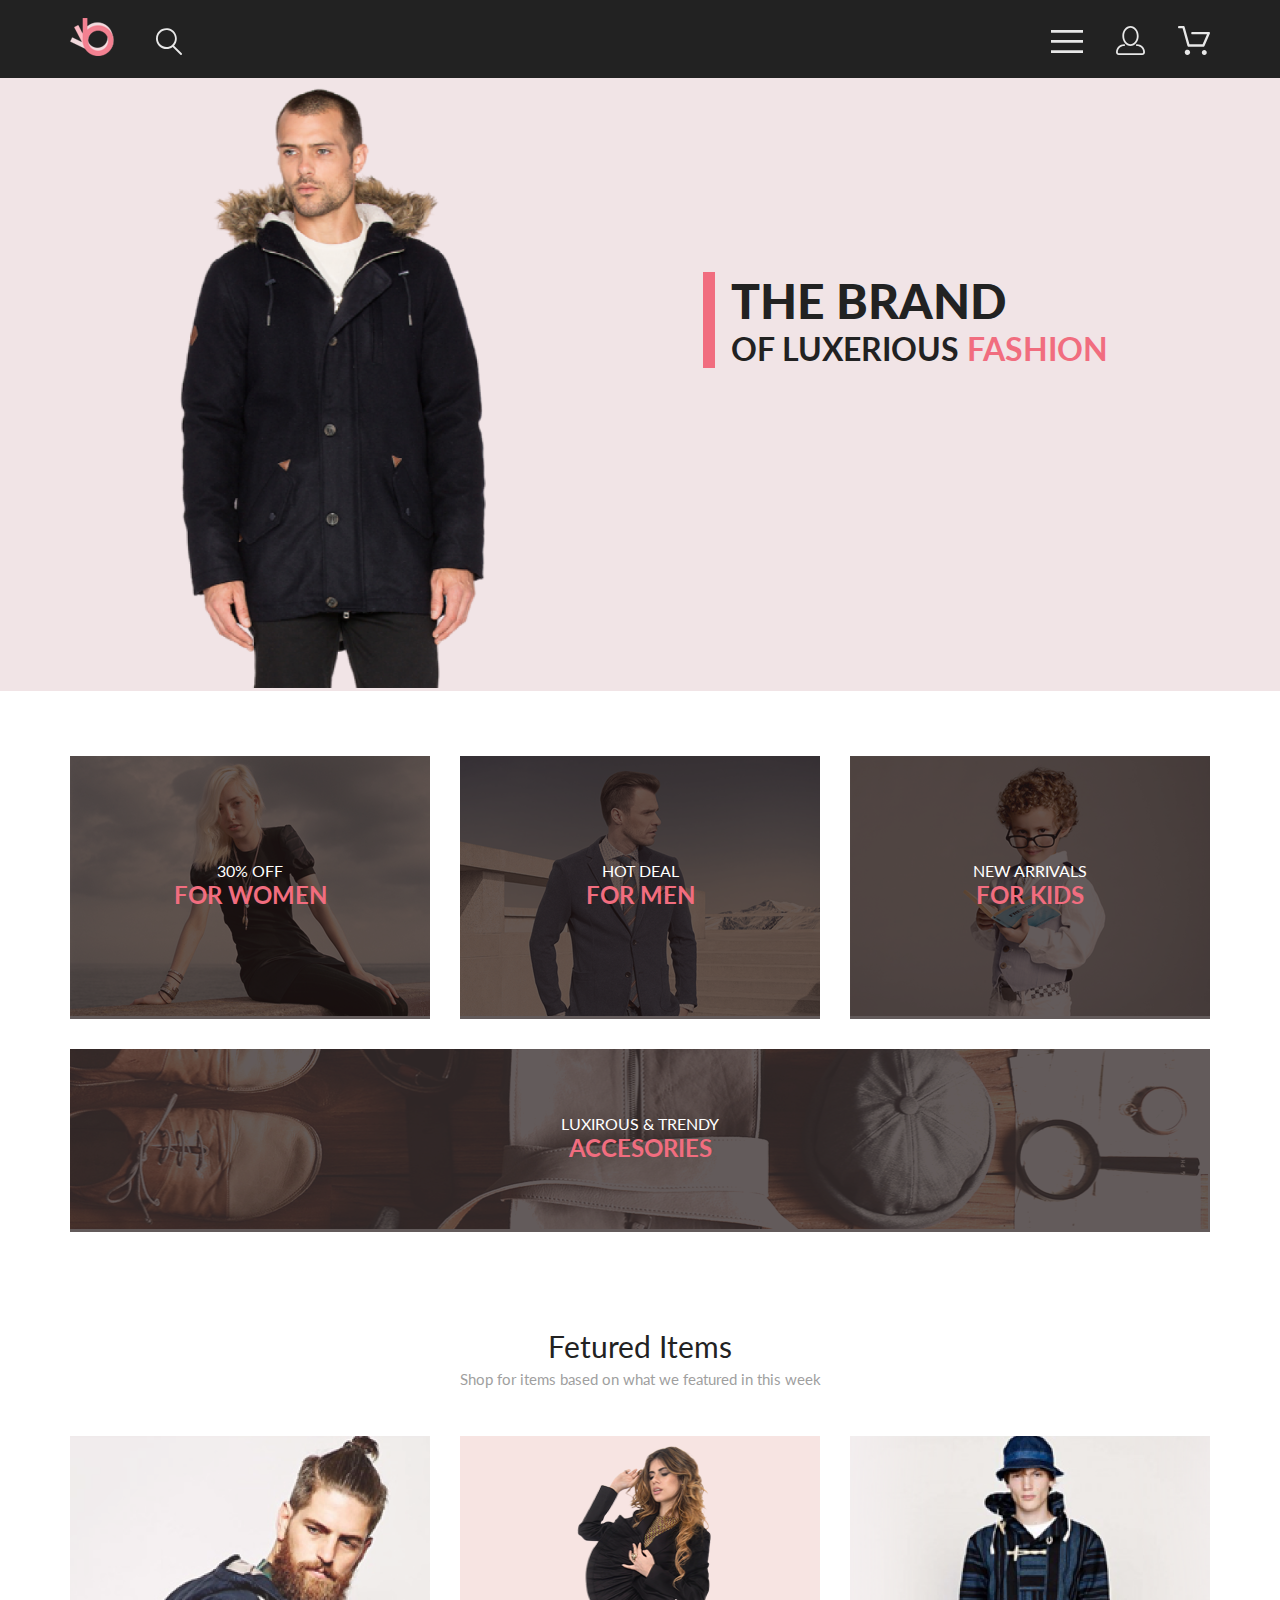
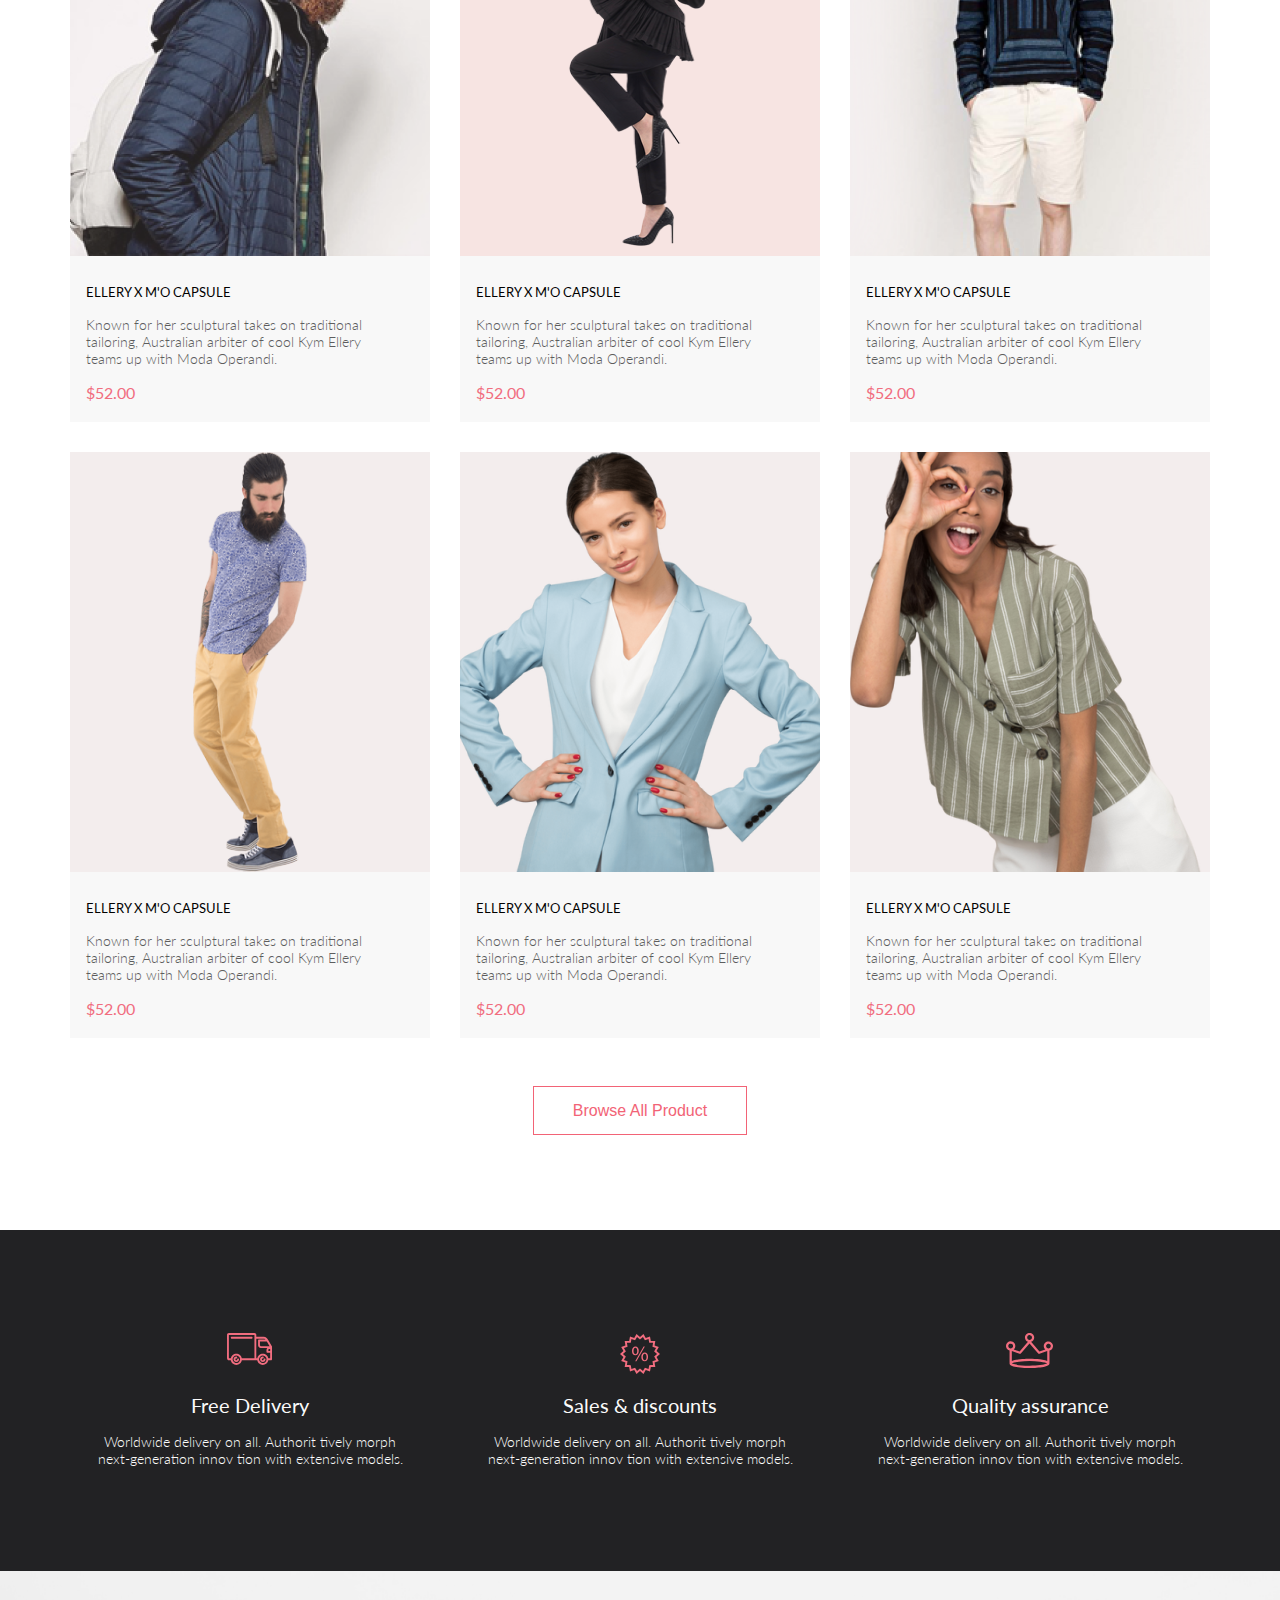
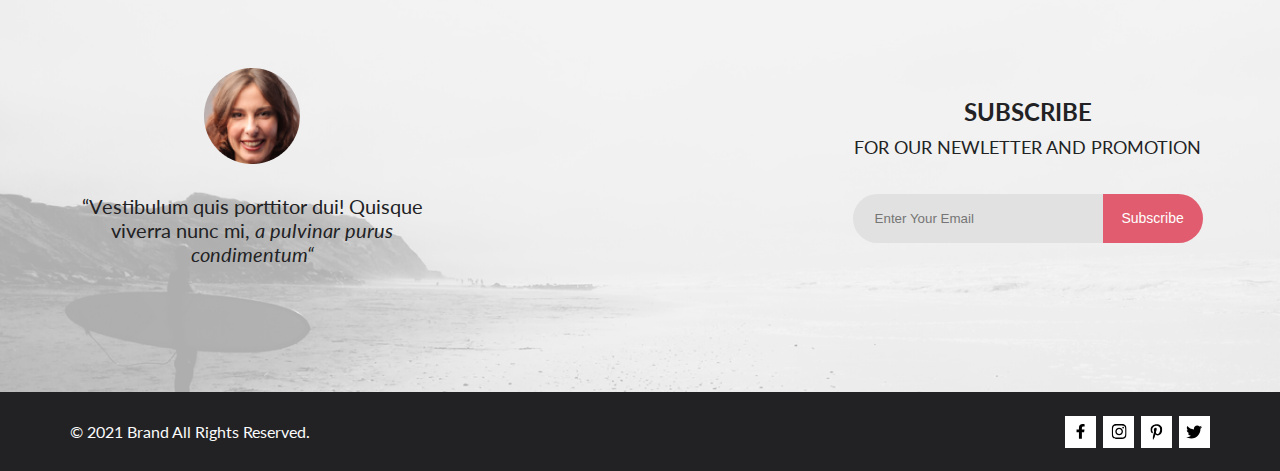
<file: index.html>
<!DOCTYPE html>
<html lang="en">
  <head>
    <meta charset="UTF-8" />
    <meta name="viewport" content="width=device-width, initial-scale=1.0" />
    <title>Luxerious fashion</title>
    <link rel="preconnect" href="https://fonts.googleapis.com" />
    <link rel="preconnect" href="https://fonts.gstatic.com" crossorigin />
    <link
      href="https://fonts.googleapis.com/css2?family=Lato:wght@300;400;700;900&display=swap"
      rel="stylesheet"
    />
    <link rel="stylesheet" href="./scss/style.css" />
  </head>

  <body>
    <div class="header center__header">
      <div class="flex__header">
        <div class="left__header">
          <a class="header__logo" href="#"
            ><img src="img/logo.png" alt="logo"
          /></a>
          <svg
            class="header__search"
            xmlns="http://www.w3.org/2000/svg"
            width="27"
            height="28"
            viewBox="0 0 27 28"
            fill="none"
          >
            <path
              d="M19.0589 17.6251C20.6705 15.865 21.6275 13.6039 21.769 11.2216C21.9106 8.83932 21.2281 6.48088 19.8362 4.54232C18.4443 2.60377 16.4278 1.20318 14.1252 0.575765C11.8227 -0.0516554 9.37437 0.132305 7.19143 1.09675C5.0085 2.0612 3.22389 3.74739 2.1373 5.87217C1.05071 7.99695 0.728322 10.4309 1.22426 12.7653C1.72021 15.0997 3.00428 17.1923 4.86085 18.6919C6.71741 20.1914 9.0334 21.0064 11.4199 21.0001C13.6723 21.0031 15.8638 20.2691 17.6599 18.9101L25.4079 26.7171C25.4934 26.8061 25.5958 26.8772 25.7091 26.9261C25.8225 26.9751 25.9444 27.0009 26.0679 27.0021C26.1916 27.0024 26.314 26.9773 26.4276 26.9283C26.5411 26.8793 26.6434 26.8074 26.7279 26.7171C26.9018 26.5362 26.999 26.295 26.999 26.0441C26.999 25.7931 26.9018 25.5519 26.7279 25.371L19.0589 17.6251ZM2.88589 10.5001C2.89873 8.81477 3.41021 7.17101 4.35586 5.776C5.30151 4.38098 6.63899 3.29715 8.1997 2.66114C9.76042 2.02513 11.4745 1.86542 13.1258 2.20213C14.7772 2.53884 16.2919 3.3569 17.479 4.55319C18.6661 5.74948 19.4725 7.27044 19.7965 8.92433C20.1204 10.5782 19.9475 12.291 19.2995 13.8468C18.6515 15.4026 17.5574 16.7316 16.1551 17.6665C14.7529 18.6014 13.1052 19.1002 11.4199 19.1C9.14843 19.0892 6.97409 18.1775 5.3741 16.5652C3.77412 14.9528 2.87924 12.7715 2.88589 10.5001Z"
              fill="#E8E8E8"
            />
          </svg>
        </div>
        <div class="right__header">
          <svg
            xmlns="http://www.w3.org/2000/svg"
            width="159"
            height="29"
            viewBox="0 0 159 29"
            fill="none"
          >
            <path
              d="M0 27V24.31H32V27H0ZM0 16.76V14.07H32V16.76H0ZM0 6.69V4H32V6.69H0Z"
              fill="#E8E8E8"
            />
            <path
              d="M79.5 19.937C84 19.937 87.656 15.464 87.656 9.968C87.656 4.472 84 0 79.5 0C78.3631 0.0217413 77.2463 0.303398 76.2351 0.823397C75.2239 1.34339 74.3451 2.08794 73.666 3C72.1266 4.99573 71.3082 7.45381 71.344 9.974C71.344 15.465 75 19.937 79.5 19.937ZM79.5 1.813C83 1.813 85.844 5.472 85.844 9.969C85.844 14.466 82.998 18.125 79.5 18.125C76.002 18.125 73.156 14.465 73.155 9.969C73.154 5.473 76 1.813 79.5 1.813ZM85.844 18.125C85.6036 18.125 85.373 18.2205 85.203 18.3905C85.033 18.5605 84.9375 18.7911 84.9375 19.0315C84.9375 19.2719 85.033 19.5025 85.203 19.6725C85.373 19.8425 85.6036 19.938 85.844 19.938C87.526 19.9399 89.1386 20.6088 90.3279 21.7982C91.5172 22.9875 92.1861 24.6 92.188 26.282C92.1875 26.5221 92.0918 26.7523 91.922 26.9221C91.7522 27.0918 91.5221 27.1875 91.282 27.188H67.72C67.4798 27.1875 67.2497 27.0918 67.08 26.9221C66.9102 26.7523 66.8145 26.5221 66.814 26.282C66.8161 24.6001 67.4852 22.9877 68.6744 21.7985C69.8637 20.6092 71.4761 19.9401 73.158 19.938C73.3982 19.938 73.6287 19.8425 73.7986 19.6726C73.9685 19.5027 74.064 19.2723 74.064 19.032C74.064 18.7917 73.9685 18.5613 73.7986 18.3914C73.6287 18.2215 73.3982 18.126 73.158 18.126C70.9954 18.1279 68.922 18.9875 67.3926 20.5164C65.8631 22.0453 65.0026 24.1185 65 26.281C65.0008 27.0019 65.2875 27.693 65.7972 28.2027C66.307 28.7125 66.9981 28.9992 67.719 29H91.282C92.0027 28.9989 92.6936 28.7121 93.2031 28.2024C93.7126 27.6927 93.9992 27.0017 94 26.281C93.9974 24.1187 93.1372 22.0457 91.6083 20.5168C90.0793 18.9878 88.0063 18.1276 85.844 18.125Z"
              fill="#E8E8E8"
            />
            <path
              d="M153.201 29C152.553 28.9738 151.942 28.6948 151.497 28.2227C151.053 27.7506 150.811 27.1232 150.824 26.475C150.838 25.8269 151.104 25.2097 151.567 24.7559C152.03 24.3022 152.653 24.048 153.301 24.048C153.949 24.048 154.572 24.3022 155.035 24.7559C155.498 25.2097 155.764 25.8269 155.777 26.475C155.791 27.1232 155.549 27.7506 155.105 28.2227C154.66 28.6948 154.049 28.9738 153.401 29H153.201ZM133.753 26.32C133.753 25.79 133.91 25.2718 134.205 24.8311C134.499 24.3904 134.918 24.0469 135.407 23.844C135.897 23.6412 136.436 23.5881 136.956 23.6915C137.476 23.7949 137.953 24.0502 138.328 24.425C138.703 24.7998 138.958 25.2773 139.062 25.7972C139.165 26.317 139.112 26.8559 138.909 27.3456C138.706 27.8353 138.363 28.2539 137.922 28.5483C137.481 28.8428 136.963 29 136.433 29C136.081 29.0003 135.732 28.9311 135.407 28.7966C135.081 28.662 134.786 28.4646 134.537 28.2158C134.288 27.9669 134.09 27.6713 133.955 27.3461C133.82 27.0208 133.751 26.6721 133.751 26.32H133.753ZM137.553 20.686C137.294 20.6868 137.041 20.6024 136.834 20.4457C136.627 20.2891 136.478 20.0689 136.408 19.819L131.575 2.36401H128.182C127.869 2.36401 127.568 2.23947 127.346 2.01781C127.125 1.79614 127 1.49549 127 1.18201C127 0.868519 127.125 0.567873 127.346 0.346205C127.568 0.124537 127.869 5.81268e-06 128.182 5.81268e-06H132.463C132.723 -0.00080736 132.975 0.0837201 133.182 0.240568C133.388 0.397416 133.538 0.617884 133.607 0.868006L138.44 18.323H151.618L156.001 8.27501H141.401C141.243 8.27961 141.085 8.25242 140.938 8.19507C140.79 8.13771 140.656 8.05134 140.542 7.94108C140.429 7.83082 140.339 7.69891 140.277 7.55315C140.215 7.40739 140.184 7.25075 140.184 7.0925C140.184 6.93426 140.215 6.77762 140.277 6.63186C140.339 6.4861 140.429 6.35419 140.542 6.24393C140.656 6.13367 140.79 6.0473 140.938 5.98994C141.085 5.93259 141.243 5.90541 141.401 5.91001H157.814C158.01 5.90996 158.202 5.95866 158.374 6.05172C158.547 6.14478 158.693 6.27926 158.8 6.44301C158.908 6.60729 158.973 6.79569 158.991 6.99145C159.008 7.18721 158.977 7.38424 158.9 7.565L153.495 19.977C153.403 20.1876 153.251 20.3668 153.058 20.4927C152.866 20.6186 152.641 20.6858 152.411 20.686H137.553Z"
              fill="#E8E8E8"
            />
          </svg>
        </div>
        <div class="right__headerMobile">
          <svg
            xmlns="http://www.w3.org/2000/svg"
            width="32"
            height="23"
            viewBox="0 0 32 23"
            fill="none"
          >
            <path
              d="M0 23V20.31H32V23H0ZM0 12.76V10.07H32V12.76H0ZM0 2.69V0H32V2.69H0Z"
              fill="#E8E8E8"
            />
          </svg>
        </div>
      </div>
    </div>
    <div class="cover center">
      <div class="image__cover">
        <img class="foto__model" src="img/promo.png" alt="foto model" />
      </div>
      <header class="heading__cover">
        <div class="title__block">
          <h1 class="title__cover">THE BRAND</h1>
          <h2 class="subtitle__cover">
            OF LUXERIOUS <span class="subtitle__pink">FASHION</span>
          </h2>
        </div>
      </header>
    </div>
    <div class="first__content center">
      <div class="item__content content1">
        <img
          class="image__content1"
          src="img/foto_content1.png"
          alt="foto content"
        />
        <div class="text__content">
          <div class="text__block">
            30% OFF <br />
            <span class="text__pink">FOR WOMEN</span>
          </div>
        </div>
      </div>
      <div class="item__content content2">
        <img
          class="image__content2"
          src="img/foto_content2.png"
          alt="foto content"
        />
        <div class="text__content">
          <div class="text__block">
            HOT DEAL <br />
            <span class="text__pink">FOR MEN</span>
          </div>
        </div>
      </div>
      <div class="item__content content3">
        <img
          class="image__content3"
          src="img/foto_content3.png"
          alt="foto content"
        />
        <div class="text__content">
          <div class="text__block">
            NEW ARRIVALS <br />
            <span class="text__pink">FOR KIDS</span>
          </div>
        </div>
      </div>
      <div class="item__content horisontal">
        <img
          class="image__content4"
          src="img/foto_content4.png"
          alt="foto content"
        />
        <div class="text__content">
          <div class="text__block long__block">
            LUXIROUS & TRENDY <br />
            <span class="text__pink">ACCESORIES</span>
          </div>
        </div>
      </div>
    </div>

    <section class="second__content center">
      <header class="second__heading flex__second">
        <h2 class="second__title">Fetured Items</h2>
        <p class="title__text">
          Shop for items based on what we featured in this week
        </p>
      </header>
      <div class="product__board">
        <div class="product__block">
          <div class="product__foto">
            <img src="img/second_content1.png" alt="foto content" />
            <div class="product__background"></div>
            <div class="add__cart">
              <svg
                xmlns="http://www.w3.org/2000/svg"
                width="27"
                height="25"
                viewBox="0 0 27 25"
                fill="none"
              >
                <path
                  d="M21.9521 23.2662H21.8397C21.2306 23.2662 20.7188 22.7666 20.6746 22.1289C20.6302 21.4602 21.1187 20.8781 21.7637 20.8341C21.7891 20.8324 21.8156 20.8315 21.8417 20.8315C22.4587 20.8315 22.9755 21.3214 23.0213 21.9482C23.0331 22.1967 22.9926 22.5509 22.7371 22.8434L22.7312 22.8502L22.7254 22.8571C22.5287 23.0907 22.2619 23.2316 21.9521 23.2662ZM8.22003 23.2599C7.56946 23.2599 7.04022 22.7169 7.04022 22.0496C7.04022 21.3827 7.56946 20.8401 8.22003 20.8401C8.87061 20.8401 9.39984 21.3827 9.39984 22.0496C9.39984 22.7169 8.87061 23.2599 8.22003 23.2599Z"
                  fill="white"
                />
                <path
                  d="M21.8765 22.2662C21.9215 22.2549 21.9428 22.2339 21.9605 22.2129C21.9683 22.2037 21.9761 22.1946 21.9839 22.1855C22.0204 22.1438 22.0237 22.0553 22.0229 22.0105C22.0097 21.9044 21.9189 21.8315 21.8417 21.8315C21.838 21.8315 21.8341 21.8317 21.8317 21.8318C21.7536 21.8372 21.6658 21.9409 21.6724 22.0625C21.6818 22.1793 21.7679 22.2662 21.8397 22.2662H21.8765ZM8.22003 22.2599C8.31921 22.2599 8.39984 22.1655 8.39984 22.0496C8.39984 21.9341 8.31921 21.8401 8.22003 21.8401C8.12091 21.8401 8.04022 21.9341 8.04022 22.0496C8.04022 22.1655 8.12091 22.2599 8.22003 22.2599ZM21.9999 24.2662C21.9522 24.2662 21.8883 24.2662 21.8397 24.2662C20.7021 24.2662 19.7571 23.3545 19.677 22.198C19.5969 20.9929 20.4942 19.9183 21.6957 19.8364C21.7446 19.8331 21.7933 19.8315 21.8417 19.8315C22.9804 19.8315 23.9418 20.7324 24.0195 21.8884C24.051 22.4915 23.8746 23.0612 23.4903 23.5012C23.106 23.9575 22.5768 24.2177 21.9999 24.2662ZM8.22003 24.2599C7.01581 24.2599 6.04022 23.2709 6.04022 22.0496C6.04022 20.8291 7.01581 19.8401 8.22003 19.8401C9.42419 19.8401 10.3998 20.8291 10.3998 22.0496C10.3998 23.2709 9.42419 24.2599 8.22003 24.2599ZM21.1989 17.3938H9.13354C8.70062 17.3938 8.31635 17.1005 8.2038 16.6775L4.27802 2.24768H1.52222C0.993896 2.24768 0.561035 1.80859 0.561035 1.27039C0.561035 0.733032 0.993896 0.292969 1.52222 0.292969H4.99982C5.43182 0.292969 5.8161 0.586304 5.92859 1.01025L9.85443 15.4391H20.5581L24.1149 7.13379H12.2583C11.7291 7.13379 11.2962 6.69373 11.2962 6.15649C11.2962 5.61914 11.7291 5.17908 12.2583 5.17908H25.5891C25.9095 5.17908 26.2146 5.34192 26.3901 5.61914C26.5665 5.89539 26.5989 6.23743 26.4702 6.547L22.08 16.807C21.9198 17.1653 21.5832 17.3938 21.1989 17.3938Z"
                  fill="white"
                />
                <path
                  d="M21.8765 22.2662C21.9215 22.2549 21.9428 22.2339 21.9605 22.2129C21.9683 22.2037 21.9761 22.1946 21.9839 22.1855C22.0204 22.1438 22.0237 22.0553 22.0229 22.0105C22.0097 21.9044 21.9189 21.8315 21.8417 21.8315C21.838 21.8315 21.8341 21.8317 21.8317 21.8318C21.7536 21.8372 21.6658 21.9409 21.6724 22.0625C21.6818 22.1793 21.7679 22.2662 21.8397 22.2662H21.8765ZM8.22003 22.2599C8.31921 22.2599 8.39984 22.1655 8.39984 22.0496C8.39984 21.9341 8.31921 21.8401 8.22003 21.8401C8.12091 21.8401 8.04022 21.9341 8.04022 22.0496C8.04022 22.1655 8.12091 22.2599 8.22003 22.2599ZM21.9999 24.2662C21.9522 24.2662 21.8883 24.2662 21.8397 24.2662C20.7021 24.2662 19.7571 23.3545 19.677 22.198C19.5969 20.9929 20.4942 19.9183 21.6957 19.8364C21.7446 19.8331 21.7933 19.8315 21.8417 19.8315C22.9804 19.8315 23.9418 20.7324 24.0195 21.8884C24.051 22.4915 23.8746 23.0612 23.4903 23.5012C23.106 23.9575 22.5768 24.2177 21.9999 24.2662ZM8.22003 24.2599C7.01581 24.2599 6.04022 23.2709 6.04022 22.0496C6.04022 20.8291 7.01581 19.8401 8.22003 19.8401C9.42419 19.8401 10.3998 20.8291 10.3998 22.0496C10.3998 23.2709 9.42419 24.2599 8.22003 24.2599ZM21.1989 17.3938H9.13354C8.70062 17.3938 8.31635 17.1005 8.2038 16.6775L4.27802 2.24768H1.52222C0.993896 2.24768 0.561035 1.80859 0.561035 1.27039C0.561035 0.733032 0.993896 0.292969 1.52222 0.292969H4.99982C5.43182 0.292969 5.8161 0.586304 5.92859 1.01025L9.85443 15.4391H20.5581L24.1149 7.13379H12.2583C11.7291 7.13379 11.2962 6.69373 11.2962 6.15649C11.2962 5.61914 11.7291 5.17908 12.2583 5.17908H25.5891C25.9095 5.17908 26.2146 5.34192 26.3901 5.61914C26.5665 5.89539 26.5989 6.23743 26.4702 6.547L22.08 16.807C21.9198 17.1653 21.5832 17.3938 21.1989 17.3938Z"
                  fill="white"
                />
              </svg>
              <p class="text__cart">Add to Cart</p>
            </div>
          </div>
          <article class="product__description">
            <h4 class="title__description">ELLERY X M'O CAPSULE</h4>
            <p class="text__description">
              Known for her sculptural takes on&nbsp;traditional tailoring,
              Australian arbiter of&nbsp;cool Kym Ellery teams up&nbsp;with Moda
              Operandi.
            </p>
            <p class="price">$52.00</p>
          </article>
        </div>
        <div class="product__block">
          <div class="product__foto">
            <img src="img/second_content2.png" alt="foto content" />
            <div class="product__background"></div>
            <div class="add__cart">
              <svg
                xmlns="http://www.w3.org/2000/svg"
                width="27"
                height="25"
                viewBox="0 0 27 25"
                fill="none"
              >
                <path
                  d="M21.9521 23.2662H21.8397C21.2306 23.2662 20.7188 22.7666 20.6746 22.1289C20.6302 21.4602 21.1187 20.8781 21.7637 20.8341C21.7891 20.8324 21.8156 20.8315 21.8417 20.8315C22.4587 20.8315 22.9755 21.3214 23.0213 21.9482C23.0331 22.1967 22.9926 22.5509 22.7371 22.8434L22.7312 22.8502L22.7254 22.8571C22.5287 23.0907 22.2619 23.2316 21.9521 23.2662ZM8.22003 23.2599C7.56946 23.2599 7.04022 22.7169 7.04022 22.0496C7.04022 21.3827 7.56946 20.8401 8.22003 20.8401C8.87061 20.8401 9.39984 21.3827 9.39984 22.0496C9.39984 22.7169 8.87061 23.2599 8.22003 23.2599Z"
                  fill="white"
                />
                <path
                  d="M21.8765 22.2662C21.9215 22.2549 21.9428 22.2339 21.9605 22.2129C21.9683 22.2037 21.9761 22.1946 21.9839 22.1855C22.0204 22.1438 22.0237 22.0553 22.0229 22.0105C22.0097 21.9044 21.9189 21.8315 21.8417 21.8315C21.838 21.8315 21.8341 21.8317 21.8317 21.8318C21.7536 21.8372 21.6658 21.9409 21.6724 22.0625C21.6818 22.1793 21.7679 22.2662 21.8397 22.2662H21.8765ZM8.22003 22.2599C8.31921 22.2599 8.39984 22.1655 8.39984 22.0496C8.39984 21.9341 8.31921 21.8401 8.22003 21.8401C8.12091 21.8401 8.04022 21.9341 8.04022 22.0496C8.04022 22.1655 8.12091 22.2599 8.22003 22.2599ZM21.9999 24.2662C21.9522 24.2662 21.8883 24.2662 21.8397 24.2662C20.7021 24.2662 19.7571 23.3545 19.677 22.198C19.5969 20.9929 20.4942 19.9183 21.6957 19.8364C21.7446 19.8331 21.7933 19.8315 21.8417 19.8315C22.9804 19.8315 23.9418 20.7324 24.0195 21.8884C24.051 22.4915 23.8746 23.0612 23.4903 23.5012C23.106 23.9575 22.5768 24.2177 21.9999 24.2662ZM8.22003 24.2599C7.01581 24.2599 6.04022 23.2709 6.04022 22.0496C6.04022 20.8291 7.01581 19.8401 8.22003 19.8401C9.42419 19.8401 10.3998 20.8291 10.3998 22.0496C10.3998 23.2709 9.42419 24.2599 8.22003 24.2599ZM21.1989 17.3938H9.13354C8.70062 17.3938 8.31635 17.1005 8.2038 16.6775L4.27802 2.24768H1.52222C0.993896 2.24768 0.561035 1.80859 0.561035 1.27039C0.561035 0.733032 0.993896 0.292969 1.52222 0.292969H4.99982C5.43182 0.292969 5.8161 0.586304 5.92859 1.01025L9.85443 15.4391H20.5581L24.1149 7.13379H12.2583C11.7291 7.13379 11.2962 6.69373 11.2962 6.15649C11.2962 5.61914 11.7291 5.17908 12.2583 5.17908H25.5891C25.9095 5.17908 26.2146 5.34192 26.3901 5.61914C26.5665 5.89539 26.5989 6.23743 26.4702 6.547L22.08 16.807C21.9198 17.1653 21.5832 17.3938 21.1989 17.3938Z"
                  fill="white"
                />
                <path
                  d="M21.8765 22.2662C21.9215 22.2549 21.9428 22.2339 21.9605 22.2129C21.9683 22.2037 21.9761 22.1946 21.9839 22.1855C22.0204 22.1438 22.0237 22.0553 22.0229 22.0105C22.0097 21.9044 21.9189 21.8315 21.8417 21.8315C21.838 21.8315 21.8341 21.8317 21.8317 21.8318C21.7536 21.8372 21.6658 21.9409 21.6724 22.0625C21.6818 22.1793 21.7679 22.2662 21.8397 22.2662H21.8765ZM8.22003 22.2599C8.31921 22.2599 8.39984 22.1655 8.39984 22.0496C8.39984 21.9341 8.31921 21.8401 8.22003 21.8401C8.12091 21.8401 8.04022 21.9341 8.04022 22.0496C8.04022 22.1655 8.12091 22.2599 8.22003 22.2599ZM21.9999 24.2662C21.9522 24.2662 21.8883 24.2662 21.8397 24.2662C20.7021 24.2662 19.7571 23.3545 19.677 22.198C19.5969 20.9929 20.4942 19.9183 21.6957 19.8364C21.7446 19.8331 21.7933 19.8315 21.8417 19.8315C22.9804 19.8315 23.9418 20.7324 24.0195 21.8884C24.051 22.4915 23.8746 23.0612 23.4903 23.5012C23.106 23.9575 22.5768 24.2177 21.9999 24.2662ZM8.22003 24.2599C7.01581 24.2599 6.04022 23.2709 6.04022 22.0496C6.04022 20.8291 7.01581 19.8401 8.22003 19.8401C9.42419 19.8401 10.3998 20.8291 10.3998 22.0496C10.3998 23.2709 9.42419 24.2599 8.22003 24.2599ZM21.1989 17.3938H9.13354C8.70062 17.3938 8.31635 17.1005 8.2038 16.6775L4.27802 2.24768H1.52222C0.993896 2.24768 0.561035 1.80859 0.561035 1.27039C0.561035 0.733032 0.993896 0.292969 1.52222 0.292969H4.99982C5.43182 0.292969 5.8161 0.586304 5.92859 1.01025L9.85443 15.4391H20.5581L24.1149 7.13379H12.2583C11.7291 7.13379 11.2962 6.69373 11.2962 6.15649C11.2962 5.61914 11.7291 5.17908 12.2583 5.17908H25.5891C25.9095 5.17908 26.2146 5.34192 26.3901 5.61914C26.5665 5.89539 26.5989 6.23743 26.4702 6.547L22.08 16.807C21.9198 17.1653 21.5832 17.3938 21.1989 17.3938Z"
                  fill="white"
                />
              </svg>
              <p class="text__cart">Add to Cart</p>
            </div>
          </div>

          <div class="product__description">
            <h4 class="title__description">ELLERY X M'O CAPSULE</h4>
            <p class="text__description">
              Known for her sculptural takes on&nbsp;traditional tailoring,
              Australian arbiter of&nbsp;cool Kym Ellery teams up&nbsp;with Moda
              Operandi.
            </p>
            <p class="price">$52.00</p>
          </div>
        </div>
        <div class="product__block">
          <div class="product__foto">
            <img src="img/second_content3.png" alt="foto content" />
            <div class="product__background"></div>
            <div class="add__cart">
              <svg
                xmlns="http://www.w3.org/2000/svg"
                width="27"
                height="25"
                viewBox="0 0 27 25"
                fill="none"
              >
                <path
                  d="M21.9521 23.2662H21.8397C21.2306 23.2662 20.7188 22.7666 20.6746 22.1289C20.6302 21.4602 21.1187 20.8781 21.7637 20.8341C21.7891 20.8324 21.8156 20.8315 21.8417 20.8315C22.4587 20.8315 22.9755 21.3214 23.0213 21.9482C23.0331 22.1967 22.9926 22.5509 22.7371 22.8434L22.7312 22.8502L22.7254 22.8571C22.5287 23.0907 22.2619 23.2316 21.9521 23.2662ZM8.22003 23.2599C7.56946 23.2599 7.04022 22.7169 7.04022 22.0496C7.04022 21.3827 7.56946 20.8401 8.22003 20.8401C8.87061 20.8401 9.39984 21.3827 9.39984 22.0496C9.39984 22.7169 8.87061 23.2599 8.22003 23.2599Z"
                  fill="white"
                />
                <path
                  d="M21.8765 22.2662C21.9215 22.2549 21.9428 22.2339 21.9605 22.2129C21.9683 22.2037 21.9761 22.1946 21.9839 22.1855C22.0204 22.1438 22.0237 22.0553 22.0229 22.0105C22.0097 21.9044 21.9189 21.8315 21.8417 21.8315C21.838 21.8315 21.8341 21.8317 21.8317 21.8318C21.7536 21.8372 21.6658 21.9409 21.6724 22.0625C21.6818 22.1793 21.7679 22.2662 21.8397 22.2662H21.8765ZM8.22003 22.2599C8.31921 22.2599 8.39984 22.1655 8.39984 22.0496C8.39984 21.9341 8.31921 21.8401 8.22003 21.8401C8.12091 21.8401 8.04022 21.9341 8.04022 22.0496C8.04022 22.1655 8.12091 22.2599 8.22003 22.2599ZM21.9999 24.2662C21.9522 24.2662 21.8883 24.2662 21.8397 24.2662C20.7021 24.2662 19.7571 23.3545 19.677 22.198C19.5969 20.9929 20.4942 19.9183 21.6957 19.8364C21.7446 19.8331 21.7933 19.8315 21.8417 19.8315C22.9804 19.8315 23.9418 20.7324 24.0195 21.8884C24.051 22.4915 23.8746 23.0612 23.4903 23.5012C23.106 23.9575 22.5768 24.2177 21.9999 24.2662ZM8.22003 24.2599C7.01581 24.2599 6.04022 23.2709 6.04022 22.0496C6.04022 20.8291 7.01581 19.8401 8.22003 19.8401C9.42419 19.8401 10.3998 20.8291 10.3998 22.0496C10.3998 23.2709 9.42419 24.2599 8.22003 24.2599ZM21.1989 17.3938H9.13354C8.70062 17.3938 8.31635 17.1005 8.2038 16.6775L4.27802 2.24768H1.52222C0.993896 2.24768 0.561035 1.80859 0.561035 1.27039C0.561035 0.733032 0.993896 0.292969 1.52222 0.292969H4.99982C5.43182 0.292969 5.8161 0.586304 5.92859 1.01025L9.85443 15.4391H20.5581L24.1149 7.13379H12.2583C11.7291 7.13379 11.2962 6.69373 11.2962 6.15649C11.2962 5.61914 11.7291 5.17908 12.2583 5.17908H25.5891C25.9095 5.17908 26.2146 5.34192 26.3901 5.61914C26.5665 5.89539 26.5989 6.23743 26.4702 6.547L22.08 16.807C21.9198 17.1653 21.5832 17.3938 21.1989 17.3938Z"
                  fill="white"
                />
                <path
                  d="M21.8765 22.2662C21.9215 22.2549 21.9428 22.2339 21.9605 22.2129C21.9683 22.2037 21.9761 22.1946 21.9839 22.1855C22.0204 22.1438 22.0237 22.0553 22.0229 22.0105C22.0097 21.9044 21.9189 21.8315 21.8417 21.8315C21.838 21.8315 21.8341 21.8317 21.8317 21.8318C21.7536 21.8372 21.6658 21.9409 21.6724 22.0625C21.6818 22.1793 21.7679 22.2662 21.8397 22.2662H21.8765ZM8.22003 22.2599C8.31921 22.2599 8.39984 22.1655 8.39984 22.0496C8.39984 21.9341 8.31921 21.8401 8.22003 21.8401C8.12091 21.8401 8.04022 21.9341 8.04022 22.0496C8.04022 22.1655 8.12091 22.2599 8.22003 22.2599ZM21.9999 24.2662C21.9522 24.2662 21.8883 24.2662 21.8397 24.2662C20.7021 24.2662 19.7571 23.3545 19.677 22.198C19.5969 20.9929 20.4942 19.9183 21.6957 19.8364C21.7446 19.8331 21.7933 19.8315 21.8417 19.8315C22.9804 19.8315 23.9418 20.7324 24.0195 21.8884C24.051 22.4915 23.8746 23.0612 23.4903 23.5012C23.106 23.9575 22.5768 24.2177 21.9999 24.2662ZM8.22003 24.2599C7.01581 24.2599 6.04022 23.2709 6.04022 22.0496C6.04022 20.8291 7.01581 19.8401 8.22003 19.8401C9.42419 19.8401 10.3998 20.8291 10.3998 22.0496C10.3998 23.2709 9.42419 24.2599 8.22003 24.2599ZM21.1989 17.3938H9.13354C8.70062 17.3938 8.31635 17.1005 8.2038 16.6775L4.27802 2.24768H1.52222C0.993896 2.24768 0.561035 1.80859 0.561035 1.27039C0.561035 0.733032 0.993896 0.292969 1.52222 0.292969H4.99982C5.43182 0.292969 5.8161 0.586304 5.92859 1.01025L9.85443 15.4391H20.5581L24.1149 7.13379H12.2583C11.7291 7.13379 11.2962 6.69373 11.2962 6.15649C11.2962 5.61914 11.7291 5.17908 12.2583 5.17908H25.5891C25.9095 5.17908 26.2146 5.34192 26.3901 5.61914C26.5665 5.89539 26.5989 6.23743 26.4702 6.547L22.08 16.807C21.9198 17.1653 21.5832 17.3938 21.1989 17.3938Z"
                  fill="white"
                />
              </svg>
              <p class="text__cart">Add to Cart</p>
            </div>
          </div>
          <article class="product__description">
            <h4 class="title__description">ELLERY X M'O CAPSULE</h4>
            <p class="text__description">
              Known for her sculptural takes on&nbsp;traditional tailoring,
              Australian arbiter of&nbsp;cool Kym Ellery teams up&nbsp;with Moda
              Operandi.
            </p>
            <p class="price">$52.00</p>
          </article>
        </div>
        <div class="product__block">
          <div class="product__foto">
            <img src="img/second_content4.png" alt="foto content" />
            <div class="product__background"></div>
            <div class="add__cart">
              <svg
                xmlns="http://www.w3.org/2000/svg"
                width="27"
                height="25"
                viewBox="0 0 27 25"
                fill="none"
              >
                <path
                  d="M21.9521 23.2662H21.8397C21.2306 23.2662 20.7188 22.7666 20.6746 22.1289C20.6302 21.4602 21.1187 20.8781 21.7637 20.8341C21.7891 20.8324 21.8156 20.8315 21.8417 20.8315C22.4587 20.8315 22.9755 21.3214 23.0213 21.9482C23.0331 22.1967 22.9926 22.5509 22.7371 22.8434L22.7312 22.8502L22.7254 22.8571C22.5287 23.0907 22.2619 23.2316 21.9521 23.2662ZM8.22003 23.2599C7.56946 23.2599 7.04022 22.7169 7.04022 22.0496C7.04022 21.3827 7.56946 20.8401 8.22003 20.8401C8.87061 20.8401 9.39984 21.3827 9.39984 22.0496C9.39984 22.7169 8.87061 23.2599 8.22003 23.2599Z"
                  fill="white"
                />
                <path
                  d="M21.8765 22.2662C21.9215 22.2549 21.9428 22.2339 21.9605 22.2129C21.9683 22.2037 21.9761 22.1946 21.9839 22.1855C22.0204 22.1438 22.0237 22.0553 22.0229 22.0105C22.0097 21.9044 21.9189 21.8315 21.8417 21.8315C21.838 21.8315 21.8341 21.8317 21.8317 21.8318C21.7536 21.8372 21.6658 21.9409 21.6724 22.0625C21.6818 22.1793 21.7679 22.2662 21.8397 22.2662H21.8765ZM8.22003 22.2599C8.31921 22.2599 8.39984 22.1655 8.39984 22.0496C8.39984 21.9341 8.31921 21.8401 8.22003 21.8401C8.12091 21.8401 8.04022 21.9341 8.04022 22.0496C8.04022 22.1655 8.12091 22.2599 8.22003 22.2599ZM21.9999 24.2662C21.9522 24.2662 21.8883 24.2662 21.8397 24.2662C20.7021 24.2662 19.7571 23.3545 19.677 22.198C19.5969 20.9929 20.4942 19.9183 21.6957 19.8364C21.7446 19.8331 21.7933 19.8315 21.8417 19.8315C22.9804 19.8315 23.9418 20.7324 24.0195 21.8884C24.051 22.4915 23.8746 23.0612 23.4903 23.5012C23.106 23.9575 22.5768 24.2177 21.9999 24.2662ZM8.22003 24.2599C7.01581 24.2599 6.04022 23.2709 6.04022 22.0496C6.04022 20.8291 7.01581 19.8401 8.22003 19.8401C9.42419 19.8401 10.3998 20.8291 10.3998 22.0496C10.3998 23.2709 9.42419 24.2599 8.22003 24.2599ZM21.1989 17.3938H9.13354C8.70062 17.3938 8.31635 17.1005 8.2038 16.6775L4.27802 2.24768H1.52222C0.993896 2.24768 0.561035 1.80859 0.561035 1.27039C0.561035 0.733032 0.993896 0.292969 1.52222 0.292969H4.99982C5.43182 0.292969 5.8161 0.586304 5.92859 1.01025L9.85443 15.4391H20.5581L24.1149 7.13379H12.2583C11.7291 7.13379 11.2962 6.69373 11.2962 6.15649C11.2962 5.61914 11.7291 5.17908 12.2583 5.17908H25.5891C25.9095 5.17908 26.2146 5.34192 26.3901 5.61914C26.5665 5.89539 26.5989 6.23743 26.4702 6.547L22.08 16.807C21.9198 17.1653 21.5832 17.3938 21.1989 17.3938Z"
                  fill="white"
                />
                <path
                  d="M21.8765 22.2662C21.9215 22.2549 21.9428 22.2339 21.9605 22.2129C21.9683 22.2037 21.9761 22.1946 21.9839 22.1855C22.0204 22.1438 22.0237 22.0553 22.0229 22.0105C22.0097 21.9044 21.9189 21.8315 21.8417 21.8315C21.838 21.8315 21.8341 21.8317 21.8317 21.8318C21.7536 21.8372 21.6658 21.9409 21.6724 22.0625C21.6818 22.1793 21.7679 22.2662 21.8397 22.2662H21.8765ZM8.22003 22.2599C8.31921 22.2599 8.39984 22.1655 8.39984 22.0496C8.39984 21.9341 8.31921 21.8401 8.22003 21.8401C8.12091 21.8401 8.04022 21.9341 8.04022 22.0496C8.04022 22.1655 8.12091 22.2599 8.22003 22.2599ZM21.9999 24.2662C21.9522 24.2662 21.8883 24.2662 21.8397 24.2662C20.7021 24.2662 19.7571 23.3545 19.677 22.198C19.5969 20.9929 20.4942 19.9183 21.6957 19.8364C21.7446 19.8331 21.7933 19.8315 21.8417 19.8315C22.9804 19.8315 23.9418 20.7324 24.0195 21.8884C24.051 22.4915 23.8746 23.0612 23.4903 23.5012C23.106 23.9575 22.5768 24.2177 21.9999 24.2662ZM8.22003 24.2599C7.01581 24.2599 6.04022 23.2709 6.04022 22.0496C6.04022 20.8291 7.01581 19.8401 8.22003 19.8401C9.42419 19.8401 10.3998 20.8291 10.3998 22.0496C10.3998 23.2709 9.42419 24.2599 8.22003 24.2599ZM21.1989 17.3938H9.13354C8.70062 17.3938 8.31635 17.1005 8.2038 16.6775L4.27802 2.24768H1.52222C0.993896 2.24768 0.561035 1.80859 0.561035 1.27039C0.561035 0.733032 0.993896 0.292969 1.52222 0.292969H4.99982C5.43182 0.292969 5.8161 0.586304 5.92859 1.01025L9.85443 15.4391H20.5581L24.1149 7.13379H12.2583C11.7291 7.13379 11.2962 6.69373 11.2962 6.15649C11.2962 5.61914 11.7291 5.17908 12.2583 5.17908H25.5891C25.9095 5.17908 26.2146 5.34192 26.3901 5.61914C26.5665 5.89539 26.5989 6.23743 26.4702 6.547L22.08 16.807C21.9198 17.1653 21.5832 17.3938 21.1989 17.3938Z"
                  fill="white"
                />
              </svg>
              <p class="text__cart">Add to Cart</p>
            </div>
          </div>
          <article class="product__description">
            <h4 class="title__description">ELLERY X M'O CAPSULE</h4>
            <p class="text__description">
              Known for her sculptural takes on&nbsp;traditional tailoring,
              Australian arbiter of&nbsp;cool Kym Ellery teams up&nbsp;with Moda
              Operandi.
            </p>
            <p class="price">$52.00</p>
          </article>
        </div>
        <div class="product__block">
          <div class="product__foto">
            <img src="img/second_conteny5.png" alt="foto content" />
            <div class="product__background"></div>
            <div class="add__cart">
              <svg
                xmlns="http://www.w3.org/2000/svg"
                width="27"
                height="25"
                viewBox="0 0 27 25"
                fill="none"
              >
                <path
                  d="M21.9521 23.2662H21.8397C21.2306 23.2662 20.7188 22.7666 20.6746 22.1289C20.6302 21.4602 21.1187 20.8781 21.7637 20.8341C21.7891 20.8324 21.8156 20.8315 21.8417 20.8315C22.4587 20.8315 22.9755 21.3214 23.0213 21.9482C23.0331 22.1967 22.9926 22.5509 22.7371 22.8434L22.7312 22.8502L22.7254 22.8571C22.5287 23.0907 22.2619 23.2316 21.9521 23.2662ZM8.22003 23.2599C7.56946 23.2599 7.04022 22.7169 7.04022 22.0496C7.04022 21.3827 7.56946 20.8401 8.22003 20.8401C8.87061 20.8401 9.39984 21.3827 9.39984 22.0496C9.39984 22.7169 8.87061 23.2599 8.22003 23.2599Z"
                  fill="white"
                />
                <path
                  d="M21.8765 22.2662C21.9215 22.2549 21.9428 22.2339 21.9605 22.2129C21.9683 22.2037 21.9761 22.1946 21.9839 22.1855C22.0204 22.1438 22.0237 22.0553 22.0229 22.0105C22.0097 21.9044 21.9189 21.8315 21.8417 21.8315C21.838 21.8315 21.8341 21.8317 21.8317 21.8318C21.7536 21.8372 21.6658 21.9409 21.6724 22.0625C21.6818 22.1793 21.7679 22.2662 21.8397 22.2662H21.8765ZM8.22003 22.2599C8.31921 22.2599 8.39984 22.1655 8.39984 22.0496C8.39984 21.9341 8.31921 21.8401 8.22003 21.8401C8.12091 21.8401 8.04022 21.9341 8.04022 22.0496C8.04022 22.1655 8.12091 22.2599 8.22003 22.2599ZM21.9999 24.2662C21.9522 24.2662 21.8883 24.2662 21.8397 24.2662C20.7021 24.2662 19.7571 23.3545 19.677 22.198C19.5969 20.9929 20.4942 19.9183 21.6957 19.8364C21.7446 19.8331 21.7933 19.8315 21.8417 19.8315C22.9804 19.8315 23.9418 20.7324 24.0195 21.8884C24.051 22.4915 23.8746 23.0612 23.4903 23.5012C23.106 23.9575 22.5768 24.2177 21.9999 24.2662ZM8.22003 24.2599C7.01581 24.2599 6.04022 23.2709 6.04022 22.0496C6.04022 20.8291 7.01581 19.8401 8.22003 19.8401C9.42419 19.8401 10.3998 20.8291 10.3998 22.0496C10.3998 23.2709 9.42419 24.2599 8.22003 24.2599ZM21.1989 17.3938H9.13354C8.70062 17.3938 8.31635 17.1005 8.2038 16.6775L4.27802 2.24768H1.52222C0.993896 2.24768 0.561035 1.80859 0.561035 1.27039C0.561035 0.733032 0.993896 0.292969 1.52222 0.292969H4.99982C5.43182 0.292969 5.8161 0.586304 5.92859 1.01025L9.85443 15.4391H20.5581L24.1149 7.13379H12.2583C11.7291 7.13379 11.2962 6.69373 11.2962 6.15649C11.2962 5.61914 11.7291 5.17908 12.2583 5.17908H25.5891C25.9095 5.17908 26.2146 5.34192 26.3901 5.61914C26.5665 5.89539 26.5989 6.23743 26.4702 6.547L22.08 16.807C21.9198 17.1653 21.5832 17.3938 21.1989 17.3938Z"
                  fill="white"
                />
                <path
                  d="M21.8765 22.2662C21.9215 22.2549 21.9428 22.2339 21.9605 22.2129C21.9683 22.2037 21.9761 22.1946 21.9839 22.1855C22.0204 22.1438 22.0237 22.0553 22.0229 22.0105C22.0097 21.9044 21.9189 21.8315 21.8417 21.8315C21.838 21.8315 21.8341 21.8317 21.8317 21.8318C21.7536 21.8372 21.6658 21.9409 21.6724 22.0625C21.6818 22.1793 21.7679 22.2662 21.8397 22.2662H21.8765ZM8.22003 22.2599C8.31921 22.2599 8.39984 22.1655 8.39984 22.0496C8.39984 21.9341 8.31921 21.8401 8.22003 21.8401C8.12091 21.8401 8.04022 21.9341 8.04022 22.0496C8.04022 22.1655 8.12091 22.2599 8.22003 22.2599ZM21.9999 24.2662C21.9522 24.2662 21.8883 24.2662 21.8397 24.2662C20.7021 24.2662 19.7571 23.3545 19.677 22.198C19.5969 20.9929 20.4942 19.9183 21.6957 19.8364C21.7446 19.8331 21.7933 19.8315 21.8417 19.8315C22.9804 19.8315 23.9418 20.7324 24.0195 21.8884C24.051 22.4915 23.8746 23.0612 23.4903 23.5012C23.106 23.9575 22.5768 24.2177 21.9999 24.2662ZM8.22003 24.2599C7.01581 24.2599 6.04022 23.2709 6.04022 22.0496C6.04022 20.8291 7.01581 19.8401 8.22003 19.8401C9.42419 19.8401 10.3998 20.8291 10.3998 22.0496C10.3998 23.2709 9.42419 24.2599 8.22003 24.2599ZM21.1989 17.3938H9.13354C8.70062 17.3938 8.31635 17.1005 8.2038 16.6775L4.27802 2.24768H1.52222C0.993896 2.24768 0.561035 1.80859 0.561035 1.27039C0.561035 0.733032 0.993896 0.292969 1.52222 0.292969H4.99982C5.43182 0.292969 5.8161 0.586304 5.92859 1.01025L9.85443 15.4391H20.5581L24.1149 7.13379H12.2583C11.7291 7.13379 11.2962 6.69373 11.2962 6.15649C11.2962 5.61914 11.7291 5.17908 12.2583 5.17908H25.5891C25.9095 5.17908 26.2146 5.34192 26.3901 5.61914C26.5665 5.89539 26.5989 6.23743 26.4702 6.547L22.08 16.807C21.9198 17.1653 21.5832 17.3938 21.1989 17.3938Z"
                  fill="white"
                />
              </svg>
              <p class="text__cart">Add to Cart</p>
            </div>
          </div>
          <article class="product__description">
            <h4 class="title__description">ELLERY X M'O CAPSULE</h4>
            <p class="text__description">
              Known for her sculptural takes on&nbsp;traditional tailoring,
              Australian arbiter of&nbsp;cool Kym Ellery teams up&nbsp;with Moda
              Operandi.
            </p>
            <p class="price">$52.00</p>
          </article>
        </div>
        <div class="product__block">
          <div class="product__foto">
            <img src="img/second_content6.png" alt="foto content" />
            <div class="product__background"></div>
            <div class="add__cart">
              <svg
                xmlns="http://www.w3.org/2000/svg"
                width="27"
                height="25"
                viewBox="0 0 27 25"
                fill="none"
              >
                <path
                  d="M21.9521 23.2662H21.8397C21.2306 23.2662 20.7188 22.7666 20.6746 22.1289C20.6302 21.4602 21.1187 20.8781 21.7637 20.8341C21.7891 20.8324 21.8156 20.8315 21.8417 20.8315C22.4587 20.8315 22.9755 21.3214 23.0213 21.9482C23.0331 22.1967 22.9926 22.5509 22.7371 22.8434L22.7312 22.8502L22.7254 22.8571C22.5287 23.0907 22.2619 23.2316 21.9521 23.2662ZM8.22003 23.2599C7.56946 23.2599 7.04022 22.7169 7.04022 22.0496C7.04022 21.3827 7.56946 20.8401 8.22003 20.8401C8.87061 20.8401 9.39984 21.3827 9.39984 22.0496C9.39984 22.7169 8.87061 23.2599 8.22003 23.2599Z"
                  fill="white"
                />
                <path
                  d="M21.8765 22.2662C21.9215 22.2549 21.9428 22.2339 21.9605 22.2129C21.9683 22.2037 21.9761 22.1946 21.9839 22.1855C22.0204 22.1438 22.0237 22.0553 22.0229 22.0105C22.0097 21.9044 21.9189 21.8315 21.8417 21.8315C21.838 21.8315 21.8341 21.8317 21.8317 21.8318C21.7536 21.8372 21.6658 21.9409 21.6724 22.0625C21.6818 22.1793 21.7679 22.2662 21.8397 22.2662H21.8765ZM8.22003 22.2599C8.31921 22.2599 8.39984 22.1655 8.39984 22.0496C8.39984 21.9341 8.31921 21.8401 8.22003 21.8401C8.12091 21.8401 8.04022 21.9341 8.04022 22.0496C8.04022 22.1655 8.12091 22.2599 8.22003 22.2599ZM21.9999 24.2662C21.9522 24.2662 21.8883 24.2662 21.8397 24.2662C20.7021 24.2662 19.7571 23.3545 19.677 22.198C19.5969 20.9929 20.4942 19.9183 21.6957 19.8364C21.7446 19.8331 21.7933 19.8315 21.8417 19.8315C22.9804 19.8315 23.9418 20.7324 24.0195 21.8884C24.051 22.4915 23.8746 23.0612 23.4903 23.5012C23.106 23.9575 22.5768 24.2177 21.9999 24.2662ZM8.22003 24.2599C7.01581 24.2599 6.04022 23.2709 6.04022 22.0496C6.04022 20.8291 7.01581 19.8401 8.22003 19.8401C9.42419 19.8401 10.3998 20.8291 10.3998 22.0496C10.3998 23.2709 9.42419 24.2599 8.22003 24.2599ZM21.1989 17.3938H9.13354C8.70062 17.3938 8.31635 17.1005 8.2038 16.6775L4.27802 2.24768H1.52222C0.993896 2.24768 0.561035 1.80859 0.561035 1.27039C0.561035 0.733032 0.993896 0.292969 1.52222 0.292969H4.99982C5.43182 0.292969 5.8161 0.586304 5.92859 1.01025L9.85443 15.4391H20.5581L24.1149 7.13379H12.2583C11.7291 7.13379 11.2962 6.69373 11.2962 6.15649C11.2962 5.61914 11.7291 5.17908 12.2583 5.17908H25.5891C25.9095 5.17908 26.2146 5.34192 26.3901 5.61914C26.5665 5.89539 26.5989 6.23743 26.4702 6.547L22.08 16.807C21.9198 17.1653 21.5832 17.3938 21.1989 17.3938Z"
                  fill="white"
                />
                <path
                  d="M21.8765 22.2662C21.9215 22.2549 21.9428 22.2339 21.9605 22.2129C21.9683 22.2037 21.9761 22.1946 21.9839 22.1855C22.0204 22.1438 22.0237 22.0553 22.0229 22.0105C22.0097 21.9044 21.9189 21.8315 21.8417 21.8315C21.838 21.8315 21.8341 21.8317 21.8317 21.8318C21.7536 21.8372 21.6658 21.9409 21.6724 22.0625C21.6818 22.1793 21.7679 22.2662 21.8397 22.2662H21.8765ZM8.22003 22.2599C8.31921 22.2599 8.39984 22.1655 8.39984 22.0496C8.39984 21.9341 8.31921 21.8401 8.22003 21.8401C8.12091 21.8401 8.04022 21.9341 8.04022 22.0496C8.04022 22.1655 8.12091 22.2599 8.22003 22.2599ZM21.9999 24.2662C21.9522 24.2662 21.8883 24.2662 21.8397 24.2662C20.7021 24.2662 19.7571 23.3545 19.677 22.198C19.5969 20.9929 20.4942 19.9183 21.6957 19.8364C21.7446 19.8331 21.7933 19.8315 21.8417 19.8315C22.9804 19.8315 23.9418 20.7324 24.0195 21.8884C24.051 22.4915 23.8746 23.0612 23.4903 23.5012C23.106 23.9575 22.5768 24.2177 21.9999 24.2662ZM8.22003 24.2599C7.01581 24.2599 6.04022 23.2709 6.04022 22.0496C6.04022 20.8291 7.01581 19.8401 8.22003 19.8401C9.42419 19.8401 10.3998 20.8291 10.3998 22.0496C10.3998 23.2709 9.42419 24.2599 8.22003 24.2599ZM21.1989 17.3938H9.13354C8.70062 17.3938 8.31635 17.1005 8.2038 16.6775L4.27802 2.24768H1.52222C0.993896 2.24768 0.561035 1.80859 0.561035 1.27039C0.561035 0.733032 0.993896 0.292969 1.52222 0.292969H4.99982C5.43182 0.292969 5.8161 0.586304 5.92859 1.01025L9.85443 15.4391H20.5581L24.1149 7.13379H12.2583C11.7291 7.13379 11.2962 6.69373 11.2962 6.15649C11.2962 5.61914 11.7291 5.17908 12.2583 5.17908H25.5891C25.9095 5.17908 26.2146 5.34192 26.3901 5.61914C26.5665 5.89539 26.5989 6.23743 26.4702 6.547L22.08 16.807C21.9198 17.1653 21.5832 17.3938 21.1989 17.3938Z"
                  fill="white"
                />
              </svg>
              <p class="text__cart">Add to Cart</p>
            </div>
          </div>
          <article class="product__description">
            <h4 class="title__description">ELLERY X M'O CAPSULE</h4>
            <p class="text__description">
              Known for her sculptural takes on&nbsp;traditional tailoring,
              Australian arbiter of&nbsp;cool Kym Ellery teams up&nbsp;with Moda
              Operandi.
            </p>
            <p class="price">$52.00</p>
          </article>
        </div>
      </div>
      <div class="button__block">
        <button type="button" class="button__browse">Browse All Product</button>
      </div>
    </section>
    <div class="dark__content center">
      <article class="dark__block">
        <svg
          class="dark__icon1"
          xmlns="http://www.w3.org/2000/svg"
          width="46"
          height="32"
          viewBox="0 0 46 32"
          fill="none"
        >
          <path
            d="M30.2868 27.2429H14.8098C14.6026 28.5509 13.9355 29.742 12.9285 30.6021C11.9215 31.4621 10.6406 31.9346 9.31633 31.9346C7.99203 31.9346 6.71117 31.4621 5.70415 30.6021C4.69713 29.742 4.03003 28.5509 3.82283 27.2429H1.88582C1.391 27.2397 0.91765 27.0404 0.569536 26.6887C0.221422 26.337 0.0269624 25.8618 0.0288259 25.3669V1.87695C0.0266969 1.38195 0.221028 0.906335 0.56917 0.554443C0.917313 0.202551 1.39082 0.00317363 1.88582 0H27.4368C27.9318 0.00317353 28.4051 0.202522 28.7531 0.554443C29.1011 0.906364 29.2952 1.38204 29.2928 1.87695V3.78198H36.4138C36.4942 3.78164 36.5742 3.79208 36.6518 3.81299C38.9518 4.01299 40.1088 5.2129 41.3288 7.2749L44.8878 13.3689C44.9727 13.5136 45.0176 13.6782 45.0178 13.8459V26.304C45.0189 26.5515 44.9216 26.7892 44.7475 26.9651C44.5733 27.141 44.3364 27.2406 44.0888 27.2419H41.2748C41.0676 28.5499 40.4005 29.741 39.3935 30.6011C38.3865 31.4611 37.1056 31.9336 35.7813 31.9336C34.457 31.9336 33.1762 31.4611 32.1691 30.6011C31.1621 29.741 30.495 28.5499 30.2878 27.2419L30.2868 27.2429ZM32.0648 26.304C32.0727 27.0369 32.2973 27.7511 32.7102 28.3567C33.1231 28.9623 33.706 29.4322 34.3854 29.7073C35.0649 29.9824 35.8105 30.0503 36.5284 29.9026C37.2464 29.7548 37.9046 29.398 38.4202 28.877C38.9358 28.3559 39.2857 27.6941 39.426 26.9746C39.5662 26.2551 39.4905 25.5103 39.2083 24.8337C38.9262 24.1572 38.4502 23.5794 37.8403 23.1729C37.2304 22.7663 36.5138 22.5491 35.7808 22.5488C34.7905 22.5552 33.8431 22.9543 33.1464 23.6582C32.4498 24.3621 32.0608 25.3136 32.0648 26.304ZM5.60085 26.304C5.60874 27.0369 5.83327 27.7511 6.2462 28.3567C6.65914 28.9623 7.24201 29.4322 7.92143 29.7073C8.60086 29.9824 9.34648 30.0503 10.0644 29.9026C10.7824 29.7548 11.4406 29.398 11.9562 28.877C12.4718 28.3559 12.8217 27.6941 12.962 26.9746C13.1022 26.2551 13.0265 25.5103 12.7443 24.8337C12.4622 24.1572 11.9862 23.5794 11.3763 23.1729C10.7664 22.7663 10.0498 22.5491 9.31682 22.5488C8.3263 22.5549 7.37866 22.9537 6.68181 23.6577C5.98496 24.3617 5.59585 25.3134 5.59984 26.304H5.60085ZM41.2728 25.366H43.1588V19.7478H40.4228C40.3002 19.7473 40.1789 19.7227 40.0659 19.6753C39.9528 19.6279 39.8502 19.5585 39.7639 19.4714C39.6776 19.3843 39.6094 19.281 39.563 19.1675C39.5167 19.054 39.4932 18.9324 39.4938 18.8098V16.9629C39.4935 16.2423 39.7691 15.5488 40.2638 15.0249H33.8848C33.8076 15.0248 33.7307 15.015 33.6558 14.9958C32.9511 14.933 32.2956 14.6081 31.819 14.0852C31.3423 13.5623 31.0793 12.8794 31.0818 12.1719V7.47192C31.0812 7.34927 31.1047 7.22758 31.151 7.11401C31.1973 7.00044 31.2656 6.89725 31.3519 6.81006C31.4381 6.72286 31.5407 6.6535 31.6538 6.60596C31.7669 6.55841 31.8882 6.53361 32.0108 6.53296H38.4938C38.1495 6.21428 37.7421 5.97123 37.2981 5.81982C36.854 5.66842 36.3831 5.61187 35.9158 5.65381H29.2928V25.3618H30.2868C30.494 24.0538 31.1611 22.8627 32.1682 22.0027C33.1752 21.1426 34.456 20.6702 35.7803 20.6702C37.1046 20.6702 38.3855 21.1426 39.3925 22.0027C40.3995 22.8627 41.0666 24.0538 41.2738 25.3618L41.2728 25.366ZM14.8088 25.366H27.4358V1.87598H1.88582V25.366H3.82283C4.03003 24.058 4.69713 22.8666 5.70415 22.0066C6.71117 21.1465 7.99203 20.6741 9.31633 20.6741C10.6406 20.6741 11.9215 21.1465 12.9285 22.0066C13.9355 22.8666 14.6026 24.058 14.8098 25.366H14.8088ZM41.3508 16.9658V17.875H43.1588V16.0278H42.2798C42.033 16.0294 41.7968 16.1288 41.6229 16.304C41.449 16.4792 41.3516 16.716 41.3518 16.9629L41.3508 16.9658ZM32.9378 12.1738C32.9368 12.4263 33.0359 12.6691 33.2134 12.8486C33.3909 13.0282 33.6324 13.13 33.8848 13.1318C33.9487 13.1316 34.0124 13.1384 34.0748 13.1519H42.5998L39.8339 8.41602H32.9338L32.9378 12.1738ZM33.0308 26.3059C33.0279 25.5734 33.3157 24.8695 33.8311 24.3489C34.3464 23.8283 35.0473 23.5333 35.7798 23.5288C36.0286 23.5288 36.2672 23.6278 36.4431 23.8037C36.619 23.9796 36.7178 24.218 36.7178 24.4668C36.7178 24.7156 36.619 24.9542 36.4431 25.1301C36.2672 25.306 36.0286 25.4048 35.7798 25.4048C35.6015 25.4032 35.4267 25.4548 35.2777 25.5527C35.1286 25.6507 35.012 25.7905 34.9427 25.9548C34.8733 26.1191 34.8544 26.3005 34.8882 26.4756C34.922 26.6507 35.0071 26.8118 35.1326 26.9385C35.2582 27.0651 35.4185 27.1516 35.5933 27.187C35.7681 27.2224 35.9494 27.2051 36.1144 27.1372C36.2793 27.0693 36.4203 26.9538 36.5196 26.8057C36.6188 26.6575 36.6718 26.4833 36.6718 26.3049C36.6718 26.0587 36.7696 25.8226 36.9438 25.6484C37.1179 25.4743 37.3541 25.3765 37.6003 25.3765C37.8466 25.3765 38.0828 25.4743 38.2569 25.6484C38.431 25.8226 38.5288 26.0587 38.5288 26.3049C38.5288 27.0343 38.2391 27.7338 37.7234 28.2495C37.2077 28.7652 36.5082 29.0549 35.7788 29.0549C35.0495 29.0549 34.35 28.7652 33.8343 28.2495C33.3186 27.7338 33.0288 27.0343 33.0288 26.3049L33.0308 26.3059ZM6.56682 26.3059C6.56389 25.5734 6.85171 24.8695 7.36708 24.3489C7.88245 23.8283 8.58329 23.5333 9.31584 23.5288C9.56462 23.5288 9.8032 23.6278 9.97911 23.8037C10.155 23.9796 10.2538 24.218 10.2538 24.4668C10.2538 24.7156 10.155 24.9542 9.97911 25.1301C9.8032 25.306 9.56462 25.4048 9.31584 25.4048C9.13751 25.4032 8.9627 25.4548 8.81365 25.5527C8.66459 25.6507 8.548 25.7905 8.47865 25.9548C8.40931 26.1191 8.39033 26.3005 8.42415 26.4756C8.45797 26.6507 8.54305 26.8118 8.6686 26.9385C8.79414 27.0651 8.95449 27.1516 9.12929 27.187C9.30409 27.2224 9.48546 27.2051 9.65038 27.1372C9.8153 27.0693 9.95634 26.9538 10.0556 26.8057C10.1548 26.6575 10.2078 26.4833 10.2078 26.3049C10.2078 26.0587 10.3057 25.8226 10.4798 25.6484C10.6539 25.4743 10.8901 25.3765 11.1363 25.3765C11.3826 25.3765 11.6188 25.4743 11.7929 25.6484C11.967 25.8226 12.0648 26.0587 12.0648 26.3049C12.0648 27.0343 11.7751 27.7338 11.2594 28.2495C10.7437 28.7652 10.0442 29.0549 9.31484 29.0549C8.58549 29.0549 7.88601 28.7652 7.37029 28.2495C6.85456 27.7338 6.56484 27.0343 6.56484 26.3049L6.56682 26.3059ZM4.70885 5.65991C4.46008 5.65991 4.22149 5.56116 4.04558 5.38525C3.86967 5.20934 3.77083 4.9707 3.77083 4.72192C3.77083 4.47315 3.86967 4.2345 4.04558 4.05859C4.22149 3.88268 4.46008 3.78394 4.70885 3.78394H24.6088C24.8576 3.78394 25.0962 3.88268 25.2721 4.05859C25.448 4.2345 25.5468 4.47315 25.5468 4.72192C25.5468 4.9707 25.448 5.20934 25.2721 5.38525C25.0962 5.56116 24.8576 5.65991 24.6088 5.65991H4.70885Z"
            fill="#F16D7F"
          />
        </svg>
        <h3 class="dark__subtitle">Free Delivery</h3>
        <p class="dark__text">
          Worldwide delivery on&nbsp;all. Authorit tively morph next-generation
          innov tion with extensive models.
        </p>
      </article>
      <article class="dark__block">
        <svg
          class="dark__icon2"
          xmlns="http://www.w3.org/2000/svg"
          width="40"
          height="40"
          viewBox="0 0 40 40"
          fill="none"
        >
          <path
            d="M19.9939 37.0239L16.5229 39.9238L14.2349 36.0039L9.99487 37.5159L9.17285 33.0359L4.67987 32.991L5.41187 28.491L1.20386 26.8909L3.41388 22.925L-0.00012207 19.96L3.41187 16.9929L1.2019 13.0278L5.41089 11.428L4.67786 6.93286L9.17188 6.88892L9.9939 2.40894L14.2339 3.91992L16.5219 0L19.9929 2.8999L23.4639 0L25.7529 3.9209L29.9929 2.40894L30.8139 6.88989L35.3079 6.93481L34.5759 11.4299L38.7839 13.03L36.5739 16.9958L39.9859 19.9609L36.5739 22.928L38.7829 26.894L34.5739 28.4939L35.3069 32.988L30.8119 33.033L29.9909 37.5139L25.7529 36.0029L23.4639 39.9229L19.9939 37.0239ZM21.1999 35.541L22.9609 37.012L24.1219 35.022L24.9139 33.666L26.3819 34.189L28.5329 34.957L28.9499 32.6838L29.2349 31.1289L30.7959 31.113L33.0779 31.092L32.7059 28.8098L32.4519 27.25L33.9109 26.696L36.0449 25.8828L34.9249 23.873L34.1589 22.498L35.3419 21.4709L37.0759 19.9609L35.3429 18.4609L34.1599 17.4319L34.9259 16.0559L36.0469 14.0449L33.9129 13.2339L32.4539 12.6809L32.7089 11.1208L33.0809 8.83984L30.7989 8.81689L29.2389 8.80103L28.9539 7.24683L28.5379 4.97388L26.3859 5.74097L24.9179 6.26392L24.1249 4.90698L22.9629 2.91699L21.2009 4.38794L19.9958 5.39282L18.7909 4.38794L17.0299 2.91699L15.8689 4.90601L15.0769 6.26294L13.6078 5.73999L11.4579 4.97192L11.0399 7.24585L10.7549 8.80005L9.19489 8.81592L6.91388 8.83789L7.28589 11.1199L7.53986 12.678L6.08087 13.2329L3.94586 14.0439L5.06689 16.0549L5.83289 17.4299L4.6499 18.459L2.91589 19.967L4.64886 21.4739L5.83185 22.5029L5.06586 23.8779L3.94489 25.8879L6.07788 26.698L7.5379 27.2529L7.2829 28.812L6.91187 31.0959L9.19287 31.1189L10.7529 31.135L11.0379 32.6899L11.4549 34.9619L13.6069 34.1948L15.0759 33.6719L15.8679 35.0288L17.0299 37.019L18.7909 35.5479L19.9958 34.543L21.1999 35.541ZM21.3179 23.02C21.3179 20.093 22.8829 18.4648 24.7769 18.4648C26.7829 18.4648 28.0769 20.0279 28.0769 22.7949C28.0769 25.8539 26.4919 27.3718 24.6619 27.3718C22.8829 27.3718 21.3379 25.922 21.3179 23.02ZM22.8389 22.9319C22.8159 24.7829 23.5209 26.1899 24.7109 26.1899C25.9879 26.1899 26.5609 24.8049 26.5609 22.8899C26.5609 21.1249 26.0539 19.6528 24.7109 19.6528C23.4999 19.6488 22.8389 21.1029 22.8389 22.9309V22.9319ZM15.1938 27.332L23.6089 12.613H24.8419L16.4269 27.332H15.1938ZM11.9789 16.99C11.9789 14.09 13.5419 12.458 15.4369 12.458C17.4369 12.458 18.7629 14.022 18.7629 16.79C18.7629 19.848 17.1769 21.365 15.3269 21.365C13.5439 21.365 11.9999 19.915 11.9789 16.991V16.99ZM13.5209 16.9238C13.4769 18.7748 14.1618 20.1809 15.3708 20.1829C16.6479 20.1829 17.2209 18.7988 17.2209 16.8828C17.2209 15.1168 16.7139 13.645 15.3708 13.645C14.1618 13.642 13.5209 15.092 13.5209 16.925V16.9238Z"
            fill="#F16D7F"
          />
        </svg>
        <h3 class="dark__subtitle">Sales & discounts</h3>
        <p class="dark__text">
          Worldwide delivery on&nbsp;all. Authorit tively morph next-generation
          innov tion with extensive models.
        </p>
      </article>
      <article class="dark__block">
        <svg
          class="dark__icon3"
          xmlns="http://www.w3.org/2000/svg"
          width="48"
          height="35"
          viewBox="0 0 48 35"
          fill="none"
        >
          <path
            d="M42.393 8.53564C41.1766 8.52335 40.0049 8.99349 39.1342 9.84302C38.2635 10.6925 37.7647 11.8522 37.747 13.0686C37.7501 13.7086 37.8911 14.3405 38.1603 14.9211C38.4295 15.5018 38.8206 16.0176 39.3071 16.4336L33.4471 18.4888L25.1081 8.80566C26.0034 8.50693 26.7831 7.93646 27.3388 7.17358C27.8945 6.41071 28.1983 5.49331 28.2081 4.54956C28.1828 3.33432 27.6824 2.17743 26.814 1.3269C25.9457 0.476377 24.7785 0 23.563 0C22.3475 0 21.1804 0.476377 20.3121 1.3269C19.4437 2.17743 18.9432 3.33432 18.918 4.54956C18.9277 5.48395 19.2253 6.39274 19.7702 7.15186C20.3151 7.91097 21.0809 8.48368 21.9631 8.79175L13.611 18.4917L7.7531 16.4368C8.23917 16.0206 8.62989 15.5045 8.89873 14.9238C9.16757 14.3432 9.30822 13.7116 9.31108 13.0718C9.33412 12.195 9.10852 11.3296 8.66045 10.5757C8.21238 9.82172 7.56009 9.2099 6.77898 8.81104C5.99787 8.41217 5.11986 8.2424 4.24639 8.32153C3.37291 8.40067 2.53965 8.72555 1.84295 9.2583C1.14624 9.79105 0.614525 10.5101 0.309254 11.3323C0.00398245 12.1545 -0.0623783 13.0462 0.117848 13.9045C0.298073 14.7629 0.717494 15.5526 1.32769 16.1826C1.93788 16.8126 2.71394 17.2571 3.56609 17.4646V29.7556C3.57345 29.8376 3.59015 29.9184 3.61602 29.9966C3.58308 30.1233 3.56636 30.2538 3.56609 30.3848C3.56609 34.7968 21.485 34.9268 23.528 34.9268C25.571 34.9268 43.49 34.7978 43.49 30.3848C43.4893 30.2539 43.4725 30.1234 43.44 29.9966C43.4676 29.9189 43.4845 29.8379 43.49 29.7556V17.4646C44.5889 17.2244 45.5587 16.5828 46.2094 15.6653C46.8601 14.7478 47.1449 13.6204 47.0082 12.5039C46.8715 11.3874 46.323 10.3621 45.4701 9.62866C44.6173 8.89526 43.5214 8.50653 42.397 8.53857L42.393 8.53564ZM21.174 4.55176C21.1625 4.07755 21.2926 3.61062 21.5477 3.21069C21.8027 2.81076 22.1712 2.49591 22.606 2.3064C23.0408 2.11688 23.5223 2.06132 23.9889 2.14673C24.4555 2.23214 24.8861 2.45463 25.2256 2.78589C25.5652 3.11715 25.7982 3.542 25.8951 4.00635C25.9919 4.4707 25.9482 4.95345 25.7695 5.39282C25.5907 5.8322 25.2851 6.20831 24.8915 6.47314C24.498 6.73798 24.0345 6.8795 23.5601 6.87964C22.9354 6.88605 22.3335 6.64481 21.8863 6.2085C21.4391 5.77218 21.183 5.17647 21.174 4.55176ZM13.584 20.8276C13.801 20.9026 14.0353 20.9113 14.2573 20.8525C14.4792 20.7938 14.6786 20.6701 14.83 20.4976L23.5301 10.3977L32.23 20.4976C32.3812 20.6702 32.5804 20.7938 32.8022 20.8528C33.0239 20.9117 33.2581 20.9033 33.475 20.8286L41.2331 18.1038V28.0408C36.3481 25.9188 25.124 25.8406 23.533 25.8406C21.942 25.8406 10.7141 25.9198 5.83306 28.0408V18.1038L13.584 20.8276ZM23.527 32.7166C14.827 32.7166 9.27802 31.7057 6.97002 30.8547C6.61895 30.7373 6.28322 30.578 5.97002 30.3806C6.69202 29.8596 9.03109 29.1487 12.9361 28.6487C19.9715 27.844 27.0756 27.844 34.111 28.6487C38.011 29.1487 40.3561 29.8596 41.0761 30.3806C40.7654 30.5794 40.4312 30.7388 40.0811 30.8547C37.7791 31.7037 32.235 32.7166 23.527 32.7166ZM2.28008 13.0686C2.26895 12.5945 2.39939 12.1279 2.65471 11.7283C2.91003 11.3286 3.27866 11.0139 3.71355 10.8247C4.14844 10.6355 4.62977 10.5801 5.09624 10.6658C5.56271 10.7514 5.99313 10.9743 6.33245 11.3057C6.67176 11.637 6.90458 12.0618 7.00127 12.5261C7.09797 12.9904 7.05412 13.4731 6.87529 13.9124C6.69647 14.3516 6.39074 14.7277 5.99724 14.9924C5.60374 15.2572 5.14033 15.3986 4.66607 15.3987C4.04091 15.4054 3.43856 15.1638 2.99126 14.7271C2.54396 14.2903 2.28825 13.6937 2.28008 13.0686ZM42.393 15.3987C41.935 15.3875 41.4906 15.2414 41.1152 14.9788C40.7398 14.7162 40.4501 14.3487 40.2825 13.9224C40.1149 13.496 40.0768 13.0297 40.1729 12.5818C40.269 12.1339 40.4952 11.7241 40.8229 11.4041C41.1507 11.084 41.5656 10.8677 42.0157 10.7822C42.4658 10.6968 42.931 10.7459 43.3533 10.9236C43.7756 11.1013 44.1361 11.3997 44.3897 11.7812C44.6433 12.1628 44.7788 12.6105 44.7791 13.0686C44.7704 13.6935 44.5144 14.2895 44.0672 14.7261C43.62 15.1626 43.0179 15.4041 42.393 15.3977V15.3987Z"
            fill="#F16D7F"
          />
        </svg>
        <h3 class="dark__subtitle">Quality assurance</h3>
        <p class="dark__text">
          Worldwide delivery on&nbsp;all. Authorit tively morph next-generation
          innov tion with extensive models.
        </p>
      </article>
    </div>
    <section class="prefooter__content center">
      <div class="prefooter__background"></div>
      <div class="prefooter__block">
        <img
          class="prefooter__image"
          src="img/prefooter_image.png"
          alt="foto content"
        />
        <p class="prefooter__text">
          “Vestibulum quis porttitor dui! Quisque viverra nunc mi,
          <span class="italic__text">a pulvinar purus condimentum“</span>
        </p>
      </div>
      <div class="prefooter__block">
        <div class="header__block">
          <h3 class="prefooter__header">SUBSCRIBE</h3>
          <h4 class="prefooter__subtitle">FOR OUR NEWLETTER AND PROMOTION</h4>
        </div>
        <form action="#" class="prefooter__form">
          <input
            class="prefooter__input"
            type="email"
            placeholder="Enter Your Email"
          />
          <button class="prefooter__button" type="submit">Subscribe</button>
        </form>
      </div>
    </section>
    <footer class="footer center__header">
      <div class="footer__content">© 2021 Brand All Rights Reserved.</div>
      <nav class="footer__navigation">
        <div class="icons">
          <svg
            xmlns="http://www.w3.org/2000/svg"
            width="11"
            height="16"
            viewBox="0 0 11 16"
            fill="none"
          >
            <path
              d="M9.08827 8.28L9.50677 5.61602H6.89013V3.88729C6.89013 3.15847 7.25565 2.44806 8.42756 2.44806H9.61713V0.179975C9.61713 0.179975 8.53763 0 7.50551 0C5.35064 0 3.94211 1.27593 3.94211 3.5857V5.61602H1.54678V8.28H3.94211V14.72H6.89013V8.28H9.08827Z"
              fill="black"
            />
          </svg>
        </div>
        <div class="icons">
          <svg
            xmlns="http://www.w3.org/2000/svg"
            width="16"
            height="17"
            viewBox="0 0 16 17"
            fill="none"
          >
            <g clip-path="url(#clip0_190_1610)">
              <path
                d="M8.13677 4.68162C6.02163 4.68162 4.31555 6.38494 4.31555 8.49666C4.31555 10.6084 6.02163 12.3117 8.13677 12.3117C10.2519 12.3117 11.958 10.6084 11.958 8.49666C11.958 6.38494 10.2519 4.68162 8.13677 4.68162ZM8.13677 10.9769C6.76991 10.9769 5.65248 9.86463 5.65248 8.49666C5.65248 7.12869 6.76658 6.01639 8.13677 6.01639C9.50695 6.01639 10.6211 7.12869 10.6211 8.49666C10.6211 9.86463 9.50363 10.9769 8.13677 10.9769ZM13.0056 4.52557C13.0056 5.02029 12.6065 5.41541 12.1143 5.41541C11.6188 5.41541 11.223 5.01697 11.223 4.52557C11.223 4.03416 11.6221 3.63572 12.1143 3.63572C12.6065 3.63572 13.0056 4.03416 13.0056 4.52557ZM15.5364 5.42869C15.4799 4.2367 15.2072 3.18084 14.3325 2.31092C13.4612 1.441 12.4036 1.16873 11.2097 1.10897C9.9792 1.03924 6.29101 1.03924 5.0605 1.10897C3.8699 1.16541 2.81233 1.43768 1.93768 2.3076C1.06302 3.17752 0.793639 4.23338 0.733776 5.42537C0.663937 6.65389 0.663937 10.3361 0.733776 11.5646C0.790313 12.7566 1.06302 13.8125 1.93768 14.6824C2.81233 15.5523 3.86658 15.8246 5.0605 15.8844C6.29101 15.9541 9.9792 15.9541 11.2097 15.8844C12.4036 15.8279 13.4612 15.5556 14.3325 14.6824C15.2039 13.8125 15.4766 12.7566 15.5364 11.5646C15.6063 10.3361 15.6063 6.65721 15.5364 5.42869ZM13.9468 12.8828C13.6874 13.5336 13.1852 14.0349 12.53 14.2972C11.5489 14.6857 9.22094 14.5961 8.13677 14.5961C7.05259 14.5961 4.72128 14.6824 3.74353 14.2972C3.09169 14.0383 2.58951 13.5369 2.32678 12.8828C1.93768 11.9033 2.02747 9.57908 2.02747 8.49666C2.02747 7.41424 1.941 5.0867 2.32678 4.11053C2.58619 3.45975 3.08837 2.95838 3.74353 2.69608C4.72461 2.3076 7.05259 2.39725 8.13677 2.39725C9.22094 2.39725 11.5523 2.31092 12.53 2.69608C13.1818 2.95506 13.684 3.45643 13.9468 4.11053C14.3359 5.09002 14.2461 7.41424 14.2461 8.49666C14.2461 9.57908 14.3359 11.9066 13.9468 12.8828Z"
                fill="black"
              />
            </g>
            <defs>
              <clipPath id="clip0_190_1610">
                <rect
                  width="14.8991"
                  height="17"
                  fill="white"
                  transform="translate(0.68396)"
                />
              </clipPath>
            </defs>
          </svg>
        </div>
        <div class="icons">
          <svg
            xmlns="http://www.w3.org/2000/svg"
            width="13"
            height="16"
            viewBox="0 0 13 16"
            fill="none"
          >
            <g clip-path="url(#clip0_190_1618)">
              <path
                d="M6.7402 0.203125C3.55552 0.203125 0.408081 2.34063 0.408081 5.8C0.408081 8 1.63726 9.25 2.38221 9.25C2.68951 9.25 2.86643 8.3875 2.86643 8.14375C2.86643 7.85313 2.13079 7.23438 2.13079 6.025C2.13079 3.5125 4.03043 1.73125 6.48878 1.73125C8.60259 1.73125 10.167 2.94062 10.167 5.1625C10.167 6.82187 9.50585 9.93437 7.3641 9.93437C6.59121 9.93437 5.93006 9.37187 5.93006 8.56563C5.93006 7.38438 6.74951 6.24062 6.74951 5.02187C6.74951 2.95312 3.83487 3.32812 3.83487 5.82812C3.83487 6.35313 3.90006 6.93437 4.13286 7.4125C3.70451 9.26875 2.82919 12.0344 2.82919 13.9469C2.82919 14.5375 2.91299 15.1188 2.96886 15.7094C3.0744 15.8281 3.02163 15.8156 3.18304 15.7563C4.74744 13.6 4.69157 13.1781 5.39928 10.3562C5.78107 11.0875 6.76814 11.4812 7.55034 11.4812C10.8468 11.4812 12.3274 8.24688 12.3274 5.33125C12.3274 2.22813 9.66415 0.203125 6.7402 0.203125Z"
                fill="black"
              />
            </g>
            <defs>
              <clipPath id="clip0_190_1618">
                <rect
                  width="11.9193"
                  height="16"
                  fill="white"
                  transform="translate(0.408081)"
                />
              </clipPath>
            </defs>
          </svg>
        </div>
        <div class="icons">
          <svg
            xmlns="http://www.w3.org/2000/svg"
            width="17"
            height="16"
            viewBox="0 0 17 16"
            fill="none"
          >
            <g clip-path="url(#clip0_190_1614)">
              <path
                d="M14.4181 4.74107C14.4281 4.88319 14.4281 5.02535 14.4281 5.16747C14.4281 9.50247 11.1509 14.4974 5.16096 14.4974C3.31558 14.4974 1.60132 13.9593 0.159302 13.0253C0.421495 13.0558 0.673569 13.0659 0.94585 13.0659C2.46851 13.0659 3.8702 12.5482 4.98953 11.6649C3.5576 11.6345 2.3576 10.6903 1.94415 9.39081C2.14585 9.42125 2.34751 9.44156 2.5593 9.44156C2.85172 9.44156 3.14418 9.40094 3.41643 9.32991C1.92401 9.02531 0.80465 7.70553 0.80465 6.11163V6.07103C1.23825 6.31469 1.74249 6.46697 2.2769 6.48725C1.39959 5.89841 0.824826 4.89335 0.824826 3.75628C0.824826 3.14716 0.98614 2.58878 1.26851 2.10147C2.87187 4.09131 5.28195 5.39078 7.98443 5.53294C7.93403 5.28928 7.90376 5.0355 7.90376 4.78169C7.90376 2.97457 9.35586 1.5025 11.1609 1.5025C12.0987 1.5025 12.9457 1.89844 13.5407 2.53803C14.2768 2.39591 14.9827 2.12178 15.6079 1.74616C15.3659 2.5076 14.8516 3.14719 14.176 3.55325C14.8315 3.48222 15.4668 3.29944 16.0516 3.04566C15.608 3.69538 15.0533 4.27403 14.4181 4.74107Z"
                fill="black"
              />
            </g>
            <defs>
              <clipPath id="clip0_190_1614">
                <rect
                  width="15.8924"
                  height="16"
                  fill="white"
                  transform="translate(0.159302)"
                />
              </clipPath>
            </defs>
          </svg>
        </div>
      </nav>
    </footer>
  </body>
</html>
</file>
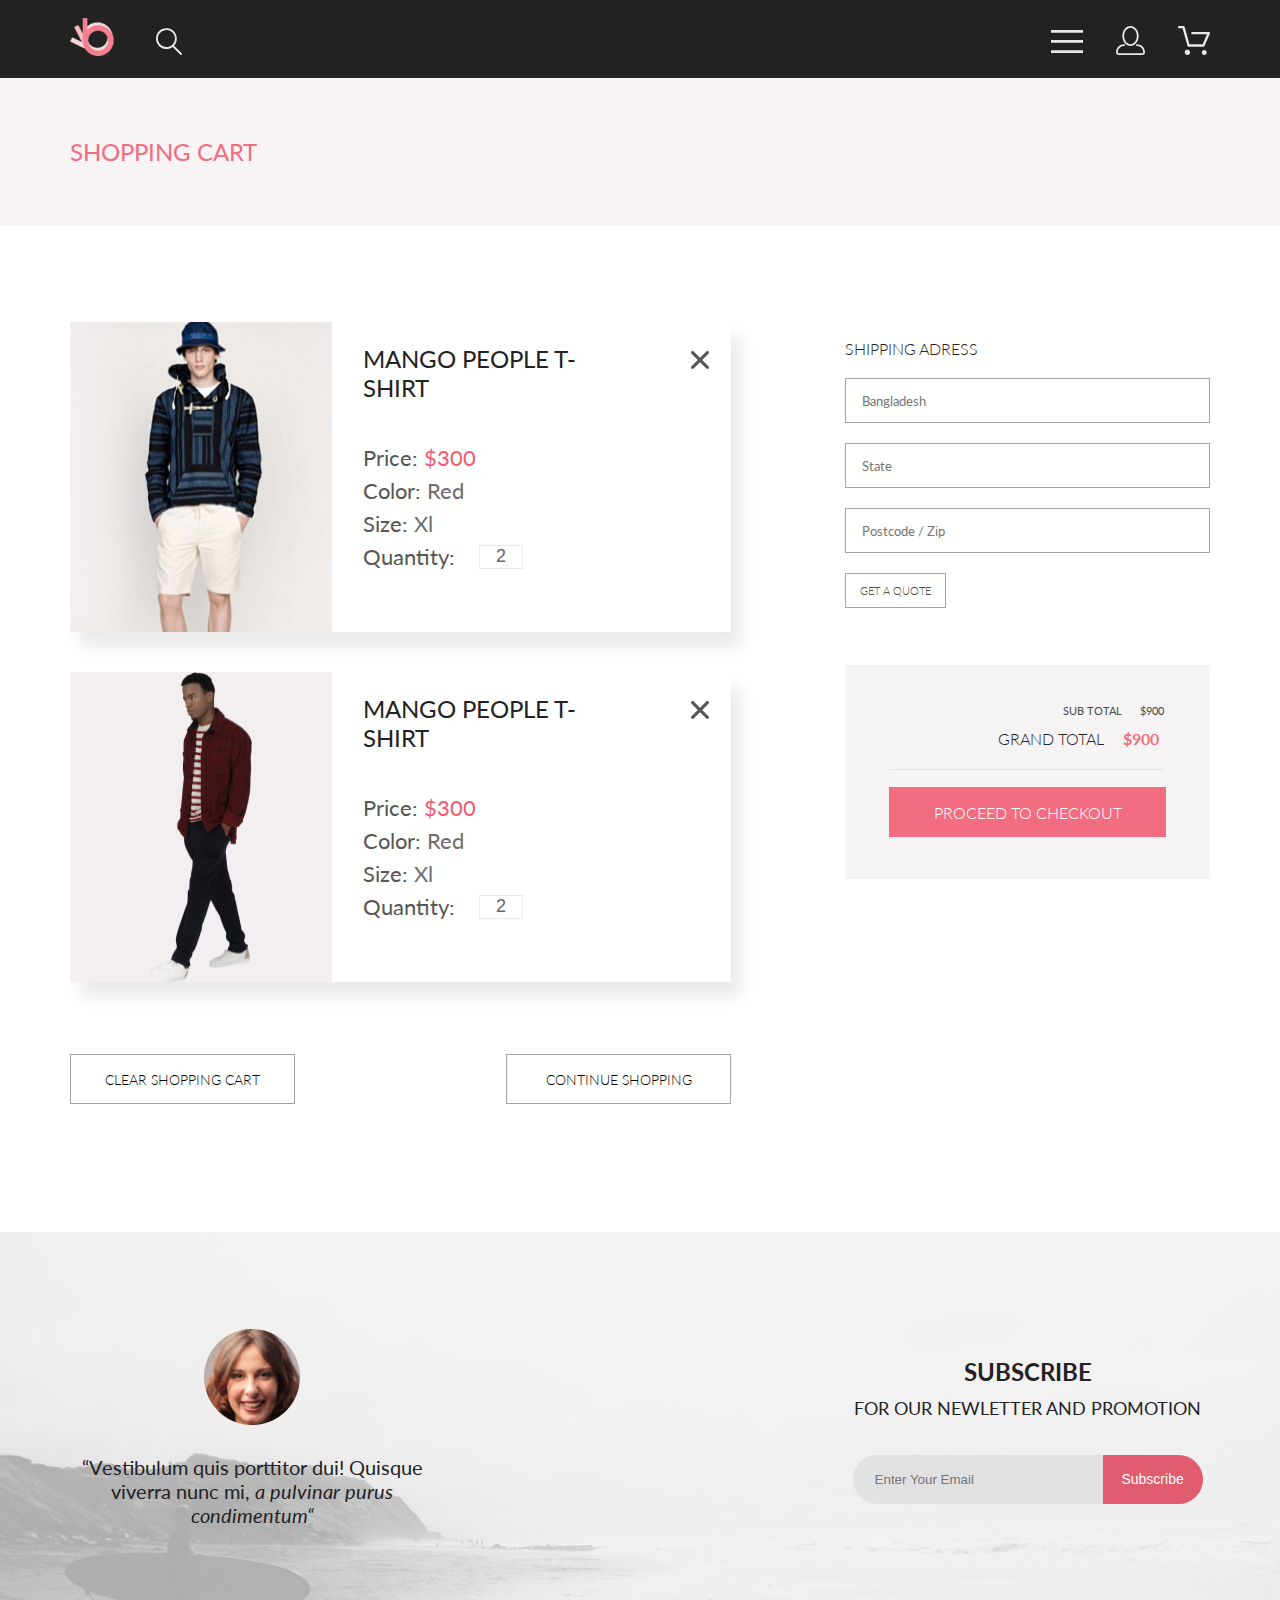
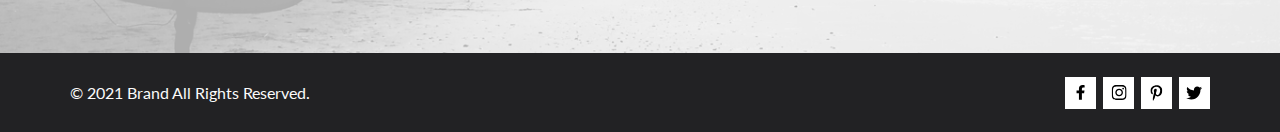
<file: basket.html>
<!DOCTYPE html>
<html lang="en">
  <head>
    <meta charset="UTF-8" />
    <meta name="viewport" content="width=device-width, initial-scale=1.0" />
    <title>Basket</title>
    <link rel="preconnect" href="https://fonts.googleapis.com" />
    <link rel="preconnect" href="https://fonts.gstatic.com" crossorigin />
    <link
      href="https://fonts.googleapis.com/css2?family=Lato:wght@300;400;700;900&display=swap"
      rel="stylesheet"
    />
    <link rel="preconnect" href="https://fonts.googleapis.com" />
    <link rel="preconnect" href="https://fonts.gstatic.com" crossorigin />
    <link rel="stylesheet" href="./scss/style.css" />
  </head>

  <body>
    <div class="header center__header">
      <div class="flex__header">
        <div class="left__header">
          <a class="header__logo" href="#"
            ><img src="img/logo.png" alt="logo"
          /></a>
          <svg
            class="header__search"
            xmlns="http://www.w3.org/2000/svg"
            width="27"
            height="28"
            viewBox="0 0 27 28"
            fill="none"
          >
            <path
              d="M19.0589 17.6251C20.6705 15.865 21.6275 13.6039 21.769 11.2216C21.9106 8.83932 21.2281 6.48088 19.8362 4.54232C18.4443 2.60377 16.4278 1.20318 14.1252 0.575765C11.8227 -0.0516554 9.37437 0.132305 7.19143 1.09675C5.0085 2.0612 3.22389 3.74739 2.1373 5.87217C1.05071 7.99695 0.728322 10.4309 1.22426 12.7653C1.72021 15.0997 3.00428 17.1923 4.86085 18.6919C6.71741 20.1914 9.0334 21.0064 11.4199 21.0001C13.6723 21.0031 15.8638 20.2691 17.6599 18.9101L25.4079 26.7171C25.4934 26.8061 25.5958 26.8772 25.7091 26.9261C25.8225 26.9751 25.9444 27.0009 26.0679 27.0021C26.1916 27.0024 26.314 26.9773 26.4276 26.9283C26.5411 26.8793 26.6434 26.8074 26.7279 26.7171C26.9018 26.5362 26.999 26.295 26.999 26.0441C26.999 25.7931 26.9018 25.5519 26.7279 25.371L19.0589 17.6251ZM2.88589 10.5001C2.89873 8.81477 3.41021 7.17101 4.35586 5.776C5.30151 4.38098 6.63899 3.29715 8.1997 2.66114C9.76042 2.02513 11.4745 1.86542 13.1258 2.20213C14.7772 2.53884 16.2919 3.3569 17.479 4.55319C18.6661 5.74948 19.4725 7.27044 19.7965 8.92433C20.1204 10.5782 19.9475 12.291 19.2995 13.8468C18.6515 15.4026 17.5574 16.7316 16.1551 17.6665C14.7529 18.6014 13.1052 19.1002 11.4199 19.1C9.14843 19.0892 6.97409 18.1775 5.3741 16.5652C3.77412 14.9528 2.87924 12.7715 2.88589 10.5001Z"
              fill="#E8E8E8"
            />
          </svg>
        </div>
        <div class="right__header">
          <svg
            xmlns="http://www.w3.org/2000/svg"
            width="159"
            height="29"
            viewBox="0 0 159 29"
            fill="none"
          >
            <path
              d="M0 27V24.31H32V27H0ZM0 16.76V14.07H32V16.76H0ZM0 6.69V4H32V6.69H0Z"
              fill="#E8E8E8"
            />
            <path
              d="M79.5 19.937C84 19.937 87.656 15.464 87.656 9.968C87.656 4.472 84 0 79.5 0C78.3631 0.0217413 77.2463 0.303398 76.2351 0.823397C75.2239 1.34339 74.3451 2.08794 73.666 3C72.1266 4.99573 71.3082 7.45381 71.344 9.974C71.344 15.465 75 19.937 79.5 19.937ZM79.5 1.813C83 1.813 85.844 5.472 85.844 9.969C85.844 14.466 82.998 18.125 79.5 18.125C76.002 18.125 73.156 14.465 73.155 9.969C73.154 5.473 76 1.813 79.5 1.813ZM85.844 18.125C85.6036 18.125 85.373 18.2205 85.203 18.3905C85.033 18.5605 84.9375 18.7911 84.9375 19.0315C84.9375 19.2719 85.033 19.5025 85.203 19.6725C85.373 19.8425 85.6036 19.938 85.844 19.938C87.526 19.9399 89.1386 20.6088 90.3279 21.7982C91.5172 22.9875 92.1861 24.6 92.188 26.282C92.1875 26.5221 92.0918 26.7523 91.922 26.9221C91.7522 27.0918 91.5221 27.1875 91.282 27.188H67.72C67.4798 27.1875 67.2497 27.0918 67.08 26.9221C66.9102 26.7523 66.8145 26.5221 66.814 26.282C66.8161 24.6001 67.4852 22.9877 68.6744 21.7985C69.8637 20.6092 71.4761 19.9401 73.158 19.938C73.3982 19.938 73.6287 19.8425 73.7986 19.6726C73.9685 19.5027 74.064 19.2723 74.064 19.032C74.064 18.7917 73.9685 18.5613 73.7986 18.3914C73.6287 18.2215 73.3982 18.126 73.158 18.126C70.9954 18.1279 68.922 18.9875 67.3926 20.5164C65.8631 22.0453 65.0026 24.1185 65 26.281C65.0008 27.0019 65.2875 27.693 65.7972 28.2027C66.307 28.7125 66.9981 28.9992 67.719 29H91.282C92.0027 28.9989 92.6936 28.7121 93.2031 28.2024C93.7126 27.6927 93.9992 27.0017 94 26.281C93.9974 24.1187 93.1372 22.0457 91.6083 20.5168C90.0793 18.9878 88.0063 18.1276 85.844 18.125Z"
              fill="#E8E8E8"
            />
            <path
              d="M153.201 29C152.553 28.9738 151.942 28.6948 151.497 28.2227C151.053 27.7506 150.811 27.1232 150.824 26.475C150.838 25.8269 151.104 25.2097 151.567 24.7559C152.03 24.3022 152.653 24.048 153.301 24.048C153.949 24.048 154.572 24.3022 155.035 24.7559C155.498 25.2097 155.764 25.8269 155.777 26.475C155.791 27.1232 155.549 27.7506 155.105 28.2227C154.66 28.6948 154.049 28.9738 153.401 29H153.201ZM133.753 26.32C133.753 25.79 133.91 25.2718 134.205 24.8311C134.499 24.3904 134.918 24.0469 135.407 23.844C135.897 23.6412 136.436 23.5881 136.956 23.6915C137.476 23.7949 137.953 24.0502 138.328 24.425C138.703 24.7998 138.958 25.2773 139.062 25.7972C139.165 26.317 139.112 26.8559 138.909 27.3456C138.706 27.8353 138.363 28.2539 137.922 28.5483C137.481 28.8428 136.963 29 136.433 29C136.081 29.0003 135.732 28.9311 135.407 28.7966C135.081 28.662 134.786 28.4646 134.537 28.2158C134.288 27.9669 134.09 27.6713 133.955 27.3461C133.82 27.0208 133.751 26.6721 133.751 26.32H133.753ZM137.553 20.686C137.294 20.6868 137.041 20.6024 136.834 20.4457C136.627 20.2891 136.478 20.0689 136.408 19.819L131.575 2.36401H128.182C127.869 2.36401 127.568 2.23947 127.346 2.01781C127.125 1.79614 127 1.49549 127 1.18201C127 0.868519 127.125 0.567873 127.346 0.346205C127.568 0.124537 127.869 5.81268e-06 128.182 5.81268e-06H132.463C132.723 -0.00080736 132.975 0.0837201 133.182 0.240568C133.388 0.397416 133.538 0.617884 133.607 0.868006L138.44 18.323H151.618L156.001 8.27501H141.401C141.243 8.27961 141.085 8.25242 140.938 8.19507C140.79 8.13771 140.656 8.05134 140.542 7.94108C140.429 7.83082 140.339 7.69891 140.277 7.55315C140.215 7.40739 140.184 7.25075 140.184 7.0925C140.184 6.93426 140.215 6.77762 140.277 6.63186C140.339 6.4861 140.429 6.35419 140.542 6.24393C140.656 6.13367 140.79 6.0473 140.938 5.98994C141.085 5.93259 141.243 5.90541 141.401 5.91001H157.814C158.01 5.90996 158.202 5.95866 158.374 6.05172C158.547 6.14478 158.693 6.27926 158.8 6.44301C158.908 6.60729 158.973 6.79569 158.991 6.99145C159.008 7.18721 158.977 7.38424 158.9 7.565L153.495 19.977C153.403 20.1876 153.251 20.3668 153.058 20.4927C152.866 20.6186 152.641 20.6858 152.411 20.686H137.553Z"
              fill="#E8E8E8"
            />
          </svg>
        </div>
        <div class="right__headerMobile">
          <svg
            xmlns="http://www.w3.org/2000/svg"
            width="32"
            height="23"
            viewBox="0 0 32 23"
            fill="none"
          >
            <path
              d="M0 23V20.31H32V23H0ZM0 12.76V10.07H32V12.76H0ZM0 2.69V0H32V2.69H0Z"
              fill="#E8E8E8"
            />
          </svg>
        </div>
      </div>
    </div>
    <div class="postheader">
      <div class="postheader__content center">
        <h2 class="postheader__header">SHOPPING CART</h2>
      </div>
    </div>
    <div class="basket__content center">
      <div class="basket__cards">
        <div class="card__item">
          <img src="img/basket_foto1.png" alt="foto content" />

          <div class="card__description">
            <h2 class="card__heading">MANGO PEOPLE T-SHIRT</h2>
            <div class="card__info">
              <p class="info__field">
                Price: <span class="price__field">$300</span>
              </p>
              <p class="info__field">
                Color: <span class="desription__field">Red</span>
              </p>
              <p class="info__field">
                Size: <span class="desription__field">Xl</span>
              </p>
              <p class="info__field quantity__field">
                Quantity: <input class="card__input" type="number" value="2" />
              </p>
            </div>
            <svg
              class="card__cross"
              xmlns="http://www.w3.org/2000/svg"
              width="18"
              height="18"
              viewBox="0 0 18 18"
              fill="none"
            >
              <path
                d="M11.2453 9L17.5302 2.71516C17.8285 2.41741 17.9962 2.01336 17.9966 1.59191C17.997 1.17045 17.8299 0.76611 17.5322 0.467833C17.2344 0.169555 16.8304 0.00177586 16.4089 0.00140366C15.9875 0.00103146 15.5831 0.168097 15.2848 0.465848L9 6.75069L2.71516 0.465848C2.41688 0.167571 2.01233 0 1.5905 0C1.16868 0 0.764125 0.167571 0.465848 0.465848C0.167571 0.764125 0 1.16868 0 1.5905C0 2.01233 0.167571 2.41688 0.465848 2.71516L6.75069 9L0.465848 15.2848C0.167571 15.5831 0 15.9877 0 16.4095C0 16.8313 0.167571 17.2359 0.465848 17.5342C0.764125 17.8324 1.16868 18 1.5905 18C2.01233 18 2.41688 17.8324 2.71516 17.5342L9 11.2493L15.2848 17.5342C15.5831 17.8324 15.9877 18 16.4095 18C16.8313 18 17.2359 17.8324 17.5342 17.5342C17.8324 17.2359 18 16.8313 18 16.4095C18 15.9877 17.8324 15.5831 17.5342 15.2848L11.2453 9Z"
                fill="#575757"
              />
            </svg>
          </div>
        </div>
        <div class="card__item">
          <img src="img/basket_foto2.png" alt="foto content" />

          <div class="card__description">
            <h2 class="card__heading">MANGO PEOPLE T-SHIRT</h2>
            <div class="card__info">
              <p class="info__field">
                Price: <span class="price__field">$300</span>
              </p>
              <p class="info__field">
                Color: <span class="desription__field">Red</span>
              </p>
              <p class="info__field">
                Size: <span class="desription__field">Xl</span>
              </p>
              <p class="info__field quantity__field">
                Quantity: <input class="card__input" type="number" value="2" />
              </p>
            </div>
            <svg
              class="card__cross"
              xmlns="http://www.w3.org/2000/svg"
              width="18"
              height="18"
              viewBox="0 0 18 18"
              fill="none"
            >
              <path
                d="M11.2453 9L17.5302 2.71516C17.8285 2.41741 17.9962 2.01336 17.9966 1.59191C17.997 1.17045 17.8299 0.76611 17.5322 0.467833C17.2344 0.169555 16.8304 0.00177586 16.4089 0.00140366C15.9875 0.00103146 15.5831 0.168097 15.2848 0.465848L9 6.75069L2.71516 0.465848C2.41688 0.167571 2.01233 0 1.5905 0C1.16868 0 0.764125 0.167571 0.465848 0.465848C0.167571 0.764125 0 1.16868 0 1.5905C0 2.01233 0.167571 2.41688 0.465848 2.71516L6.75069 9L0.465848 15.2848C0.167571 15.5831 0 15.9877 0 16.4095C0 16.8313 0.167571 17.2359 0.465848 17.5342C0.764125 17.8324 1.16868 18 1.5905 18C2.01233 18 2.41688 17.8324 2.71516 17.5342L9 11.2493L15.2848 17.5342C15.5831 17.8324 15.9877 18 16.4095 18C16.8313 18 17.2359 17.8324 17.5342 17.5342C17.8324 17.2359 18 16.8313 18 16.4095C18 15.9877 17.8324 15.5831 17.5342 15.2848L11.2453 9Z"
                fill="#575757"
              />
            </svg>
          </div>
        </div>
        <div class="basket__buttons">
          <button class="basket__button" type="button">
            CLEAR SHOPPING CART
          </button>
          <button class="basket__button" type="button">
            CONTINUE SHOPPING
          </button>
        </div>
      </div>
      <div class="basket__info">
        <form class="basket__form" action="#">
          <h2 class="form__heading">SHIPPING ADRESS</h2>
          <input
            class="form__input input__country"
            type="text"
            placeholder="Bangladesh"
          />
          <input class="form__input" type="text" placeholder="State" />
          <input class="form__input" type="text" placeholder="Postcode / Zip" />
          <button class="form__button button__get" type="button">
            GET A QUOTE
          </button>
        </form>
        <div class="total">
          <h3 class="total__subtitle">
            SUB TOTAL <span class="subtitle__price">$900</span>
          </h3>
          <h2 class="total__title">
            GRAND TOTAL <span class="title__price">$900</span>
          </h2>
          <svg
            class="total__line"
            width="275"
            height="1"
            viewBox="0 0 275 1"
            fill="none"
            xmlns="http://www.w3.org/2000/svg"
          >
            <path d="M275 0H0V1H275V0Z" fill="#E2E2E2" />
          </svg>
          <button class="total__button" type="button">
            PROCEED TO CHECKOUT
          </button>
        </div>
      </div>
    </div>
    <section class="prefooter__content center">
      <div class="prefooter__background"></div>
      <div class="prefooter__block">
        <img
          class="prefooter__image"
          src="img/prefooter_image.png"
          alt="foto content"
        />
        <p class="prefooter__text">
          “Vestibulum quis porttitor dui! Quisque viverra nunc mi,
          <span class="italic__text">a pulvinar purus condimentum“</span>
        </p>
      </div>
      <div class="prefooter__block">
        <div class="header__block">
          <h3 class="prefooter__header">SUBSCRIBE</h3>
          <h4 class="prefooter__subtitle">FOR OUR NEWLETTER AND PROMOTION</h4>
        </div>
        <form action="#" class="prefooter__form">
          <input
            class="prefooter__input"
            type="email"
            placeholder="Enter Your Email"
          />
          <button class="prefooter__button" type="submit">Subscribe</button>
        </form>
      </div>
    </section>
    <footer class="footer center__header">
      <div class="footer__content">© 2021 Brand All Rights Reserved.</div>
      <nav class="footer__navigation">
        <div class="icons">
          <svg
            xmlns="http://www.w3.org/2000/svg"
            width="11"
            height="16"
            viewBox="0 0 11 16"
            fill="none"
          >
            <path
              d="M9.08827 8.28L9.50677 5.61602H6.89013V3.88729C6.89013 3.15847 7.25565 2.44806 8.42756 2.44806H9.61713V0.179975C9.61713 0.179975 8.53763 0 7.50551 0C5.35064 0 3.94211 1.27593 3.94211 3.5857V5.61602H1.54678V8.28H3.94211V14.72H6.89013V8.28H9.08827Z"
              fill="black"
            />
          </svg>
        </div>
        <div class="icons">
          <svg
            xmlns="http://www.w3.org/2000/svg"
            width="16"
            height="17"
            viewBox="0 0 16 17"
            fill="none"
          >
            <g clip-path="url(#clip0_190_1610)">
              <path
                d="M8.13677 4.68162C6.02163 4.68162 4.31555 6.38494 4.31555 8.49666C4.31555 10.6084 6.02163 12.3117 8.13677 12.3117C10.2519 12.3117 11.958 10.6084 11.958 8.49666C11.958 6.38494 10.2519 4.68162 8.13677 4.68162ZM8.13677 10.9769C6.76991 10.9769 5.65248 9.86463 5.65248 8.49666C5.65248 7.12869 6.76658 6.01639 8.13677 6.01639C9.50695 6.01639 10.6211 7.12869 10.6211 8.49666C10.6211 9.86463 9.50363 10.9769 8.13677 10.9769ZM13.0056 4.52557C13.0056 5.02029 12.6065 5.41541 12.1143 5.41541C11.6188 5.41541 11.223 5.01697 11.223 4.52557C11.223 4.03416 11.6221 3.63572 12.1143 3.63572C12.6065 3.63572 13.0056 4.03416 13.0056 4.52557ZM15.5364 5.42869C15.4799 4.2367 15.2072 3.18084 14.3325 2.31092C13.4612 1.441 12.4036 1.16873 11.2097 1.10897C9.9792 1.03924 6.29101 1.03924 5.0605 1.10897C3.8699 1.16541 2.81233 1.43768 1.93768 2.3076C1.06302 3.17752 0.793639 4.23338 0.733776 5.42537C0.663937 6.65389 0.663937 10.3361 0.733776 11.5646C0.790313 12.7566 1.06302 13.8125 1.93768 14.6824C2.81233 15.5523 3.86658 15.8246 5.0605 15.8844C6.29101 15.9541 9.9792 15.9541 11.2097 15.8844C12.4036 15.8279 13.4612 15.5556 14.3325 14.6824C15.2039 13.8125 15.4766 12.7566 15.5364 11.5646C15.6063 10.3361 15.6063 6.65721 15.5364 5.42869ZM13.9468 12.8828C13.6874 13.5336 13.1852 14.0349 12.53 14.2972C11.5489 14.6857 9.22094 14.5961 8.13677 14.5961C7.05259 14.5961 4.72128 14.6824 3.74353 14.2972C3.09169 14.0383 2.58951 13.5369 2.32678 12.8828C1.93768 11.9033 2.02747 9.57908 2.02747 8.49666C2.02747 7.41424 1.941 5.0867 2.32678 4.11053C2.58619 3.45975 3.08837 2.95838 3.74353 2.69608C4.72461 2.3076 7.05259 2.39725 8.13677 2.39725C9.22094 2.39725 11.5523 2.31092 12.53 2.69608C13.1818 2.95506 13.684 3.45643 13.9468 4.11053C14.3359 5.09002 14.2461 7.41424 14.2461 8.49666C14.2461 9.57908 14.3359 11.9066 13.9468 12.8828Z"
                fill="black"
              />
            </g>
            <defs>
              <clipPath id="clip0_190_1610">
                <rect
                  width="14.8991"
                  height="17"
                  fill="white"
                  transform="translate(0.68396)"
                />
              </clipPath>
            </defs>
          </svg>
        </div>
        <div class="icons">
          <svg
            xmlns="http://www.w3.org/2000/svg"
            width="13"
            height="16"
            viewBox="0 0 13 16"
            fill="none"
          >
            <g clip-path="url(#clip0_190_1618)">
              <path
                d="M6.7402 0.203125C3.55552 0.203125 0.408081 2.34063 0.408081 5.8C0.408081 8 1.63726 9.25 2.38221 9.25C2.68951 9.25 2.86643 8.3875 2.86643 8.14375C2.86643 7.85313 2.13079 7.23438 2.13079 6.025C2.13079 3.5125 4.03043 1.73125 6.48878 1.73125C8.60259 1.73125 10.167 2.94062 10.167 5.1625C10.167 6.82187 9.50585 9.93437 7.3641 9.93437C6.59121 9.93437 5.93006 9.37187 5.93006 8.56563C5.93006 7.38438 6.74951 6.24062 6.74951 5.02187C6.74951 2.95312 3.83487 3.32812 3.83487 5.82812C3.83487 6.35313 3.90006 6.93437 4.13286 7.4125C3.70451 9.26875 2.82919 12.0344 2.82919 13.9469C2.82919 14.5375 2.91299 15.1188 2.96886 15.7094C3.0744 15.8281 3.02163 15.8156 3.18304 15.7563C4.74744 13.6 4.69157 13.1781 5.39928 10.3562C5.78107 11.0875 6.76814 11.4812 7.55034 11.4812C10.8468 11.4812 12.3274 8.24688 12.3274 5.33125C12.3274 2.22813 9.66415 0.203125 6.7402 0.203125Z"
                fill="black"
              />
            </g>
            <defs>
              <clipPath id="clip0_190_1618">
                <rect
                  width="11.9193"
                  height="16"
                  fill="white"
                  transform="translate(0.408081)"
                />
              </clipPath>
            </defs>
          </svg>
        </div>
        <div class="icons">
          <svg
            xmlns="http://www.w3.org/2000/svg"
            width="17"
            height="16"
            viewBox="0 0 17 16"
            fill="none"
          >
            <g clip-path="url(#clip0_190_1614)">
              <path
                d="M14.4181 4.74107C14.4281 4.88319 14.4281 5.02535 14.4281 5.16747C14.4281 9.50247 11.1509 14.4974 5.16096 14.4974C3.31558 14.4974 1.60132 13.9593 0.159302 13.0253C0.421495 13.0558 0.673569 13.0659 0.94585 13.0659C2.46851 13.0659 3.8702 12.5482 4.98953 11.6649C3.5576 11.6345 2.3576 10.6903 1.94415 9.39081C2.14585 9.42125 2.34751 9.44156 2.5593 9.44156C2.85172 9.44156 3.14418 9.40094 3.41643 9.32991C1.92401 9.02531 0.80465 7.70553 0.80465 6.11163V6.07103C1.23825 6.31469 1.74249 6.46697 2.2769 6.48725C1.39959 5.89841 0.824826 4.89335 0.824826 3.75628C0.824826 3.14716 0.98614 2.58878 1.26851 2.10147C2.87187 4.09131 5.28195 5.39078 7.98443 5.53294C7.93403 5.28928 7.90376 5.0355 7.90376 4.78169C7.90376 2.97457 9.35586 1.5025 11.1609 1.5025C12.0987 1.5025 12.9457 1.89844 13.5407 2.53803C14.2768 2.39591 14.9827 2.12178 15.6079 1.74616C15.3659 2.5076 14.8516 3.14719 14.176 3.55325C14.8315 3.48222 15.4668 3.29944 16.0516 3.04566C15.608 3.69538 15.0533 4.27403 14.4181 4.74107Z"
                fill="black"
              />
            </g>
            <defs>
              <clipPath id="clip0_190_1614">
                <rect
                  width="15.8924"
                  height="16"
                  fill="white"
                  transform="translate(0.159302)"
                />
              </clipPath>
            </defs>
          </svg>
        </div>
      </nav>
    </footer>
  </body>
</html>
</file>
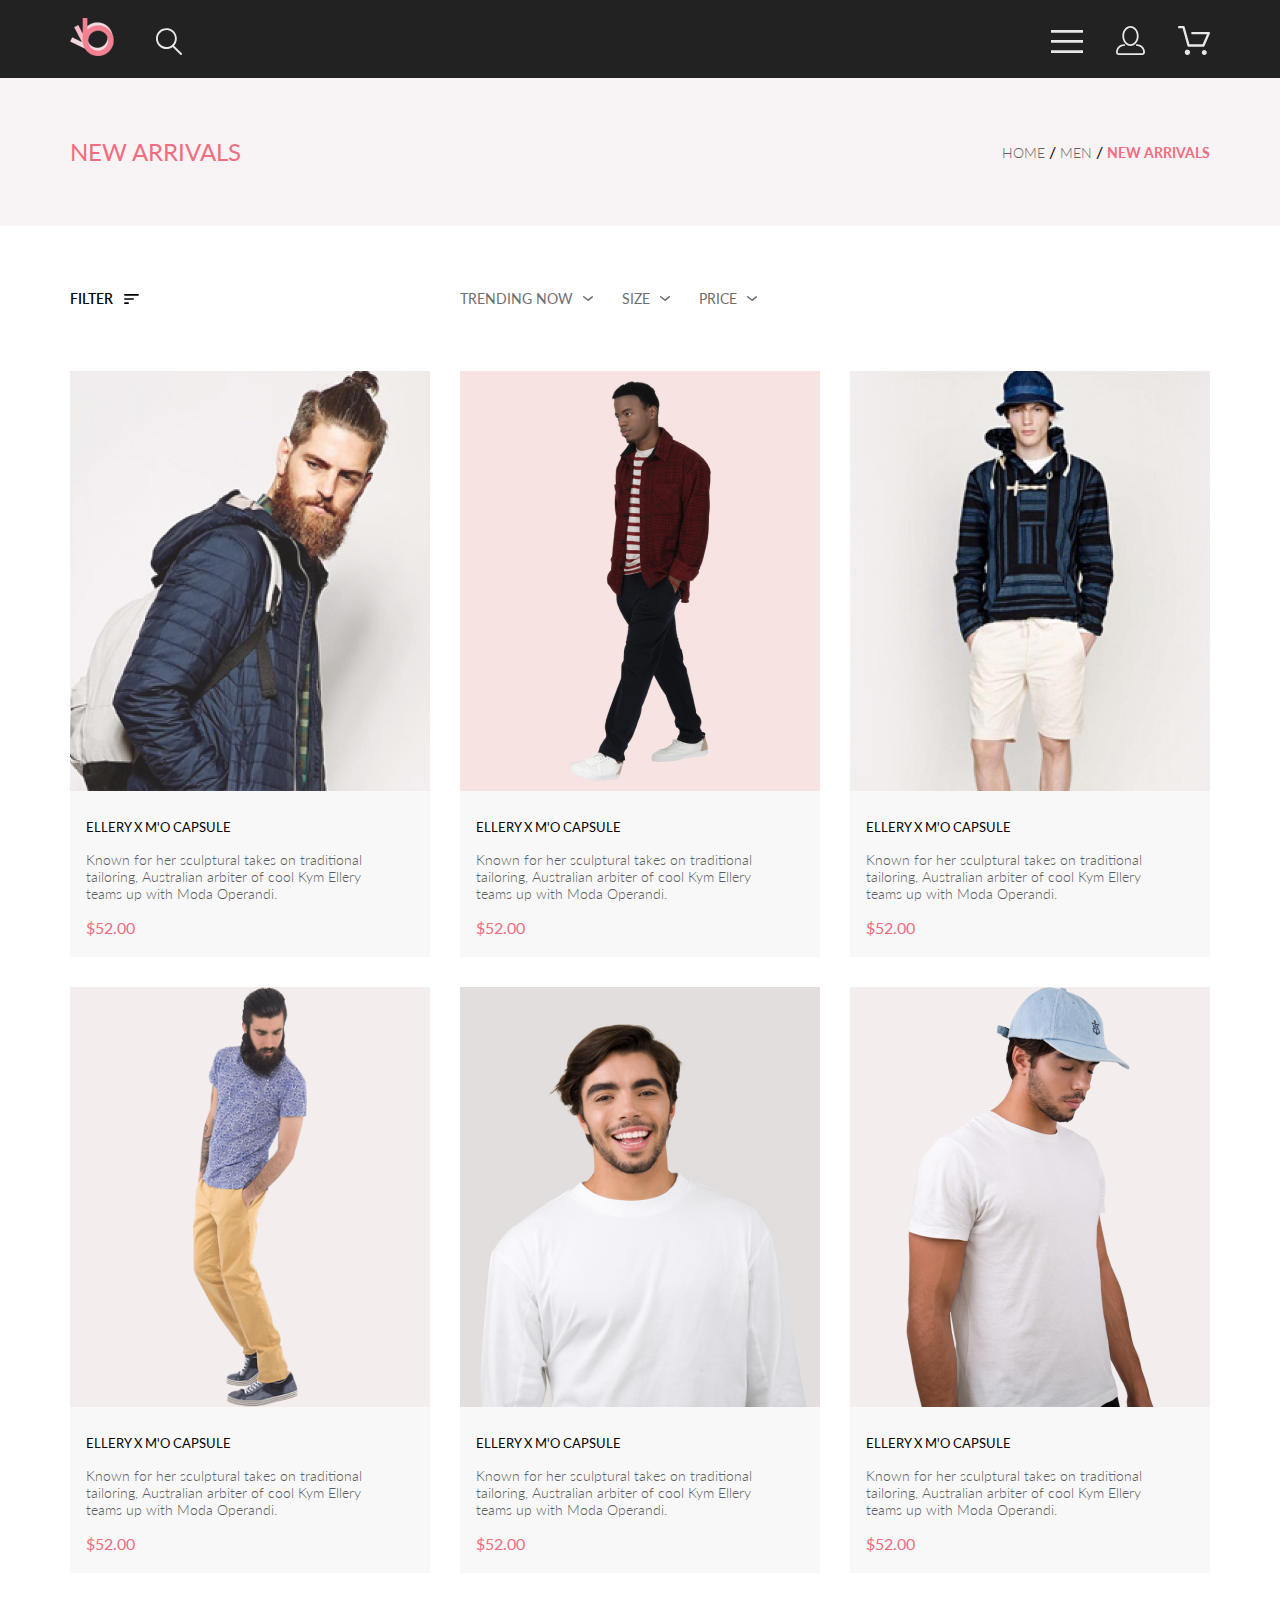
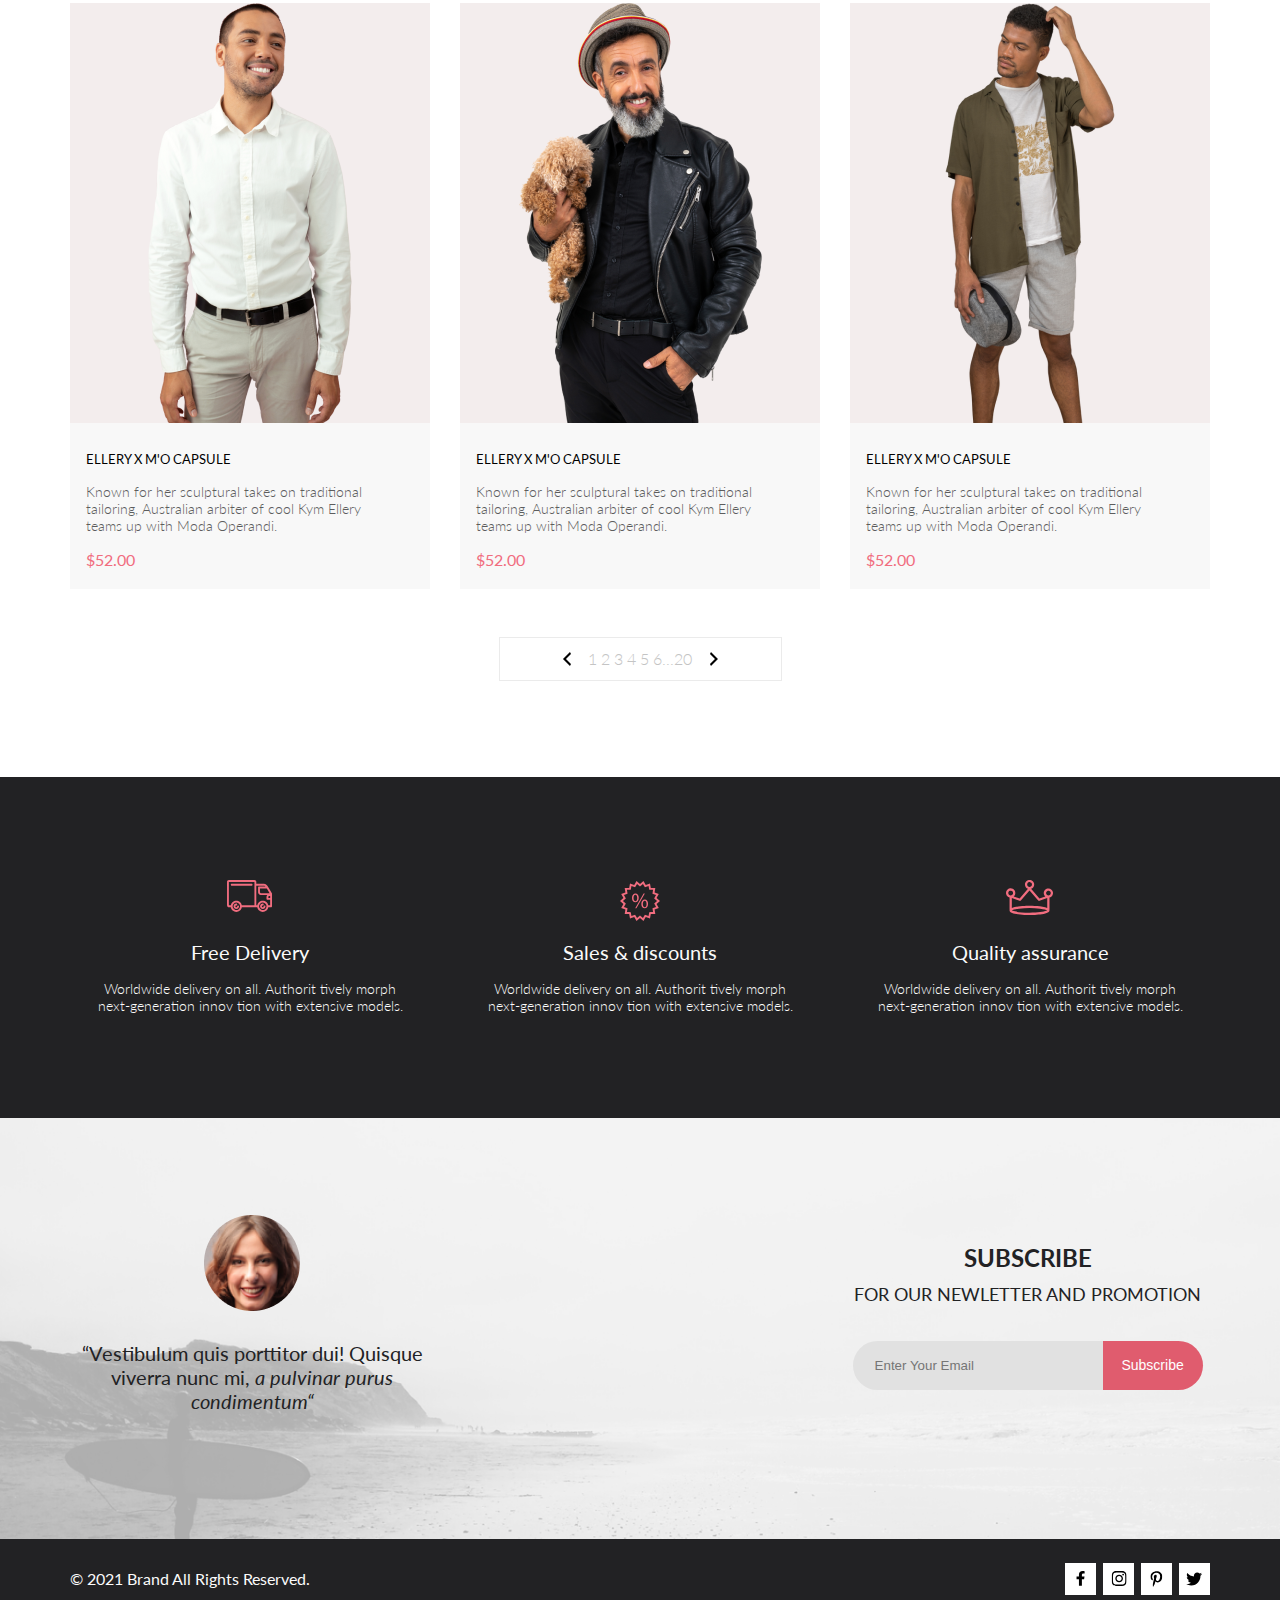
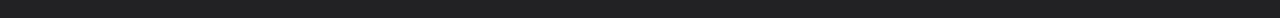
<file: catalog.html>
<!DOCTYPE html>
<html lang="en">
  <head>
    <meta charset="UTF-8" />
    <meta name="viewport" content="width=device-width, initial-scale=1.0" />
    <title>Catalog</title>
    <link rel="preconnect" href="https://fonts.googleapis.com" />
    <link rel="preconnect" href="https://fonts.gstatic.com" crossorigin />
    <link
      href="https://fonts.googleapis.com/css2?family=Lato:wght@300;400;700;900&display=swap"
      rel="stylesheet"
    />
    <link rel="preconnect" href="https://fonts.googleapis.com" />
    <link rel="preconnect" href="https://fonts.gstatic.com" crossorigin />
    <link
      href="https://fonts.googleapis.com/css2?family=Lato:wght@300;400;700;900&family=Roboto&display=swap"
      rel="stylesheet"
    />
    <link
      rel="stylesheet"
      href="https://cdn.jsdelivr.net/npm/swiper@10/swiper-bundle.min.css"
    />
    <link rel="stylesheet" href="./scss/style.css" />
  </head>

  <body>
    <div class="header center__header">
      <div class="flex__header">
        <div class="left__header">
          <a class="header__logo" href="#"
            ><img src="img/logo.png" alt="logo"
          /></a>
          <svg
            class="header__search"
            xmlns="http://www.w3.org/2000/svg"
            width="27"
            height="28"
            viewBox="0 0 27 28"
            fill="none"
          >
            <path
              d="M19.0589 17.6251C20.6705 15.865 21.6275 13.6039 21.769 11.2216C21.9106 8.83932 21.2281 6.48088 19.8362 4.54232C18.4443 2.60377 16.4278 1.20318 14.1252 0.575765C11.8227 -0.0516554 9.37437 0.132305 7.19143 1.09675C5.0085 2.0612 3.22389 3.74739 2.1373 5.87217C1.05071 7.99695 0.728322 10.4309 1.22426 12.7653C1.72021 15.0997 3.00428 17.1923 4.86085 18.6919C6.71741 20.1914 9.0334 21.0064 11.4199 21.0001C13.6723 21.0031 15.8638 20.2691 17.6599 18.9101L25.4079 26.7171C25.4934 26.8061 25.5958 26.8772 25.7091 26.9261C25.8225 26.9751 25.9444 27.0009 26.0679 27.0021C26.1916 27.0024 26.314 26.9773 26.4276 26.9283C26.5411 26.8793 26.6434 26.8074 26.7279 26.7171C26.9018 26.5362 26.999 26.295 26.999 26.0441C26.999 25.7931 26.9018 25.5519 26.7279 25.371L19.0589 17.6251ZM2.88589 10.5001C2.89873 8.81477 3.41021 7.17101 4.35586 5.776C5.30151 4.38098 6.63899 3.29715 8.1997 2.66114C9.76042 2.02513 11.4745 1.86542 13.1258 2.20213C14.7772 2.53884 16.2919 3.3569 17.479 4.55319C18.6661 5.74948 19.4725 7.27044 19.7965 8.92433C20.1204 10.5782 19.9475 12.291 19.2995 13.8468C18.6515 15.4026 17.5574 16.7316 16.1551 17.6665C14.7529 18.6014 13.1052 19.1002 11.4199 19.1C9.14843 19.0892 6.97409 18.1775 5.3741 16.5652C3.77412 14.9528 2.87924 12.7715 2.88589 10.5001Z"
              fill="#E8E8E8"
            />
          </svg>
        </div>
        <div class="right__header">
          <svg
            xmlns="http://www.w3.org/2000/svg"
            width="159"
            height="29"
            viewBox="0 0 159 29"
            fill="none"
          >
            <path
              d="M0 27V24.31H32V27H0ZM0 16.76V14.07H32V16.76H0ZM0 6.69V4H32V6.69H0Z"
              fill="#E8E8E8"
            />
            <path
              d="M79.5 19.937C84 19.937 87.656 15.464 87.656 9.968C87.656 4.472 84 0 79.5 0C78.3631 0.0217413 77.2463 0.303398 76.2351 0.823397C75.2239 1.34339 74.3451 2.08794 73.666 3C72.1266 4.99573 71.3082 7.45381 71.344 9.974C71.344 15.465 75 19.937 79.5 19.937ZM79.5 1.813C83 1.813 85.844 5.472 85.844 9.969C85.844 14.466 82.998 18.125 79.5 18.125C76.002 18.125 73.156 14.465 73.155 9.969C73.154 5.473 76 1.813 79.5 1.813ZM85.844 18.125C85.6036 18.125 85.373 18.2205 85.203 18.3905C85.033 18.5605 84.9375 18.7911 84.9375 19.0315C84.9375 19.2719 85.033 19.5025 85.203 19.6725C85.373 19.8425 85.6036 19.938 85.844 19.938C87.526 19.9399 89.1386 20.6088 90.3279 21.7982C91.5172 22.9875 92.1861 24.6 92.188 26.282C92.1875 26.5221 92.0918 26.7523 91.922 26.9221C91.7522 27.0918 91.5221 27.1875 91.282 27.188H67.72C67.4798 27.1875 67.2497 27.0918 67.08 26.9221C66.9102 26.7523 66.8145 26.5221 66.814 26.282C66.8161 24.6001 67.4852 22.9877 68.6744 21.7985C69.8637 20.6092 71.4761 19.9401 73.158 19.938C73.3982 19.938 73.6287 19.8425 73.7986 19.6726C73.9685 19.5027 74.064 19.2723 74.064 19.032C74.064 18.7917 73.9685 18.5613 73.7986 18.3914C73.6287 18.2215 73.3982 18.126 73.158 18.126C70.9954 18.1279 68.922 18.9875 67.3926 20.5164C65.8631 22.0453 65.0026 24.1185 65 26.281C65.0008 27.0019 65.2875 27.693 65.7972 28.2027C66.307 28.7125 66.9981 28.9992 67.719 29H91.282C92.0027 28.9989 92.6936 28.7121 93.2031 28.2024C93.7126 27.6927 93.9992 27.0017 94 26.281C93.9974 24.1187 93.1372 22.0457 91.6083 20.5168C90.0793 18.9878 88.0063 18.1276 85.844 18.125Z"
              fill="#E8E8E8"
            />
            <path
              d="M153.201 29C152.553 28.9738 151.942 28.6948 151.497 28.2227C151.053 27.7506 150.811 27.1232 150.824 26.475C150.838 25.8269 151.104 25.2097 151.567 24.7559C152.03 24.3022 152.653 24.048 153.301 24.048C153.949 24.048 154.572 24.3022 155.035 24.7559C155.498 25.2097 155.764 25.8269 155.777 26.475C155.791 27.1232 155.549 27.7506 155.105 28.2227C154.66 28.6948 154.049 28.9738 153.401 29H153.201ZM133.753 26.32C133.753 25.79 133.91 25.2718 134.205 24.8311C134.499 24.3904 134.918 24.0469 135.407 23.844C135.897 23.6412 136.436 23.5881 136.956 23.6915C137.476 23.7949 137.953 24.0502 138.328 24.425C138.703 24.7998 138.958 25.2773 139.062 25.7972C139.165 26.317 139.112 26.8559 138.909 27.3456C138.706 27.8353 138.363 28.2539 137.922 28.5483C137.481 28.8428 136.963 29 136.433 29C136.081 29.0003 135.732 28.9311 135.407 28.7966C135.081 28.662 134.786 28.4646 134.537 28.2158C134.288 27.9669 134.09 27.6713 133.955 27.3461C133.82 27.0208 133.751 26.6721 133.751 26.32H133.753ZM137.553 20.686C137.294 20.6868 137.041 20.6024 136.834 20.4457C136.627 20.2891 136.478 20.0689 136.408 19.819L131.575 2.36401H128.182C127.869 2.36401 127.568 2.23947 127.346 2.01781C127.125 1.79614 127 1.49549 127 1.18201C127 0.868519 127.125 0.567873 127.346 0.346205C127.568 0.124537 127.869 5.81268e-06 128.182 5.81268e-06H132.463C132.723 -0.00080736 132.975 0.0837201 133.182 0.240568C133.388 0.397416 133.538 0.617884 133.607 0.868006L138.44 18.323H151.618L156.001 8.27501H141.401C141.243 8.27961 141.085 8.25242 140.938 8.19507C140.79 8.13771 140.656 8.05134 140.542 7.94108C140.429 7.83082 140.339 7.69891 140.277 7.55315C140.215 7.40739 140.184 7.25075 140.184 7.0925C140.184 6.93426 140.215 6.77762 140.277 6.63186C140.339 6.4861 140.429 6.35419 140.542 6.24393C140.656 6.13367 140.79 6.0473 140.938 5.98994C141.085 5.93259 141.243 5.90541 141.401 5.91001H157.814C158.01 5.90996 158.202 5.95866 158.374 6.05172C158.547 6.14478 158.693 6.27926 158.8 6.44301C158.908 6.60729 158.973 6.79569 158.991 6.99145C159.008 7.18721 158.977 7.38424 158.9 7.565L153.495 19.977C153.403 20.1876 153.251 20.3668 153.058 20.4927C152.866 20.6186 152.641 20.6858 152.411 20.686H137.553Z"
              fill="#E8E8E8"
            />
          </svg>
        </div>
        <div class="right__headerMobile">
          <svg
            xmlns="http://www.w3.org/2000/svg"
            width="32"
            height="23"
            viewBox="0 0 32 23"
            fill="none"
          >
            <path
              d="M0 23V20.31H32V23H0ZM0 12.76V10.07H32V12.76H0ZM0 2.69V0H32V2.69H0Z"
              fill="#E8E8E8"
            />
          </svg>
        </div>
      </div>
    </div>
    <div class="postheader">
      <nav class="postheader__content postheader-flex center">
        <h2 class="postheader__header">NEW ARRIVALS</h2>
        <div class="breadcrumbs">
          <a href="#" class="breadcrumbs__link">HOME</a> /
          <a href="#" class="breadcrumbs__link">MEN</a> /
          <a href="#" class="breadcrumbs__link breadcrumb__select"
            >NEW ARRIVALS</a
          >
        </div>
      </nav>
    </div>
    <div class="filter center">
      <details class="filter__menu">
        <summary class="filter__heading">
          <span class="filter-span">FILTER</span
          ><svg
            xmlns="http://www.w3.org/2000/svg"
            width="15"
            height="10"
            viewBox="0 0 15 10"
            fill="none"
          >
            <path
              d="M0.833333 10H4.16667C4.625 10 5 9.625 5 9.16667C5 8.70833 4.625 8.33333 4.16667 8.33333H0.833333C0.375 8.33333 0 8.70833 0 9.16667C0 9.625 0.375 10 0.833333 10ZM0 0.833333C0 1.29167 0.375 1.66667 0.833333 1.66667H14.1667C14.625 1.66667 15 1.29167 15 0.833333C15 0.375 14.625 0 14.1667 0H0.833333C0.375 0 0 0.375 0 0.833333ZM0.833333 5.83333H9.16667C9.625 5.83333 10 5.45833 10 5C10 4.54167 9.625 4.16667 9.16667 4.16667H0.833333C0.375 4.16667 0 4.54167 0 5C0 5.45833 0.375 5.83333 0.833333 5.83333Z"
              fill="black"
            />
          </svg>
        </summary>
        <div class="menu__content">
          <details class="menu__item">
            <summary class="content__head">CATEGORY</summary>
            <div class="menu__links">
              <a class="menu__link" href="">Accessories</a>
              <a class="menu__link" href="">Bags</a>
              <a class="menu__link" href="">Denim</a>
              <a class="menu__link" href="">Hoodies & Sweatshirts</a>
              <a class="menu__link" href="">Jackets & Coats</a>
              <a class="menu__link" href="">Polos</a>
              <a class="menu__link" href="">Shirts</a>
              <a class="menu__link" href="">Shoes</a>
              <a class="menu__link" href="">Sweaters & Knits</a>
              <a class="menu__link" href="">T-Shirts</a>
              <a class="menu__link" href="">Tanks</a>
            </div>
          </details>
          <details class="menu__item">
            <summary class="content__head">BRAND</summary>
          </details>
          <details class="menu__item">
            <summary class="content__head">DESIGNER</summary>
          </details>
        </div>
      </details>

      <div class="sort">
        <details class="sort__item">
          <summary class="sort__heading">
            TRENDING NOW<svg
              xmlns="http://www.w3.org/2000/svg"
              width="11"
              height="6"
              viewBox="0 0 11 6"
              fill="none"
            >
              <path
                d="M5.00214 5.00214C4.83521 5.00247 4.67343 4.94433 4.54488 4.83782L0.258102 1.2655C0.112196 1.14422 0.0204417 0.969958 0.00302325 0.781035C-0.0143952 0.592112 0.0439493 0.404007 0.165221 0.258101C0.286493 0.112196 0.460759 0.0204417 0.649682 0.00302327C0.838605 -0.0143952 1.02671 0.043949 1.17262 0.165221L5.00214 3.36602L8.83167 0.279536C8.90475 0.220188 8.98884 0.175869 9.0791 0.149125C9.16937 0.122382 9.26403 0.113741 9.35764 0.1237C9.45126 0.133659 9.54198 0.162021 9.6246 0.207156C9.70722 0.252292 9.7801 0.313311 9.83906 0.386705C9.90449 0.460167 9.95405 0.546351 9.98462 0.639855C10.0152 0.733359 10.0261 0.83217 10.0167 0.930097C10.0073 1.02802 9.97784 1.12296 9.93005 1.20895C9.88227 1.29494 9.81723 1.37013 9.73904 1.42982L5.45225 4.88068C5.32002 4.97036 5.16154 5.01312 5.00214 5.00214Z"
                fill="#6F6E6E"
              />
            </svg>
          </summary>
        </details>
        <details class="sort__item">
          <summary class="sort__heading">
            SIZE<svg
              xmlns="http://www.w3.org/2000/svg"
              width="11"
              height="6"
              viewBox="0 0 11 6"
              fill="none"
            >
              <path
                d="M5.00214 5.00214C4.83521 5.00247 4.67343 4.94433 4.54488 4.83782L0.258102 1.2655C0.112196 1.14422 0.0204417 0.969958 0.00302325 0.781035C-0.0143952 0.592112 0.0439493 0.404007 0.165221 0.258101C0.286493 0.112196 0.460759 0.0204417 0.649682 0.00302327C0.838605 -0.0143952 1.02671 0.043949 1.17262 0.165221L5.00214 3.36602L8.83167 0.279536C8.90475 0.220188 8.98884 0.175869 9.0791 0.149125C9.16937 0.122382 9.26403 0.113741 9.35764 0.1237C9.45126 0.133659 9.54198 0.162021 9.6246 0.207156C9.70722 0.252292 9.7801 0.313311 9.83906 0.386705C9.90449 0.460167 9.95405 0.546351 9.98462 0.639855C10.0152 0.733359 10.0261 0.83217 10.0167 0.930097C10.0073 1.02802 9.97784 1.12296 9.93005 1.20895C9.88227 1.29494 9.81723 1.37013 9.73904 1.42982L5.45225 4.88068C5.32002 4.97036 5.16154 5.01312 5.00214 5.00214Z"
                fill="#6F6E6E"
              />
            </svg>
          </summary>
          <div class="sort__content">
            <label class="sort__label"
              ><input class="sort__checkbox" type="checkbox" />XS</label
            >
            <label class="sort__label"
              ><input class="sort__checkbox" type="checkbox" />S</label
            >
            <label class="sort__label"
              ><input class="sort__checkbox" type="checkbox" />M</label
            >
            <label class="sort__label"
              ><input class="sort__checkbox" type="checkbox" />L</label
            >
          </div>
        </details>
        <details class="sort__item">
          <summary class="sort__heading">
            PRICE<svg
              xmlns="http://www.w3.org/2000/svg"
              width="11"
              height="6"
              viewBox="0 0 11 6"
              fill="none"
            >
              <path
                d="M5.00214 5.00214C4.83521 5.00247 4.67343 4.94433 4.54488 4.83782L0.258102 1.2655C0.112196 1.14422 0.0204417 0.969958 0.00302325 0.781035C-0.0143952 0.592112 0.0439493 0.404007 0.165221 0.258101C0.286493 0.112196 0.460759 0.0204417 0.649682 0.00302327C0.838605 -0.0143952 1.02671 0.043949 1.17262 0.165221L5.00214 3.36602L8.83167 0.279536C8.90475 0.220188 8.98884 0.175869 9.0791 0.149125C9.16937 0.122382 9.26403 0.113741 9.35764 0.1237C9.45126 0.133659 9.54198 0.162021 9.6246 0.207156C9.70722 0.252292 9.7801 0.313311 9.83906 0.386705C9.90449 0.460167 9.95405 0.546351 9.98462 0.639855C10.0152 0.733359 10.0261 0.83217 10.0167 0.930097C10.0073 1.02802 9.97784 1.12296 9.93005 1.20895C9.88227 1.29494 9.81723 1.37013 9.73904 1.42982L5.45225 4.88068C5.32002 4.97036 5.16154 5.01312 5.00214 5.00214Z"
                fill="#6F6E6E"
              />
            </svg>
          </summary>
        </details>
      </div>
    </div>
    <div class="product__board center">
      <div class="product__block">
        <div class="product__foto">
          <img src="img/second_content1.png" alt="foto content" />
          <div class="product__background"></div>
          <div class="add__cart">
            <svg
              xmlns="http://www.w3.org/2000/svg"
              width="27"
              height="25"
              viewBox="0 0 27 25"
              fill="none"
            >
              <path
                d="M21.9521 23.2662H21.8397C21.2306 23.2662 20.7188 22.7666 20.6746 22.1289C20.6302 21.4602 21.1187 20.8781 21.7637 20.8341C21.7891 20.8324 21.8156 20.8315 21.8417 20.8315C22.4587 20.8315 22.9755 21.3214 23.0213 21.9482C23.0331 22.1967 22.9926 22.5509 22.7371 22.8434L22.7312 22.8502L22.7254 22.8571C22.5287 23.0907 22.2619 23.2316 21.9521 23.2662ZM8.22003 23.2599C7.56946 23.2599 7.04022 22.7169 7.04022 22.0496C7.04022 21.3827 7.56946 20.8401 8.22003 20.8401C8.87061 20.8401 9.39984 21.3827 9.39984 22.0496C9.39984 22.7169 8.87061 23.2599 8.22003 23.2599Z"
                fill="white"
              />
              <path
                d="M21.8765 22.2662C21.9215 22.2549 21.9428 22.2339 21.9605 22.2129C21.9683 22.2037 21.9761 22.1946 21.9839 22.1855C22.0204 22.1438 22.0237 22.0553 22.0229 22.0105C22.0097 21.9044 21.9189 21.8315 21.8417 21.8315C21.838 21.8315 21.8341 21.8317 21.8317 21.8318C21.7536 21.8372 21.6658 21.9409 21.6724 22.0625C21.6818 22.1793 21.7679 22.2662 21.8397 22.2662H21.8765ZM8.22003 22.2599C8.31921 22.2599 8.39984 22.1655 8.39984 22.0496C8.39984 21.9341 8.31921 21.8401 8.22003 21.8401C8.12091 21.8401 8.04022 21.9341 8.04022 22.0496C8.04022 22.1655 8.12091 22.2599 8.22003 22.2599ZM21.9999 24.2662C21.9522 24.2662 21.8883 24.2662 21.8397 24.2662C20.7021 24.2662 19.7571 23.3545 19.677 22.198C19.5969 20.9929 20.4942 19.9183 21.6957 19.8364C21.7446 19.8331 21.7933 19.8315 21.8417 19.8315C22.9804 19.8315 23.9418 20.7324 24.0195 21.8884C24.051 22.4915 23.8746 23.0612 23.4903 23.5012C23.106 23.9575 22.5768 24.2177 21.9999 24.2662ZM8.22003 24.2599C7.01581 24.2599 6.04022 23.2709 6.04022 22.0496C6.04022 20.8291 7.01581 19.8401 8.22003 19.8401C9.42419 19.8401 10.3998 20.8291 10.3998 22.0496C10.3998 23.2709 9.42419 24.2599 8.22003 24.2599ZM21.1989 17.3938H9.13354C8.70062 17.3938 8.31635 17.1005 8.2038 16.6775L4.27802 2.24768H1.52222C0.993896 2.24768 0.561035 1.80859 0.561035 1.27039C0.561035 0.733032 0.993896 0.292969 1.52222 0.292969H4.99982C5.43182 0.292969 5.8161 0.586304 5.92859 1.01025L9.85443 15.4391H20.5581L24.1149 7.13379H12.2583C11.7291 7.13379 11.2962 6.69373 11.2962 6.15649C11.2962 5.61914 11.7291 5.17908 12.2583 5.17908H25.5891C25.9095 5.17908 26.2146 5.34192 26.3901 5.61914C26.5665 5.89539 26.5989 6.23743 26.4702 6.547L22.08 16.807C21.9198 17.1653 21.5832 17.3938 21.1989 17.3938Z"
                fill="white"
              />
              <path
                d="M21.8765 22.2662C21.9215 22.2549 21.9428 22.2339 21.9605 22.2129C21.9683 22.2037 21.9761 22.1946 21.9839 22.1855C22.0204 22.1438 22.0237 22.0553 22.0229 22.0105C22.0097 21.9044 21.9189 21.8315 21.8417 21.8315C21.838 21.8315 21.8341 21.8317 21.8317 21.8318C21.7536 21.8372 21.6658 21.9409 21.6724 22.0625C21.6818 22.1793 21.7679 22.2662 21.8397 22.2662H21.8765ZM8.22003 22.2599C8.31921 22.2599 8.39984 22.1655 8.39984 22.0496C8.39984 21.9341 8.31921 21.8401 8.22003 21.8401C8.12091 21.8401 8.04022 21.9341 8.04022 22.0496C8.04022 22.1655 8.12091 22.2599 8.22003 22.2599ZM21.9999 24.2662C21.9522 24.2662 21.8883 24.2662 21.8397 24.2662C20.7021 24.2662 19.7571 23.3545 19.677 22.198C19.5969 20.9929 20.4942 19.9183 21.6957 19.8364C21.7446 19.8331 21.7933 19.8315 21.8417 19.8315C22.9804 19.8315 23.9418 20.7324 24.0195 21.8884C24.051 22.4915 23.8746 23.0612 23.4903 23.5012C23.106 23.9575 22.5768 24.2177 21.9999 24.2662ZM8.22003 24.2599C7.01581 24.2599 6.04022 23.2709 6.04022 22.0496C6.04022 20.8291 7.01581 19.8401 8.22003 19.8401C9.42419 19.8401 10.3998 20.8291 10.3998 22.0496C10.3998 23.2709 9.42419 24.2599 8.22003 24.2599ZM21.1989 17.3938H9.13354C8.70062 17.3938 8.31635 17.1005 8.2038 16.6775L4.27802 2.24768H1.52222C0.993896 2.24768 0.561035 1.80859 0.561035 1.27039C0.561035 0.733032 0.993896 0.292969 1.52222 0.292969H4.99982C5.43182 0.292969 5.8161 0.586304 5.92859 1.01025L9.85443 15.4391H20.5581L24.1149 7.13379H12.2583C11.7291 7.13379 11.2962 6.69373 11.2962 6.15649C11.2962 5.61914 11.7291 5.17908 12.2583 5.17908H25.5891C25.9095 5.17908 26.2146 5.34192 26.3901 5.61914C26.5665 5.89539 26.5989 6.23743 26.4702 6.547L22.08 16.807C21.9198 17.1653 21.5832 17.3938 21.1989 17.3938Z"
                fill="white"
              />
            </svg>
            <p class="text__cart">Add to Cart</p>
          </div>
        </div>
        <article class="product__description">
          <h4 class="title__description">ELLERY X M'O CAPSULE</h4>
          <p class="text__description">
            Known for her sculptural takes on&nbsp;traditional tailoring,
            Australian arbiter of&nbsp;cool Kym Ellery teams up&nbsp;with Moda
            Operandi.
          </p>
          <p class="price">$52.00</p>
        </article>
      </div>
      <div class="product__block">
        <div class="product__foto">
          <img src="img/second_content10.png" alt="foto content" />
          <div class="product__background"></div>
          <div class="add__cart">
            <svg
              xmlns="http://www.w3.org/2000/svg"
              width="27"
              height="25"
              viewBox="0 0 27 25"
              fill="none"
            >
              <path
                d="M21.9521 23.2662H21.8397C21.2306 23.2662 20.7188 22.7666 20.6746 22.1289C20.6302 21.4602 21.1187 20.8781 21.7637 20.8341C21.7891 20.8324 21.8156 20.8315 21.8417 20.8315C22.4587 20.8315 22.9755 21.3214 23.0213 21.9482C23.0331 22.1967 22.9926 22.5509 22.7371 22.8434L22.7312 22.8502L22.7254 22.8571C22.5287 23.0907 22.2619 23.2316 21.9521 23.2662ZM8.22003 23.2599C7.56946 23.2599 7.04022 22.7169 7.04022 22.0496C7.04022 21.3827 7.56946 20.8401 8.22003 20.8401C8.87061 20.8401 9.39984 21.3827 9.39984 22.0496C9.39984 22.7169 8.87061 23.2599 8.22003 23.2599Z"
                fill="white"
              />
              <path
                d="M21.8765 22.2662C21.9215 22.2549 21.9428 22.2339 21.9605 22.2129C21.9683 22.2037 21.9761 22.1946 21.9839 22.1855C22.0204 22.1438 22.0237 22.0553 22.0229 22.0105C22.0097 21.9044 21.9189 21.8315 21.8417 21.8315C21.838 21.8315 21.8341 21.8317 21.8317 21.8318C21.7536 21.8372 21.6658 21.9409 21.6724 22.0625C21.6818 22.1793 21.7679 22.2662 21.8397 22.2662H21.8765ZM8.22003 22.2599C8.31921 22.2599 8.39984 22.1655 8.39984 22.0496C8.39984 21.9341 8.31921 21.8401 8.22003 21.8401C8.12091 21.8401 8.04022 21.9341 8.04022 22.0496C8.04022 22.1655 8.12091 22.2599 8.22003 22.2599ZM21.9999 24.2662C21.9522 24.2662 21.8883 24.2662 21.8397 24.2662C20.7021 24.2662 19.7571 23.3545 19.677 22.198C19.5969 20.9929 20.4942 19.9183 21.6957 19.8364C21.7446 19.8331 21.7933 19.8315 21.8417 19.8315C22.9804 19.8315 23.9418 20.7324 24.0195 21.8884C24.051 22.4915 23.8746 23.0612 23.4903 23.5012C23.106 23.9575 22.5768 24.2177 21.9999 24.2662ZM8.22003 24.2599C7.01581 24.2599 6.04022 23.2709 6.04022 22.0496C6.04022 20.8291 7.01581 19.8401 8.22003 19.8401C9.42419 19.8401 10.3998 20.8291 10.3998 22.0496C10.3998 23.2709 9.42419 24.2599 8.22003 24.2599ZM21.1989 17.3938H9.13354C8.70062 17.3938 8.31635 17.1005 8.2038 16.6775L4.27802 2.24768H1.52222C0.993896 2.24768 0.561035 1.80859 0.561035 1.27039C0.561035 0.733032 0.993896 0.292969 1.52222 0.292969H4.99982C5.43182 0.292969 5.8161 0.586304 5.92859 1.01025L9.85443 15.4391H20.5581L24.1149 7.13379H12.2583C11.7291 7.13379 11.2962 6.69373 11.2962 6.15649C11.2962 5.61914 11.7291 5.17908 12.2583 5.17908H25.5891C25.9095 5.17908 26.2146 5.34192 26.3901 5.61914C26.5665 5.89539 26.5989 6.23743 26.4702 6.547L22.08 16.807C21.9198 17.1653 21.5832 17.3938 21.1989 17.3938Z"
                fill="white"
              />
              <path
                d="M21.8765 22.2662C21.9215 22.2549 21.9428 22.2339 21.9605 22.2129C21.9683 22.2037 21.9761 22.1946 21.9839 22.1855C22.0204 22.1438 22.0237 22.0553 22.0229 22.0105C22.0097 21.9044 21.9189 21.8315 21.8417 21.8315C21.838 21.8315 21.8341 21.8317 21.8317 21.8318C21.7536 21.8372 21.6658 21.9409 21.6724 22.0625C21.6818 22.1793 21.7679 22.2662 21.8397 22.2662H21.8765ZM8.22003 22.2599C8.31921 22.2599 8.39984 22.1655 8.39984 22.0496C8.39984 21.9341 8.31921 21.8401 8.22003 21.8401C8.12091 21.8401 8.04022 21.9341 8.04022 22.0496C8.04022 22.1655 8.12091 22.2599 8.22003 22.2599ZM21.9999 24.2662C21.9522 24.2662 21.8883 24.2662 21.8397 24.2662C20.7021 24.2662 19.7571 23.3545 19.677 22.198C19.5969 20.9929 20.4942 19.9183 21.6957 19.8364C21.7446 19.8331 21.7933 19.8315 21.8417 19.8315C22.9804 19.8315 23.9418 20.7324 24.0195 21.8884C24.051 22.4915 23.8746 23.0612 23.4903 23.5012C23.106 23.9575 22.5768 24.2177 21.9999 24.2662ZM8.22003 24.2599C7.01581 24.2599 6.04022 23.2709 6.04022 22.0496C6.04022 20.8291 7.01581 19.8401 8.22003 19.8401C9.42419 19.8401 10.3998 20.8291 10.3998 22.0496C10.3998 23.2709 9.42419 24.2599 8.22003 24.2599ZM21.1989 17.3938H9.13354C8.70062 17.3938 8.31635 17.1005 8.2038 16.6775L4.27802 2.24768H1.52222C0.993896 2.24768 0.561035 1.80859 0.561035 1.27039C0.561035 0.733032 0.993896 0.292969 1.52222 0.292969H4.99982C5.43182 0.292969 5.8161 0.586304 5.92859 1.01025L9.85443 15.4391H20.5581L24.1149 7.13379H12.2583C11.7291 7.13379 11.2962 6.69373 11.2962 6.15649C11.2962 5.61914 11.7291 5.17908 12.2583 5.17908H25.5891C25.9095 5.17908 26.2146 5.34192 26.3901 5.61914C26.5665 5.89539 26.5989 6.23743 26.4702 6.547L22.08 16.807C21.9198 17.1653 21.5832 17.3938 21.1989 17.3938Z"
                fill="white"
              />
            </svg>
            <p class="text__cart">Add to Cart</p>
          </div>
        </div>

        <div class="product__description">
          <h4 class="title__description">ELLERY X M'O CAPSULE</h4>
          <p class="text__description">
            Known for her sculptural takes on&nbsp;traditional tailoring,
            Australian arbiter of&nbsp;cool Kym Ellery teams up&nbsp;with Moda
            Operandi.
          </p>
          <p class="price">$52.00</p>
        </div>
      </div>
      <div class="product__block third__block">
        <div class="product__foto">
          <img src="img/second_content3.png" alt="foto content" />
          <div class="product__background"></div>
          <div class="add__cart">
            <svg
              xmlns="http://www.w3.org/2000/svg"
              width="27"
              height="25"
              viewBox="0 0 27 25"
              fill="none"
            >
              <path
                d="M21.9521 23.2662H21.8397C21.2306 23.2662 20.7188 22.7666 20.6746 22.1289C20.6302 21.4602 21.1187 20.8781 21.7637 20.8341C21.7891 20.8324 21.8156 20.8315 21.8417 20.8315C22.4587 20.8315 22.9755 21.3214 23.0213 21.9482C23.0331 22.1967 22.9926 22.5509 22.7371 22.8434L22.7312 22.8502L22.7254 22.8571C22.5287 23.0907 22.2619 23.2316 21.9521 23.2662ZM8.22003 23.2599C7.56946 23.2599 7.04022 22.7169 7.04022 22.0496C7.04022 21.3827 7.56946 20.8401 8.22003 20.8401C8.87061 20.8401 9.39984 21.3827 9.39984 22.0496C9.39984 22.7169 8.87061 23.2599 8.22003 23.2599Z"
                fill="white"
              />
              <path
                d="M21.8765 22.2662C21.9215 22.2549 21.9428 22.2339 21.9605 22.2129C21.9683 22.2037 21.9761 22.1946 21.9839 22.1855C22.0204 22.1438 22.0237 22.0553 22.0229 22.0105C22.0097 21.9044 21.9189 21.8315 21.8417 21.8315C21.838 21.8315 21.8341 21.8317 21.8317 21.8318C21.7536 21.8372 21.6658 21.9409 21.6724 22.0625C21.6818 22.1793 21.7679 22.2662 21.8397 22.2662H21.8765ZM8.22003 22.2599C8.31921 22.2599 8.39984 22.1655 8.39984 22.0496C8.39984 21.9341 8.31921 21.8401 8.22003 21.8401C8.12091 21.8401 8.04022 21.9341 8.04022 22.0496C8.04022 22.1655 8.12091 22.2599 8.22003 22.2599ZM21.9999 24.2662C21.9522 24.2662 21.8883 24.2662 21.8397 24.2662C20.7021 24.2662 19.7571 23.3545 19.677 22.198C19.5969 20.9929 20.4942 19.9183 21.6957 19.8364C21.7446 19.8331 21.7933 19.8315 21.8417 19.8315C22.9804 19.8315 23.9418 20.7324 24.0195 21.8884C24.051 22.4915 23.8746 23.0612 23.4903 23.5012C23.106 23.9575 22.5768 24.2177 21.9999 24.2662ZM8.22003 24.2599C7.01581 24.2599 6.04022 23.2709 6.04022 22.0496C6.04022 20.8291 7.01581 19.8401 8.22003 19.8401C9.42419 19.8401 10.3998 20.8291 10.3998 22.0496C10.3998 23.2709 9.42419 24.2599 8.22003 24.2599ZM21.1989 17.3938H9.13354C8.70062 17.3938 8.31635 17.1005 8.2038 16.6775L4.27802 2.24768H1.52222C0.993896 2.24768 0.561035 1.80859 0.561035 1.27039C0.561035 0.733032 0.993896 0.292969 1.52222 0.292969H4.99982C5.43182 0.292969 5.8161 0.586304 5.92859 1.01025L9.85443 15.4391H20.5581L24.1149 7.13379H12.2583C11.7291 7.13379 11.2962 6.69373 11.2962 6.15649C11.2962 5.61914 11.7291 5.17908 12.2583 5.17908H25.5891C25.9095 5.17908 26.2146 5.34192 26.3901 5.61914C26.5665 5.89539 26.5989 6.23743 26.4702 6.547L22.08 16.807C21.9198 17.1653 21.5832 17.3938 21.1989 17.3938Z"
                fill="white"
              />
              <path
                d="M21.8765 22.2662C21.9215 22.2549 21.9428 22.2339 21.9605 22.2129C21.9683 22.2037 21.9761 22.1946 21.9839 22.1855C22.0204 22.1438 22.0237 22.0553 22.0229 22.0105C22.0097 21.9044 21.9189 21.8315 21.8417 21.8315C21.838 21.8315 21.8341 21.8317 21.8317 21.8318C21.7536 21.8372 21.6658 21.9409 21.6724 22.0625C21.6818 22.1793 21.7679 22.2662 21.8397 22.2662H21.8765ZM8.22003 22.2599C8.31921 22.2599 8.39984 22.1655 8.39984 22.0496C8.39984 21.9341 8.31921 21.8401 8.22003 21.8401C8.12091 21.8401 8.04022 21.9341 8.04022 22.0496C8.04022 22.1655 8.12091 22.2599 8.22003 22.2599ZM21.9999 24.2662C21.9522 24.2662 21.8883 24.2662 21.8397 24.2662C20.7021 24.2662 19.7571 23.3545 19.677 22.198C19.5969 20.9929 20.4942 19.9183 21.6957 19.8364C21.7446 19.8331 21.7933 19.8315 21.8417 19.8315C22.9804 19.8315 23.9418 20.7324 24.0195 21.8884C24.051 22.4915 23.8746 23.0612 23.4903 23.5012C23.106 23.9575 22.5768 24.2177 21.9999 24.2662ZM8.22003 24.2599C7.01581 24.2599 6.04022 23.2709 6.04022 22.0496C6.04022 20.8291 7.01581 19.8401 8.22003 19.8401C9.42419 19.8401 10.3998 20.8291 10.3998 22.0496C10.3998 23.2709 9.42419 24.2599 8.22003 24.2599ZM21.1989 17.3938H9.13354C8.70062 17.3938 8.31635 17.1005 8.2038 16.6775L4.27802 2.24768H1.52222C0.993896 2.24768 0.561035 1.80859 0.561035 1.27039C0.561035 0.733032 0.993896 0.292969 1.52222 0.292969H4.99982C5.43182 0.292969 5.8161 0.586304 5.92859 1.01025L9.85443 15.4391H20.5581L24.1149 7.13379H12.2583C11.7291 7.13379 11.2962 6.69373 11.2962 6.15649C11.2962 5.61914 11.7291 5.17908 12.2583 5.17908H25.5891C25.9095 5.17908 26.2146 5.34192 26.3901 5.61914C26.5665 5.89539 26.5989 6.23743 26.4702 6.547L22.08 16.807C21.9198 17.1653 21.5832 17.3938 21.1989 17.3938Z"
                fill="white"
              />
            </svg>
            <p class="text__cart">Add to Cart</p>
          </div>
        </div>
        <article class="product__description">
          <h4 class="title__description">ELLERY X M'O CAPSULE</h4>
          <p class="text__description">
            Known for her sculptural takes on&nbsp;traditional tailoring,
            Australian arbiter of&nbsp;cool Kym Ellery teams up&nbsp;with Moda
            Operandi.
          </p>
          <p class="price">$52.00</p>
        </article>
      </div>
      <div class="product__block">
        <div class="product__foto">
          <img src="img/second_content4.png" alt="foto content" />
          <div class="product__background"></div>
          <div class="add__cart">
            <svg
              xmlns="http://www.w3.org/2000/svg"
              width="27"
              height="25"
              viewBox="0 0 27 25"
              fill="none"
            >
              <path
                d="M21.9521 23.2662H21.8397C21.2306 23.2662 20.7188 22.7666 20.6746 22.1289C20.6302 21.4602 21.1187 20.8781 21.7637 20.8341C21.7891 20.8324 21.8156 20.8315 21.8417 20.8315C22.4587 20.8315 22.9755 21.3214 23.0213 21.9482C23.0331 22.1967 22.9926 22.5509 22.7371 22.8434L22.7312 22.8502L22.7254 22.8571C22.5287 23.0907 22.2619 23.2316 21.9521 23.2662ZM8.22003 23.2599C7.56946 23.2599 7.04022 22.7169 7.04022 22.0496C7.04022 21.3827 7.56946 20.8401 8.22003 20.8401C8.87061 20.8401 9.39984 21.3827 9.39984 22.0496C9.39984 22.7169 8.87061 23.2599 8.22003 23.2599Z"
                fill="white"
              />
              <path
                d="M21.8765 22.2662C21.9215 22.2549 21.9428 22.2339 21.9605 22.2129C21.9683 22.2037 21.9761 22.1946 21.9839 22.1855C22.0204 22.1438 22.0237 22.0553 22.0229 22.0105C22.0097 21.9044 21.9189 21.8315 21.8417 21.8315C21.838 21.8315 21.8341 21.8317 21.8317 21.8318C21.7536 21.8372 21.6658 21.9409 21.6724 22.0625C21.6818 22.1793 21.7679 22.2662 21.8397 22.2662H21.8765ZM8.22003 22.2599C8.31921 22.2599 8.39984 22.1655 8.39984 22.0496C8.39984 21.9341 8.31921 21.8401 8.22003 21.8401C8.12091 21.8401 8.04022 21.9341 8.04022 22.0496C8.04022 22.1655 8.12091 22.2599 8.22003 22.2599ZM21.9999 24.2662C21.9522 24.2662 21.8883 24.2662 21.8397 24.2662C20.7021 24.2662 19.7571 23.3545 19.677 22.198C19.5969 20.9929 20.4942 19.9183 21.6957 19.8364C21.7446 19.8331 21.7933 19.8315 21.8417 19.8315C22.9804 19.8315 23.9418 20.7324 24.0195 21.8884C24.051 22.4915 23.8746 23.0612 23.4903 23.5012C23.106 23.9575 22.5768 24.2177 21.9999 24.2662ZM8.22003 24.2599C7.01581 24.2599 6.04022 23.2709 6.04022 22.0496C6.04022 20.8291 7.01581 19.8401 8.22003 19.8401C9.42419 19.8401 10.3998 20.8291 10.3998 22.0496C10.3998 23.2709 9.42419 24.2599 8.22003 24.2599ZM21.1989 17.3938H9.13354C8.70062 17.3938 8.31635 17.1005 8.2038 16.6775L4.27802 2.24768H1.52222C0.993896 2.24768 0.561035 1.80859 0.561035 1.27039C0.561035 0.733032 0.993896 0.292969 1.52222 0.292969H4.99982C5.43182 0.292969 5.8161 0.586304 5.92859 1.01025L9.85443 15.4391H20.5581L24.1149 7.13379H12.2583C11.7291 7.13379 11.2962 6.69373 11.2962 6.15649C11.2962 5.61914 11.7291 5.17908 12.2583 5.17908H25.5891C25.9095 5.17908 26.2146 5.34192 26.3901 5.61914C26.5665 5.89539 26.5989 6.23743 26.4702 6.547L22.08 16.807C21.9198 17.1653 21.5832 17.3938 21.1989 17.3938Z"
                fill="white"
              />
              <path
                d="M21.8765 22.2662C21.9215 22.2549 21.9428 22.2339 21.9605 22.2129C21.9683 22.2037 21.9761 22.1946 21.9839 22.1855C22.0204 22.1438 22.0237 22.0553 22.0229 22.0105C22.0097 21.9044 21.9189 21.8315 21.8417 21.8315C21.838 21.8315 21.8341 21.8317 21.8317 21.8318C21.7536 21.8372 21.6658 21.9409 21.6724 22.0625C21.6818 22.1793 21.7679 22.2662 21.8397 22.2662H21.8765ZM8.22003 22.2599C8.31921 22.2599 8.39984 22.1655 8.39984 22.0496C8.39984 21.9341 8.31921 21.8401 8.22003 21.8401C8.12091 21.8401 8.04022 21.9341 8.04022 22.0496C8.04022 22.1655 8.12091 22.2599 8.22003 22.2599ZM21.9999 24.2662C21.9522 24.2662 21.8883 24.2662 21.8397 24.2662C20.7021 24.2662 19.7571 23.3545 19.677 22.198C19.5969 20.9929 20.4942 19.9183 21.6957 19.8364C21.7446 19.8331 21.7933 19.8315 21.8417 19.8315C22.9804 19.8315 23.9418 20.7324 24.0195 21.8884C24.051 22.4915 23.8746 23.0612 23.4903 23.5012C23.106 23.9575 22.5768 24.2177 21.9999 24.2662ZM8.22003 24.2599C7.01581 24.2599 6.04022 23.2709 6.04022 22.0496C6.04022 20.8291 7.01581 19.8401 8.22003 19.8401C9.42419 19.8401 10.3998 20.8291 10.3998 22.0496C10.3998 23.2709 9.42419 24.2599 8.22003 24.2599ZM21.1989 17.3938H9.13354C8.70062 17.3938 8.31635 17.1005 8.2038 16.6775L4.27802 2.24768H1.52222C0.993896 2.24768 0.561035 1.80859 0.561035 1.27039C0.561035 0.733032 0.993896 0.292969 1.52222 0.292969H4.99982C5.43182 0.292969 5.8161 0.586304 5.92859 1.01025L9.85443 15.4391H20.5581L24.1149 7.13379H12.2583C11.7291 7.13379 11.2962 6.69373 11.2962 6.15649C11.2962 5.61914 11.7291 5.17908 12.2583 5.17908H25.5891C25.9095 5.17908 26.2146 5.34192 26.3901 5.61914C26.5665 5.89539 26.5989 6.23743 26.4702 6.547L22.08 16.807C21.9198 17.1653 21.5832 17.3938 21.1989 17.3938Z"
                fill="white"
              />
            </svg>
            <p class="text__cart">Add to Cart</p>
          </div>
        </div>
        <article class="product__description">
          <h4 class="title__description">ELLERY X M'O CAPSULE</h4>
          <p class="text__description">
            Known for her sculptural takes on&nbsp;traditional tailoring,
            Australian arbiter of&nbsp;cool Kym Ellery teams up&nbsp;with Moda
            Operandi.
          </p>
          <p class="price">$52.00</p>
        </article>
      </div>
      <div class="product__block">
        <div class="product__foto">
          <img src="img/second_content11.png" alt="foto content" />
          <div class="product__background"></div>
          <div class="add__cart">
            <svg
              xmlns="http://www.w3.org/2000/svg"
              width="27"
              height="25"
              viewBox="0 0 27 25"
              fill="none"
            >
              <path
                d="M21.9521 23.2662H21.8397C21.2306 23.2662 20.7188 22.7666 20.6746 22.1289C20.6302 21.4602 21.1187 20.8781 21.7637 20.8341C21.7891 20.8324 21.8156 20.8315 21.8417 20.8315C22.4587 20.8315 22.9755 21.3214 23.0213 21.9482C23.0331 22.1967 22.9926 22.5509 22.7371 22.8434L22.7312 22.8502L22.7254 22.8571C22.5287 23.0907 22.2619 23.2316 21.9521 23.2662ZM8.22003 23.2599C7.56946 23.2599 7.04022 22.7169 7.04022 22.0496C7.04022 21.3827 7.56946 20.8401 8.22003 20.8401C8.87061 20.8401 9.39984 21.3827 9.39984 22.0496C9.39984 22.7169 8.87061 23.2599 8.22003 23.2599Z"
                fill="white"
              />
              <path
                d="M21.8765 22.2662C21.9215 22.2549 21.9428 22.2339 21.9605 22.2129C21.9683 22.2037 21.9761 22.1946 21.9839 22.1855C22.0204 22.1438 22.0237 22.0553 22.0229 22.0105C22.0097 21.9044 21.9189 21.8315 21.8417 21.8315C21.838 21.8315 21.8341 21.8317 21.8317 21.8318C21.7536 21.8372 21.6658 21.9409 21.6724 22.0625C21.6818 22.1793 21.7679 22.2662 21.8397 22.2662H21.8765ZM8.22003 22.2599C8.31921 22.2599 8.39984 22.1655 8.39984 22.0496C8.39984 21.9341 8.31921 21.8401 8.22003 21.8401C8.12091 21.8401 8.04022 21.9341 8.04022 22.0496C8.04022 22.1655 8.12091 22.2599 8.22003 22.2599ZM21.9999 24.2662C21.9522 24.2662 21.8883 24.2662 21.8397 24.2662C20.7021 24.2662 19.7571 23.3545 19.677 22.198C19.5969 20.9929 20.4942 19.9183 21.6957 19.8364C21.7446 19.8331 21.7933 19.8315 21.8417 19.8315C22.9804 19.8315 23.9418 20.7324 24.0195 21.8884C24.051 22.4915 23.8746 23.0612 23.4903 23.5012C23.106 23.9575 22.5768 24.2177 21.9999 24.2662ZM8.22003 24.2599C7.01581 24.2599 6.04022 23.2709 6.04022 22.0496C6.04022 20.8291 7.01581 19.8401 8.22003 19.8401C9.42419 19.8401 10.3998 20.8291 10.3998 22.0496C10.3998 23.2709 9.42419 24.2599 8.22003 24.2599ZM21.1989 17.3938H9.13354C8.70062 17.3938 8.31635 17.1005 8.2038 16.6775L4.27802 2.24768H1.52222C0.993896 2.24768 0.561035 1.80859 0.561035 1.27039C0.561035 0.733032 0.993896 0.292969 1.52222 0.292969H4.99982C5.43182 0.292969 5.8161 0.586304 5.92859 1.01025L9.85443 15.4391H20.5581L24.1149 7.13379H12.2583C11.7291 7.13379 11.2962 6.69373 11.2962 6.15649C11.2962 5.61914 11.7291 5.17908 12.2583 5.17908H25.5891C25.9095 5.17908 26.2146 5.34192 26.3901 5.61914C26.5665 5.89539 26.5989 6.23743 26.4702 6.547L22.08 16.807C21.9198 17.1653 21.5832 17.3938 21.1989 17.3938Z"
                fill="white"
              />
              <path
                d="M21.8765 22.2662C21.9215 22.2549 21.9428 22.2339 21.9605 22.2129C21.9683 22.2037 21.9761 22.1946 21.9839 22.1855C22.0204 22.1438 22.0237 22.0553 22.0229 22.0105C22.0097 21.9044 21.9189 21.8315 21.8417 21.8315C21.838 21.8315 21.8341 21.8317 21.8317 21.8318C21.7536 21.8372 21.6658 21.9409 21.6724 22.0625C21.6818 22.1793 21.7679 22.2662 21.8397 22.2662H21.8765ZM8.22003 22.2599C8.31921 22.2599 8.39984 22.1655 8.39984 22.0496C8.39984 21.9341 8.31921 21.8401 8.22003 21.8401C8.12091 21.8401 8.04022 21.9341 8.04022 22.0496C8.04022 22.1655 8.12091 22.2599 8.22003 22.2599ZM21.9999 24.2662C21.9522 24.2662 21.8883 24.2662 21.8397 24.2662C20.7021 24.2662 19.7571 23.3545 19.677 22.198C19.5969 20.9929 20.4942 19.9183 21.6957 19.8364C21.7446 19.8331 21.7933 19.8315 21.8417 19.8315C22.9804 19.8315 23.9418 20.7324 24.0195 21.8884C24.051 22.4915 23.8746 23.0612 23.4903 23.5012C23.106 23.9575 22.5768 24.2177 21.9999 24.2662ZM8.22003 24.2599C7.01581 24.2599 6.04022 23.2709 6.04022 22.0496C6.04022 20.8291 7.01581 19.8401 8.22003 19.8401C9.42419 19.8401 10.3998 20.8291 10.3998 22.0496C10.3998 23.2709 9.42419 24.2599 8.22003 24.2599ZM21.1989 17.3938H9.13354C8.70062 17.3938 8.31635 17.1005 8.2038 16.6775L4.27802 2.24768H1.52222C0.993896 2.24768 0.561035 1.80859 0.561035 1.27039C0.561035 0.733032 0.993896 0.292969 1.52222 0.292969H4.99982C5.43182 0.292969 5.8161 0.586304 5.92859 1.01025L9.85443 15.4391H20.5581L24.1149 7.13379H12.2583C11.7291 7.13379 11.2962 6.69373 11.2962 6.15649C11.2962 5.61914 11.7291 5.17908 12.2583 5.17908H25.5891C25.9095 5.17908 26.2146 5.34192 26.3901 5.61914C26.5665 5.89539 26.5989 6.23743 26.4702 6.547L22.08 16.807C21.9198 17.1653 21.5832 17.3938 21.1989 17.3938Z"
                fill="white"
              />
            </svg>
            <p class="text__cart">Add to Cart</p>
          </div>
        </div>
        <article class="product__description">
          <h4 class="title__description">ELLERY X M'O CAPSULE</h4>
          <p class="text__description">
            Known for her sculptural takes on&nbsp;traditional tailoring,
            Australian arbiter of&nbsp;cool Kym Ellery teams up&nbsp;with Moda
            Operandi.
          </p>
          <p class="price">$52.00</p>
        </article>
      </div>
      <div class="product__block">
        <div class="product__foto">
          <img src="img/second_content12.png" alt="foto content" />
          <div class="product__background"></div>
          <div class="add__cart">
            <svg
              xmlns="http://www.w3.org/2000/svg"
              width="27"
              height="25"
              viewBox="0 0 27 25"
              fill="none"
            >
              <path
                d="M21.9521 23.2662H21.8397C21.2306 23.2662 20.7188 22.7666 20.6746 22.1289C20.6302 21.4602 21.1187 20.8781 21.7637 20.8341C21.7891 20.8324 21.8156 20.8315 21.8417 20.8315C22.4587 20.8315 22.9755 21.3214 23.0213 21.9482C23.0331 22.1967 22.9926 22.5509 22.7371 22.8434L22.7312 22.8502L22.7254 22.8571C22.5287 23.0907 22.2619 23.2316 21.9521 23.2662ZM8.22003 23.2599C7.56946 23.2599 7.04022 22.7169 7.04022 22.0496C7.04022 21.3827 7.56946 20.8401 8.22003 20.8401C8.87061 20.8401 9.39984 21.3827 9.39984 22.0496C9.39984 22.7169 8.87061 23.2599 8.22003 23.2599Z"
                fill="white"
              />
              <path
                d="M21.8765 22.2662C21.9215 22.2549 21.9428 22.2339 21.9605 22.2129C21.9683 22.2037 21.9761 22.1946 21.9839 22.1855C22.0204 22.1438 22.0237 22.0553 22.0229 22.0105C22.0097 21.9044 21.9189 21.8315 21.8417 21.8315C21.838 21.8315 21.8341 21.8317 21.8317 21.8318C21.7536 21.8372 21.6658 21.9409 21.6724 22.0625C21.6818 22.1793 21.7679 22.2662 21.8397 22.2662H21.8765ZM8.22003 22.2599C8.31921 22.2599 8.39984 22.1655 8.39984 22.0496C8.39984 21.9341 8.31921 21.8401 8.22003 21.8401C8.12091 21.8401 8.04022 21.9341 8.04022 22.0496C8.04022 22.1655 8.12091 22.2599 8.22003 22.2599ZM21.9999 24.2662C21.9522 24.2662 21.8883 24.2662 21.8397 24.2662C20.7021 24.2662 19.7571 23.3545 19.677 22.198C19.5969 20.9929 20.4942 19.9183 21.6957 19.8364C21.7446 19.8331 21.7933 19.8315 21.8417 19.8315C22.9804 19.8315 23.9418 20.7324 24.0195 21.8884C24.051 22.4915 23.8746 23.0612 23.4903 23.5012C23.106 23.9575 22.5768 24.2177 21.9999 24.2662ZM8.22003 24.2599C7.01581 24.2599 6.04022 23.2709 6.04022 22.0496C6.04022 20.8291 7.01581 19.8401 8.22003 19.8401C9.42419 19.8401 10.3998 20.8291 10.3998 22.0496C10.3998 23.2709 9.42419 24.2599 8.22003 24.2599ZM21.1989 17.3938H9.13354C8.70062 17.3938 8.31635 17.1005 8.2038 16.6775L4.27802 2.24768H1.52222C0.993896 2.24768 0.561035 1.80859 0.561035 1.27039C0.561035 0.733032 0.993896 0.292969 1.52222 0.292969H4.99982C5.43182 0.292969 5.8161 0.586304 5.92859 1.01025L9.85443 15.4391H20.5581L24.1149 7.13379H12.2583C11.7291 7.13379 11.2962 6.69373 11.2962 6.15649C11.2962 5.61914 11.7291 5.17908 12.2583 5.17908H25.5891C25.9095 5.17908 26.2146 5.34192 26.3901 5.61914C26.5665 5.89539 26.5989 6.23743 26.4702 6.547L22.08 16.807C21.9198 17.1653 21.5832 17.3938 21.1989 17.3938Z"
                fill="white"
              />
              <path
                d="M21.8765 22.2662C21.9215 22.2549 21.9428 22.2339 21.9605 22.2129C21.9683 22.2037 21.9761 22.1946 21.9839 22.1855C22.0204 22.1438 22.0237 22.0553 22.0229 22.0105C22.0097 21.9044 21.9189 21.8315 21.8417 21.8315C21.838 21.8315 21.8341 21.8317 21.8317 21.8318C21.7536 21.8372 21.6658 21.9409 21.6724 22.0625C21.6818 22.1793 21.7679 22.2662 21.8397 22.2662H21.8765ZM8.22003 22.2599C8.31921 22.2599 8.39984 22.1655 8.39984 22.0496C8.39984 21.9341 8.31921 21.8401 8.22003 21.8401C8.12091 21.8401 8.04022 21.9341 8.04022 22.0496C8.04022 22.1655 8.12091 22.2599 8.22003 22.2599ZM21.9999 24.2662C21.9522 24.2662 21.8883 24.2662 21.8397 24.2662C20.7021 24.2662 19.7571 23.3545 19.677 22.198C19.5969 20.9929 20.4942 19.9183 21.6957 19.8364C21.7446 19.8331 21.7933 19.8315 21.8417 19.8315C22.9804 19.8315 23.9418 20.7324 24.0195 21.8884C24.051 22.4915 23.8746 23.0612 23.4903 23.5012C23.106 23.9575 22.5768 24.2177 21.9999 24.2662ZM8.22003 24.2599C7.01581 24.2599 6.04022 23.2709 6.04022 22.0496C6.04022 20.8291 7.01581 19.8401 8.22003 19.8401C9.42419 19.8401 10.3998 20.8291 10.3998 22.0496C10.3998 23.2709 9.42419 24.2599 8.22003 24.2599ZM21.1989 17.3938H9.13354C8.70062 17.3938 8.31635 17.1005 8.2038 16.6775L4.27802 2.24768H1.52222C0.993896 2.24768 0.561035 1.80859 0.561035 1.27039C0.561035 0.733032 0.993896 0.292969 1.52222 0.292969H4.99982C5.43182 0.292969 5.8161 0.586304 5.92859 1.01025L9.85443 15.4391H20.5581L24.1149 7.13379H12.2583C11.7291 7.13379 11.2962 6.69373 11.2962 6.15649C11.2962 5.61914 11.7291 5.17908 12.2583 5.17908H25.5891C25.9095 5.17908 26.2146 5.34192 26.3901 5.61914C26.5665 5.89539 26.5989 6.23743 26.4702 6.547L22.08 16.807C21.9198 17.1653 21.5832 17.3938 21.1989 17.3938Z"
                fill="white"
              />
            </svg>
            <p class="text__cart">Add to Cart</p>
          </div>
        </div>
        <article class="product__description">
          <h4 class="title__description">ELLERY X M'O CAPSULE</h4>
          <p class="text__description">
            Known for her sculptural takes on&nbsp;traditional tailoring,
            Australian arbiter of&nbsp;cool Kym Ellery teams up&nbsp;with Moda
            Operandi.
          </p>
          <p class="price">$52.00</p>
        </article>
      </div>
      <div class="product__block">
        <div class="product__foto">
          <img src="img/second_content7.png" alt="foto content" />
          <div class="product__background"></div>
          <div class="add__cart">
            <svg
              xmlns="http://www.w3.org/2000/svg"
              width="27"
              height="25"
              viewBox="0 0 27 25"
              fill="none"
            >
              <path
                d="M21.9521 23.2662H21.8397C21.2306 23.2662 20.7188 22.7666 20.6746 22.1289C20.6302 21.4602 21.1187 20.8781 21.7637 20.8341C21.7891 20.8324 21.8156 20.8315 21.8417 20.8315C22.4587 20.8315 22.9755 21.3214 23.0213 21.9482C23.0331 22.1967 22.9926 22.5509 22.7371 22.8434L22.7312 22.8502L22.7254 22.8571C22.5287 23.0907 22.2619 23.2316 21.9521 23.2662ZM8.22003 23.2599C7.56946 23.2599 7.04022 22.7169 7.04022 22.0496C7.04022 21.3827 7.56946 20.8401 8.22003 20.8401C8.87061 20.8401 9.39984 21.3827 9.39984 22.0496C9.39984 22.7169 8.87061 23.2599 8.22003 23.2599Z"
                fill="white"
              />
              <path
                d="M21.8765 22.2662C21.9215 22.2549 21.9428 22.2339 21.9605 22.2129C21.9683 22.2037 21.9761 22.1946 21.9839 22.1855C22.0204 22.1438 22.0237 22.0553 22.0229 22.0105C22.0097 21.9044 21.9189 21.8315 21.8417 21.8315C21.838 21.8315 21.8341 21.8317 21.8317 21.8318C21.7536 21.8372 21.6658 21.9409 21.6724 22.0625C21.6818 22.1793 21.7679 22.2662 21.8397 22.2662H21.8765ZM8.22003 22.2599C8.31921 22.2599 8.39984 22.1655 8.39984 22.0496C8.39984 21.9341 8.31921 21.8401 8.22003 21.8401C8.12091 21.8401 8.04022 21.9341 8.04022 22.0496C8.04022 22.1655 8.12091 22.2599 8.22003 22.2599ZM21.9999 24.2662C21.9522 24.2662 21.8883 24.2662 21.8397 24.2662C20.7021 24.2662 19.7571 23.3545 19.677 22.198C19.5969 20.9929 20.4942 19.9183 21.6957 19.8364C21.7446 19.8331 21.7933 19.8315 21.8417 19.8315C22.9804 19.8315 23.9418 20.7324 24.0195 21.8884C24.051 22.4915 23.8746 23.0612 23.4903 23.5012C23.106 23.9575 22.5768 24.2177 21.9999 24.2662ZM8.22003 24.2599C7.01581 24.2599 6.04022 23.2709 6.04022 22.0496C6.04022 20.8291 7.01581 19.8401 8.22003 19.8401C9.42419 19.8401 10.3998 20.8291 10.3998 22.0496C10.3998 23.2709 9.42419 24.2599 8.22003 24.2599ZM21.1989 17.3938H9.13354C8.70062 17.3938 8.31635 17.1005 8.2038 16.6775L4.27802 2.24768H1.52222C0.993896 2.24768 0.561035 1.80859 0.561035 1.27039C0.561035 0.733032 0.993896 0.292969 1.52222 0.292969H4.99982C5.43182 0.292969 5.8161 0.586304 5.92859 1.01025L9.85443 15.4391H20.5581L24.1149 7.13379H12.2583C11.7291 7.13379 11.2962 6.69373 11.2962 6.15649C11.2962 5.61914 11.7291 5.17908 12.2583 5.17908H25.5891C25.9095 5.17908 26.2146 5.34192 26.3901 5.61914C26.5665 5.89539 26.5989 6.23743 26.4702 6.547L22.08 16.807C21.9198 17.1653 21.5832 17.3938 21.1989 17.3938Z"
                fill="white"
              />
              <path
                d="M21.8765 22.2662C21.9215 22.2549 21.9428 22.2339 21.9605 22.2129C21.9683 22.2037 21.9761 22.1946 21.9839 22.1855C22.0204 22.1438 22.0237 22.0553 22.0229 22.0105C22.0097 21.9044 21.9189 21.8315 21.8417 21.8315C21.838 21.8315 21.8341 21.8317 21.8317 21.8318C21.7536 21.8372 21.6658 21.9409 21.6724 22.0625C21.6818 22.1793 21.7679 22.2662 21.8397 22.2662H21.8765ZM8.22003 22.2599C8.31921 22.2599 8.39984 22.1655 8.39984 22.0496C8.39984 21.9341 8.31921 21.8401 8.22003 21.8401C8.12091 21.8401 8.04022 21.9341 8.04022 22.0496C8.04022 22.1655 8.12091 22.2599 8.22003 22.2599ZM21.9999 24.2662C21.9522 24.2662 21.8883 24.2662 21.8397 24.2662C20.7021 24.2662 19.7571 23.3545 19.677 22.198C19.5969 20.9929 20.4942 19.9183 21.6957 19.8364C21.7446 19.8331 21.7933 19.8315 21.8417 19.8315C22.9804 19.8315 23.9418 20.7324 24.0195 21.8884C24.051 22.4915 23.8746 23.0612 23.4903 23.5012C23.106 23.9575 22.5768 24.2177 21.9999 24.2662ZM8.22003 24.2599C7.01581 24.2599 6.04022 23.2709 6.04022 22.0496C6.04022 20.8291 7.01581 19.8401 8.22003 19.8401C9.42419 19.8401 10.3998 20.8291 10.3998 22.0496C10.3998 23.2709 9.42419 24.2599 8.22003 24.2599ZM21.1989 17.3938H9.13354C8.70062 17.3938 8.31635 17.1005 8.2038 16.6775L4.27802 2.24768H1.52222C0.993896 2.24768 0.561035 1.80859 0.561035 1.27039C0.561035 0.733032 0.993896 0.292969 1.52222 0.292969H4.99982C5.43182 0.292969 5.8161 0.586304 5.92859 1.01025L9.85443 15.4391H20.5581L24.1149 7.13379H12.2583C11.7291 7.13379 11.2962 6.69373 11.2962 6.15649C11.2962 5.61914 11.7291 5.17908 12.2583 5.17908H25.5891C25.9095 5.17908 26.2146 5.34192 26.3901 5.61914C26.5665 5.89539 26.5989 6.23743 26.4702 6.547L22.08 16.807C21.9198 17.1653 21.5832 17.3938 21.1989 17.3938Z"
                fill="white"
              />
            </svg>
            <p class="text__cart">Add to Cart</p>
          </div>
        </div>
        <article class="product__description">
          <h4 class="title__description">ELLERY X M'O CAPSULE</h4>
          <p class="text__description">
            Known for her sculptural takes on&nbsp;traditional tailoring,
            Australian arbiter of&nbsp;cool Kym Ellery teams up&nbsp;with Moda
            Operandi.
          </p>
          <p class="price">$52.00</p>
        </article>
      </div>
      <div class="product__block">
        <div class="product__foto">
          <img src="img/second_content8.png" alt="foto content" />
          <div class="product__background"></div>
          <div class="add__cart">
            <svg
              xmlns="http://www.w3.org/2000/svg"
              width="27"
              height="25"
              viewBox="0 0 27 25"
              fill="none"
            >
              <path
                d="M21.9521 23.2662H21.8397C21.2306 23.2662 20.7188 22.7666 20.6746 22.1289C20.6302 21.4602 21.1187 20.8781 21.7637 20.8341C21.7891 20.8324 21.8156 20.8315 21.8417 20.8315C22.4587 20.8315 22.9755 21.3214 23.0213 21.9482C23.0331 22.1967 22.9926 22.5509 22.7371 22.8434L22.7312 22.8502L22.7254 22.8571C22.5287 23.0907 22.2619 23.2316 21.9521 23.2662ZM8.22003 23.2599C7.56946 23.2599 7.04022 22.7169 7.04022 22.0496C7.04022 21.3827 7.56946 20.8401 8.22003 20.8401C8.87061 20.8401 9.39984 21.3827 9.39984 22.0496C9.39984 22.7169 8.87061 23.2599 8.22003 23.2599Z"
                fill="white"
              />
              <path
                d="M21.8765 22.2662C21.9215 22.2549 21.9428 22.2339 21.9605 22.2129C21.9683 22.2037 21.9761 22.1946 21.9839 22.1855C22.0204 22.1438 22.0237 22.0553 22.0229 22.0105C22.0097 21.9044 21.9189 21.8315 21.8417 21.8315C21.838 21.8315 21.8341 21.8317 21.8317 21.8318C21.7536 21.8372 21.6658 21.9409 21.6724 22.0625C21.6818 22.1793 21.7679 22.2662 21.8397 22.2662H21.8765ZM8.22003 22.2599C8.31921 22.2599 8.39984 22.1655 8.39984 22.0496C8.39984 21.9341 8.31921 21.8401 8.22003 21.8401C8.12091 21.8401 8.04022 21.9341 8.04022 22.0496C8.04022 22.1655 8.12091 22.2599 8.22003 22.2599ZM21.9999 24.2662C21.9522 24.2662 21.8883 24.2662 21.8397 24.2662C20.7021 24.2662 19.7571 23.3545 19.677 22.198C19.5969 20.9929 20.4942 19.9183 21.6957 19.8364C21.7446 19.8331 21.7933 19.8315 21.8417 19.8315C22.9804 19.8315 23.9418 20.7324 24.0195 21.8884C24.051 22.4915 23.8746 23.0612 23.4903 23.5012C23.106 23.9575 22.5768 24.2177 21.9999 24.2662ZM8.22003 24.2599C7.01581 24.2599 6.04022 23.2709 6.04022 22.0496C6.04022 20.8291 7.01581 19.8401 8.22003 19.8401C9.42419 19.8401 10.3998 20.8291 10.3998 22.0496C10.3998 23.2709 9.42419 24.2599 8.22003 24.2599ZM21.1989 17.3938H9.13354C8.70062 17.3938 8.31635 17.1005 8.2038 16.6775L4.27802 2.24768H1.52222C0.993896 2.24768 0.561035 1.80859 0.561035 1.27039C0.561035 0.733032 0.993896 0.292969 1.52222 0.292969H4.99982C5.43182 0.292969 5.8161 0.586304 5.92859 1.01025L9.85443 15.4391H20.5581L24.1149 7.13379H12.2583C11.7291 7.13379 11.2962 6.69373 11.2962 6.15649C11.2962 5.61914 11.7291 5.17908 12.2583 5.17908H25.5891C25.9095 5.17908 26.2146 5.34192 26.3901 5.61914C26.5665 5.89539 26.5989 6.23743 26.4702 6.547L22.08 16.807C21.9198 17.1653 21.5832 17.3938 21.1989 17.3938Z"
                fill="white"
              />
              <path
                d="M21.8765 22.2662C21.9215 22.2549 21.9428 22.2339 21.9605 22.2129C21.9683 22.2037 21.9761 22.1946 21.9839 22.1855C22.0204 22.1438 22.0237 22.0553 22.0229 22.0105C22.0097 21.9044 21.9189 21.8315 21.8417 21.8315C21.838 21.8315 21.8341 21.8317 21.8317 21.8318C21.7536 21.8372 21.6658 21.9409 21.6724 22.0625C21.6818 22.1793 21.7679 22.2662 21.8397 22.2662H21.8765ZM8.22003 22.2599C8.31921 22.2599 8.39984 22.1655 8.39984 22.0496C8.39984 21.9341 8.31921 21.8401 8.22003 21.8401C8.12091 21.8401 8.04022 21.9341 8.04022 22.0496C8.04022 22.1655 8.12091 22.2599 8.22003 22.2599ZM21.9999 24.2662C21.9522 24.2662 21.8883 24.2662 21.8397 24.2662C20.7021 24.2662 19.7571 23.3545 19.677 22.198C19.5969 20.9929 20.4942 19.9183 21.6957 19.8364C21.7446 19.8331 21.7933 19.8315 21.8417 19.8315C22.9804 19.8315 23.9418 20.7324 24.0195 21.8884C24.051 22.4915 23.8746 23.0612 23.4903 23.5012C23.106 23.9575 22.5768 24.2177 21.9999 24.2662ZM8.22003 24.2599C7.01581 24.2599 6.04022 23.2709 6.04022 22.0496C6.04022 20.8291 7.01581 19.8401 8.22003 19.8401C9.42419 19.8401 10.3998 20.8291 10.3998 22.0496C10.3998 23.2709 9.42419 24.2599 8.22003 24.2599ZM21.1989 17.3938H9.13354C8.70062 17.3938 8.31635 17.1005 8.2038 16.6775L4.27802 2.24768H1.52222C0.993896 2.24768 0.561035 1.80859 0.561035 1.27039C0.561035 0.733032 0.993896 0.292969 1.52222 0.292969H4.99982C5.43182 0.292969 5.8161 0.586304 5.92859 1.01025L9.85443 15.4391H20.5581L24.1149 7.13379H12.2583C11.7291 7.13379 11.2962 6.69373 11.2962 6.15649C11.2962 5.61914 11.7291 5.17908 12.2583 5.17908H25.5891C25.9095 5.17908 26.2146 5.34192 26.3901 5.61914C26.5665 5.89539 26.5989 6.23743 26.4702 6.547L22.08 16.807C21.9198 17.1653 21.5832 17.3938 21.1989 17.3938Z"
                fill="white"
              />
            </svg>
            <p class="text__cart">Add to Cart</p>
          </div>
        </div>
        <article class="product__description">
          <h4 class="title__description">ELLERY X M'O CAPSULE</h4>
          <p class="text__description">
            Known for her sculptural takes on&nbsp;traditional tailoring,
            Australian arbiter of&nbsp;cool Kym Ellery teams up&nbsp;with Moda
            Operandi.
          </p>
          <p class="price">$52.00</p>
        </article>
      </div>
      <div class="product__block">
        <div class="product__foto">
          <img src="img/second_content9.png" alt="foto content" />
          <div class="product__background"></div>
          <div class="add__cart">
            <svg
              xmlns="http://www.w3.org/2000/svg"
              width="27"
              height="25"
              viewBox="0 0 27 25"
              fill="none"
            >
              <path
                d="M21.9521 23.2662H21.8397C21.2306 23.2662 20.7188 22.7666 20.6746 22.1289C20.6302 21.4602 21.1187 20.8781 21.7637 20.8341C21.7891 20.8324 21.8156 20.8315 21.8417 20.8315C22.4587 20.8315 22.9755 21.3214 23.0213 21.9482C23.0331 22.1967 22.9926 22.5509 22.7371 22.8434L22.7312 22.8502L22.7254 22.8571C22.5287 23.0907 22.2619 23.2316 21.9521 23.2662ZM8.22003 23.2599C7.56946 23.2599 7.04022 22.7169 7.04022 22.0496C7.04022 21.3827 7.56946 20.8401 8.22003 20.8401C8.87061 20.8401 9.39984 21.3827 9.39984 22.0496C9.39984 22.7169 8.87061 23.2599 8.22003 23.2599Z"
                fill="white"
              />
              <path
                d="M21.8765 22.2662C21.9215 22.2549 21.9428 22.2339 21.9605 22.2129C21.9683 22.2037 21.9761 22.1946 21.9839 22.1855C22.0204 22.1438 22.0237 22.0553 22.0229 22.0105C22.0097 21.9044 21.9189 21.8315 21.8417 21.8315C21.838 21.8315 21.8341 21.8317 21.8317 21.8318C21.7536 21.8372 21.6658 21.9409 21.6724 22.0625C21.6818 22.1793 21.7679 22.2662 21.8397 22.2662H21.8765ZM8.22003 22.2599C8.31921 22.2599 8.39984 22.1655 8.39984 22.0496C8.39984 21.9341 8.31921 21.8401 8.22003 21.8401C8.12091 21.8401 8.04022 21.9341 8.04022 22.0496C8.04022 22.1655 8.12091 22.2599 8.22003 22.2599ZM21.9999 24.2662C21.9522 24.2662 21.8883 24.2662 21.8397 24.2662C20.7021 24.2662 19.7571 23.3545 19.677 22.198C19.5969 20.9929 20.4942 19.9183 21.6957 19.8364C21.7446 19.8331 21.7933 19.8315 21.8417 19.8315C22.9804 19.8315 23.9418 20.7324 24.0195 21.8884C24.051 22.4915 23.8746 23.0612 23.4903 23.5012C23.106 23.9575 22.5768 24.2177 21.9999 24.2662ZM8.22003 24.2599C7.01581 24.2599 6.04022 23.2709 6.04022 22.0496C6.04022 20.8291 7.01581 19.8401 8.22003 19.8401C9.42419 19.8401 10.3998 20.8291 10.3998 22.0496C10.3998 23.2709 9.42419 24.2599 8.22003 24.2599ZM21.1989 17.3938H9.13354C8.70062 17.3938 8.31635 17.1005 8.2038 16.6775L4.27802 2.24768H1.52222C0.993896 2.24768 0.561035 1.80859 0.561035 1.27039C0.561035 0.733032 0.993896 0.292969 1.52222 0.292969H4.99982C5.43182 0.292969 5.8161 0.586304 5.92859 1.01025L9.85443 15.4391H20.5581L24.1149 7.13379H12.2583C11.7291 7.13379 11.2962 6.69373 11.2962 6.15649C11.2962 5.61914 11.7291 5.17908 12.2583 5.17908H25.5891C25.9095 5.17908 26.2146 5.34192 26.3901 5.61914C26.5665 5.89539 26.5989 6.23743 26.4702 6.547L22.08 16.807C21.9198 17.1653 21.5832 17.3938 21.1989 17.3938Z"
                fill="white"
              />
              <path
                d="M21.8765 22.2662C21.9215 22.2549 21.9428 22.2339 21.9605 22.2129C21.9683 22.2037 21.9761 22.1946 21.9839 22.1855C22.0204 22.1438 22.0237 22.0553 22.0229 22.0105C22.0097 21.9044 21.9189 21.8315 21.8417 21.8315C21.838 21.8315 21.8341 21.8317 21.8317 21.8318C21.7536 21.8372 21.6658 21.9409 21.6724 22.0625C21.6818 22.1793 21.7679 22.2662 21.8397 22.2662H21.8765ZM8.22003 22.2599C8.31921 22.2599 8.39984 22.1655 8.39984 22.0496C8.39984 21.9341 8.31921 21.8401 8.22003 21.8401C8.12091 21.8401 8.04022 21.9341 8.04022 22.0496C8.04022 22.1655 8.12091 22.2599 8.22003 22.2599ZM21.9999 24.2662C21.9522 24.2662 21.8883 24.2662 21.8397 24.2662C20.7021 24.2662 19.7571 23.3545 19.677 22.198C19.5969 20.9929 20.4942 19.9183 21.6957 19.8364C21.7446 19.8331 21.7933 19.8315 21.8417 19.8315C22.9804 19.8315 23.9418 20.7324 24.0195 21.8884C24.051 22.4915 23.8746 23.0612 23.4903 23.5012C23.106 23.9575 22.5768 24.2177 21.9999 24.2662ZM8.22003 24.2599C7.01581 24.2599 6.04022 23.2709 6.04022 22.0496C6.04022 20.8291 7.01581 19.8401 8.22003 19.8401C9.42419 19.8401 10.3998 20.8291 10.3998 22.0496C10.3998 23.2709 9.42419 24.2599 8.22003 24.2599ZM21.1989 17.3938H9.13354C8.70062 17.3938 8.31635 17.1005 8.2038 16.6775L4.27802 2.24768H1.52222C0.993896 2.24768 0.561035 1.80859 0.561035 1.27039C0.561035 0.733032 0.993896 0.292969 1.52222 0.292969H4.99982C5.43182 0.292969 5.8161 0.586304 5.92859 1.01025L9.85443 15.4391H20.5581L24.1149 7.13379H12.2583C11.7291 7.13379 11.2962 6.69373 11.2962 6.15649C11.2962 5.61914 11.7291 5.17908 12.2583 5.17908H25.5891C25.9095 5.17908 26.2146 5.34192 26.3901 5.61914C26.5665 5.89539 26.5989 6.23743 26.4702 6.547L22.08 16.807C21.9198 17.1653 21.5832 17.3938 21.1989 17.3938Z"
                fill="white"
              />
            </svg>
            <p class="text__cart">Add to Cart</p>
          </div>
        </div>
        <article class="product__description">
          <h4 class="title__description">ELLERY X M'O CAPSULE</h4>
          <p class="text__description">
            Known for her sculptural takes on&nbsp;traditional tailoring,
            Australian arbiter of&nbsp;cool Kym Ellery teams up&nbsp;with Moda
            Operandi.
          </p>
          <p class="price">$52.00</p>
        </article>
      </div>
    </div>
    <div class="pagination center">
      <img class="pagination-arrow" src="img/arrow_left.svg" alt="arrow left" />
      <p class="pagination-number">1 2 3 4 5 6...20</p>
      <img
        class="pagination-arrow"
        src="img/arrow_right.svg"
        alt="arrow right"
      />
    </div>
    <div class="dark__content center">
      <article class="dark__block">
        <svg
          class="dark__icon1"
          xmlns="http://www.w3.org/2000/svg"
          width="46"
          height="32"
          viewBox="0 0 46 32"
          fill="none"
        >
          <path
            d="M30.2868 27.2429H14.8098C14.6026 28.5509 13.9355 29.742 12.9285 30.6021C11.9215 31.4621 10.6406 31.9346 9.31633 31.9346C7.99203 31.9346 6.71117 31.4621 5.70415 30.6021C4.69713 29.742 4.03003 28.5509 3.82283 27.2429H1.88582C1.391 27.2397 0.91765 27.0404 0.569536 26.6887C0.221422 26.337 0.0269624 25.8618 0.0288259 25.3669V1.87695C0.0266969 1.38195 0.221028 0.906335 0.56917 0.554443C0.917313 0.202551 1.39082 0.00317363 1.88582 0H27.4368C27.9318 0.00317353 28.4051 0.202522 28.7531 0.554443C29.1011 0.906364 29.2952 1.38204 29.2928 1.87695V3.78198H36.4138C36.4942 3.78164 36.5742 3.79208 36.6518 3.81299C38.9518 4.01299 40.1088 5.2129 41.3288 7.2749L44.8878 13.3689C44.9727 13.5136 45.0176 13.6782 45.0178 13.8459V26.304C45.0189 26.5515 44.9216 26.7892 44.7475 26.9651C44.5733 27.141 44.3364 27.2406 44.0888 27.2419H41.2748C41.0676 28.5499 40.4005 29.741 39.3935 30.6011C38.3865 31.4611 37.1056 31.9336 35.7813 31.9336C34.457 31.9336 33.1762 31.4611 32.1691 30.6011C31.1621 29.741 30.495 28.5499 30.2878 27.2419L30.2868 27.2429ZM32.0648 26.304C32.0727 27.0369 32.2973 27.7511 32.7102 28.3567C33.1231 28.9623 33.706 29.4322 34.3854 29.7073C35.0649 29.9824 35.8105 30.0503 36.5284 29.9026C37.2464 29.7548 37.9046 29.398 38.4202 28.877C38.9358 28.3559 39.2857 27.6941 39.426 26.9746C39.5662 26.2551 39.4905 25.5103 39.2083 24.8337C38.9262 24.1572 38.4502 23.5794 37.8403 23.1729C37.2304 22.7663 36.5138 22.5491 35.7808 22.5488C34.7905 22.5552 33.8431 22.9543 33.1464 23.6582C32.4498 24.3621 32.0608 25.3136 32.0648 26.304ZM5.60085 26.304C5.60874 27.0369 5.83327 27.7511 6.2462 28.3567C6.65914 28.9623 7.24201 29.4322 7.92143 29.7073C8.60086 29.9824 9.34648 30.0503 10.0644 29.9026C10.7824 29.7548 11.4406 29.398 11.9562 28.877C12.4718 28.3559 12.8217 27.6941 12.962 26.9746C13.1022 26.2551 13.0265 25.5103 12.7443 24.8337C12.4622 24.1572 11.9862 23.5794 11.3763 23.1729C10.7664 22.7663 10.0498 22.5491 9.31682 22.5488C8.3263 22.5549 7.37866 22.9537 6.68181 23.6577C5.98496 24.3617 5.59585 25.3134 5.59984 26.304H5.60085ZM41.2728 25.366H43.1588V19.7478H40.4228C40.3002 19.7473 40.1789 19.7227 40.0659 19.6753C39.9528 19.6279 39.8502 19.5585 39.7639 19.4714C39.6776 19.3843 39.6094 19.281 39.563 19.1675C39.5167 19.054 39.4932 18.9324 39.4938 18.8098V16.9629C39.4935 16.2423 39.7691 15.5488 40.2638 15.0249H33.8848C33.8076 15.0248 33.7307 15.015 33.6558 14.9958C32.9511 14.933 32.2956 14.6081 31.819 14.0852C31.3423 13.5623 31.0793 12.8794 31.0818 12.1719V7.47192C31.0812 7.34927 31.1047 7.22758 31.151 7.11401C31.1973 7.00044 31.2656 6.89725 31.3519 6.81006C31.4381 6.72286 31.5407 6.6535 31.6538 6.60596C31.7669 6.55841 31.8882 6.53361 32.0108 6.53296H38.4938C38.1495 6.21428 37.7421 5.97123 37.2981 5.81982C36.854 5.66842 36.3831 5.61187 35.9158 5.65381H29.2928V25.3618H30.2868C30.494 24.0538 31.1611 22.8627 32.1682 22.0027C33.1752 21.1426 34.456 20.6702 35.7803 20.6702C37.1046 20.6702 38.3855 21.1426 39.3925 22.0027C40.3995 22.8627 41.0666 24.0538 41.2738 25.3618L41.2728 25.366ZM14.8088 25.366H27.4358V1.87598H1.88582V25.366H3.82283C4.03003 24.058 4.69713 22.8666 5.70415 22.0066C6.71117 21.1465 7.99203 20.6741 9.31633 20.6741C10.6406 20.6741 11.9215 21.1465 12.9285 22.0066C13.9355 22.8666 14.6026 24.058 14.8098 25.366H14.8088ZM41.3508 16.9658V17.875H43.1588V16.0278H42.2798C42.033 16.0294 41.7968 16.1288 41.6229 16.304C41.449 16.4792 41.3516 16.716 41.3518 16.9629L41.3508 16.9658ZM32.9378 12.1738C32.9368 12.4263 33.0359 12.6691 33.2134 12.8486C33.3909 13.0282 33.6324 13.13 33.8848 13.1318C33.9487 13.1316 34.0124 13.1384 34.0748 13.1519H42.5998L39.8339 8.41602H32.9338L32.9378 12.1738ZM33.0308 26.3059C33.0279 25.5734 33.3157 24.8695 33.8311 24.3489C34.3464 23.8283 35.0473 23.5333 35.7798 23.5288C36.0286 23.5288 36.2672 23.6278 36.4431 23.8037C36.619 23.9796 36.7178 24.218 36.7178 24.4668C36.7178 24.7156 36.619 24.9542 36.4431 25.1301C36.2672 25.306 36.0286 25.4048 35.7798 25.4048C35.6015 25.4032 35.4267 25.4548 35.2777 25.5527C35.1286 25.6507 35.012 25.7905 34.9427 25.9548C34.8733 26.1191 34.8544 26.3005 34.8882 26.4756C34.922 26.6507 35.0071 26.8118 35.1326 26.9385C35.2582 27.0651 35.4185 27.1516 35.5933 27.187C35.7681 27.2224 35.9494 27.2051 36.1144 27.1372C36.2793 27.0693 36.4203 26.9538 36.5196 26.8057C36.6188 26.6575 36.6718 26.4833 36.6718 26.3049C36.6718 26.0587 36.7696 25.8226 36.9438 25.6484C37.1179 25.4743 37.3541 25.3765 37.6003 25.3765C37.8466 25.3765 38.0828 25.4743 38.2569 25.6484C38.431 25.8226 38.5288 26.0587 38.5288 26.3049C38.5288 27.0343 38.2391 27.7338 37.7234 28.2495C37.2077 28.7652 36.5082 29.0549 35.7788 29.0549C35.0495 29.0549 34.35 28.7652 33.8343 28.2495C33.3186 27.7338 33.0288 27.0343 33.0288 26.3049L33.0308 26.3059ZM6.56682 26.3059C6.56389 25.5734 6.85171 24.8695 7.36708 24.3489C7.88245 23.8283 8.58329 23.5333 9.31584 23.5288C9.56462 23.5288 9.8032 23.6278 9.97911 23.8037C10.155 23.9796 10.2538 24.218 10.2538 24.4668C10.2538 24.7156 10.155 24.9542 9.97911 25.1301C9.8032 25.306 9.56462 25.4048 9.31584 25.4048C9.13751 25.4032 8.9627 25.4548 8.81365 25.5527C8.66459 25.6507 8.548 25.7905 8.47865 25.9548C8.40931 26.1191 8.39033 26.3005 8.42415 26.4756C8.45797 26.6507 8.54305 26.8118 8.6686 26.9385C8.79414 27.0651 8.95449 27.1516 9.12929 27.187C9.30409 27.2224 9.48546 27.2051 9.65038 27.1372C9.8153 27.0693 9.95634 26.9538 10.0556 26.8057C10.1548 26.6575 10.2078 26.4833 10.2078 26.3049C10.2078 26.0587 10.3057 25.8226 10.4798 25.6484C10.6539 25.4743 10.8901 25.3765 11.1363 25.3765C11.3826 25.3765 11.6188 25.4743 11.7929 25.6484C11.967 25.8226 12.0648 26.0587 12.0648 26.3049C12.0648 27.0343 11.7751 27.7338 11.2594 28.2495C10.7437 28.7652 10.0442 29.0549 9.31484 29.0549C8.58549 29.0549 7.88601 28.7652 7.37029 28.2495C6.85456 27.7338 6.56484 27.0343 6.56484 26.3049L6.56682 26.3059ZM4.70885 5.65991C4.46008 5.65991 4.22149 5.56116 4.04558 5.38525C3.86967 5.20934 3.77083 4.9707 3.77083 4.72192C3.77083 4.47315 3.86967 4.2345 4.04558 4.05859C4.22149 3.88268 4.46008 3.78394 4.70885 3.78394H24.6088C24.8576 3.78394 25.0962 3.88268 25.2721 4.05859C25.448 4.2345 25.5468 4.47315 25.5468 4.72192C25.5468 4.9707 25.448 5.20934 25.2721 5.38525C25.0962 5.56116 24.8576 5.65991 24.6088 5.65991H4.70885Z"
            fill="#F16D7F"
          />
        </svg>
        <h3 class="dark__subtitle">Free Delivery</h3>
        <p class="dark__text">
          Worldwide delivery on&nbsp;all. Authorit tively morph next-generation
          innov tion with extensive models.
        </p>
      </article>
      <article class="dark__block">
        <svg
          class="dark__icon2"
          xmlns="http://www.w3.org/2000/svg"
          width="40"
          height="40"
          viewBox="0 0 40 40"
          fill="none"
        >
          <path
            d="M19.9939 37.0239L16.5229 39.9238L14.2349 36.0039L9.99487 37.5159L9.17285 33.0359L4.67987 32.991L5.41187 28.491L1.20386 26.8909L3.41388 22.925L-0.00012207 19.96L3.41187 16.9929L1.2019 13.0278L5.41089 11.428L4.67786 6.93286L9.17188 6.88892L9.9939 2.40894L14.2339 3.91992L16.5219 0L19.9929 2.8999L23.4639 0L25.7529 3.9209L29.9929 2.40894L30.8139 6.88989L35.3079 6.93481L34.5759 11.4299L38.7839 13.03L36.5739 16.9958L39.9859 19.9609L36.5739 22.928L38.7829 26.894L34.5739 28.4939L35.3069 32.988L30.8119 33.033L29.9909 37.5139L25.7529 36.0029L23.4639 39.9229L19.9939 37.0239ZM21.1999 35.541L22.9609 37.012L24.1219 35.022L24.9139 33.666L26.3819 34.189L28.5329 34.957L28.9499 32.6838L29.2349 31.1289L30.7959 31.113L33.0779 31.092L32.7059 28.8098L32.4519 27.25L33.9109 26.696L36.0449 25.8828L34.9249 23.873L34.1589 22.498L35.3419 21.4709L37.0759 19.9609L35.3429 18.4609L34.1599 17.4319L34.9259 16.0559L36.0469 14.0449L33.9129 13.2339L32.4539 12.6809L32.7089 11.1208L33.0809 8.83984L30.7989 8.81689L29.2389 8.80103L28.9539 7.24683L28.5379 4.97388L26.3859 5.74097L24.9179 6.26392L24.1249 4.90698L22.9629 2.91699L21.2009 4.38794L19.9958 5.39282L18.7909 4.38794L17.0299 2.91699L15.8689 4.90601L15.0769 6.26294L13.6078 5.73999L11.4579 4.97192L11.0399 7.24585L10.7549 8.80005L9.19489 8.81592L6.91388 8.83789L7.28589 11.1199L7.53986 12.678L6.08087 13.2329L3.94586 14.0439L5.06689 16.0549L5.83289 17.4299L4.6499 18.459L2.91589 19.967L4.64886 21.4739L5.83185 22.5029L5.06586 23.8779L3.94489 25.8879L6.07788 26.698L7.5379 27.2529L7.2829 28.812L6.91187 31.0959L9.19287 31.1189L10.7529 31.135L11.0379 32.6899L11.4549 34.9619L13.6069 34.1948L15.0759 33.6719L15.8679 35.0288L17.0299 37.019L18.7909 35.5479L19.9958 34.543L21.1999 35.541ZM21.3179 23.02C21.3179 20.093 22.8829 18.4648 24.7769 18.4648C26.7829 18.4648 28.0769 20.0279 28.0769 22.7949C28.0769 25.8539 26.4919 27.3718 24.6619 27.3718C22.8829 27.3718 21.3379 25.922 21.3179 23.02ZM22.8389 22.9319C22.8159 24.7829 23.5209 26.1899 24.7109 26.1899C25.9879 26.1899 26.5609 24.8049 26.5609 22.8899C26.5609 21.1249 26.0539 19.6528 24.7109 19.6528C23.4999 19.6488 22.8389 21.1029 22.8389 22.9309V22.9319ZM15.1938 27.332L23.6089 12.613H24.8419L16.4269 27.332H15.1938ZM11.9789 16.99C11.9789 14.09 13.5419 12.458 15.4369 12.458C17.4369 12.458 18.7629 14.022 18.7629 16.79C18.7629 19.848 17.1769 21.365 15.3269 21.365C13.5439 21.365 11.9999 19.915 11.9789 16.991V16.99ZM13.5209 16.9238C13.4769 18.7748 14.1618 20.1809 15.3708 20.1829C16.6479 20.1829 17.2209 18.7988 17.2209 16.8828C17.2209 15.1168 16.7139 13.645 15.3708 13.645C14.1618 13.642 13.5209 15.092 13.5209 16.925V16.9238Z"
            fill="#F16D7F"
          />
        </svg>
        <h3 class="dark__subtitle">Sales & discounts</h3>
        <p class="dark__text">
          Worldwide delivery on&nbsp;all. Authorit tively morph next-generation
          innov tion with extensive models.
        </p>
      </article>
      <article class="dark__block">
        <svg
          class="dark__icon3"
          xmlns="http://www.w3.org/2000/svg"
          width="48"
          height="35"
          viewBox="0 0 48 35"
          fill="none"
        >
          <path
            d="M42.393 8.53564C41.1766 8.52335 40.0049 8.99349 39.1342 9.84302C38.2635 10.6925 37.7647 11.8522 37.747 13.0686C37.7501 13.7086 37.8911 14.3405 38.1603 14.9211C38.4295 15.5018 38.8206 16.0176 39.3071 16.4336L33.4471 18.4888L25.1081 8.80566C26.0034 8.50693 26.7831 7.93646 27.3388 7.17358C27.8945 6.41071 28.1983 5.49331 28.2081 4.54956C28.1828 3.33432 27.6824 2.17743 26.814 1.3269C25.9457 0.476377 24.7785 0 23.563 0C22.3475 0 21.1804 0.476377 20.3121 1.3269C19.4437 2.17743 18.9432 3.33432 18.918 4.54956C18.9277 5.48395 19.2253 6.39274 19.7702 7.15186C20.3151 7.91097 21.0809 8.48368 21.9631 8.79175L13.611 18.4917L7.7531 16.4368C8.23917 16.0206 8.62989 15.5045 8.89873 14.9238C9.16757 14.3432 9.30822 13.7116 9.31108 13.0718C9.33412 12.195 9.10852 11.3296 8.66045 10.5757C8.21238 9.82172 7.56009 9.2099 6.77898 8.81104C5.99787 8.41217 5.11986 8.2424 4.24639 8.32153C3.37291 8.40067 2.53965 8.72555 1.84295 9.2583C1.14624 9.79105 0.614525 10.5101 0.309254 11.3323C0.00398245 12.1545 -0.0623783 13.0462 0.117848 13.9045C0.298073 14.7629 0.717494 15.5526 1.32769 16.1826C1.93788 16.8126 2.71394 17.2571 3.56609 17.4646V29.7556C3.57345 29.8376 3.59015 29.9184 3.61602 29.9966C3.58308 30.1233 3.56636 30.2538 3.56609 30.3848C3.56609 34.7968 21.485 34.9268 23.528 34.9268C25.571 34.9268 43.49 34.7978 43.49 30.3848C43.4893 30.2539 43.4725 30.1234 43.44 29.9966C43.4676 29.9189 43.4845 29.8379 43.49 29.7556V17.4646C44.5889 17.2244 45.5587 16.5828 46.2094 15.6653C46.8601 14.7478 47.1449 13.6204 47.0082 12.5039C46.8715 11.3874 46.323 10.3621 45.4701 9.62866C44.6173 8.89526 43.5214 8.50653 42.397 8.53857L42.393 8.53564ZM21.174 4.55176C21.1625 4.07755 21.2926 3.61062 21.5477 3.21069C21.8027 2.81076 22.1712 2.49591 22.606 2.3064C23.0408 2.11688 23.5223 2.06132 23.9889 2.14673C24.4555 2.23214 24.8861 2.45463 25.2256 2.78589C25.5652 3.11715 25.7982 3.542 25.8951 4.00635C25.9919 4.4707 25.9482 4.95345 25.7695 5.39282C25.5907 5.8322 25.2851 6.20831 24.8915 6.47314C24.498 6.73798 24.0345 6.8795 23.5601 6.87964C22.9354 6.88605 22.3335 6.64481 21.8863 6.2085C21.4391 5.77218 21.183 5.17647 21.174 4.55176ZM13.584 20.8276C13.801 20.9026 14.0353 20.9113 14.2573 20.8525C14.4792 20.7938 14.6786 20.6701 14.83 20.4976L23.5301 10.3977L32.23 20.4976C32.3812 20.6702 32.5804 20.7938 32.8022 20.8528C33.0239 20.9117 33.2581 20.9033 33.475 20.8286L41.2331 18.1038V28.0408C36.3481 25.9188 25.124 25.8406 23.533 25.8406C21.942 25.8406 10.7141 25.9198 5.83306 28.0408V18.1038L13.584 20.8276ZM23.527 32.7166C14.827 32.7166 9.27802 31.7057 6.97002 30.8547C6.61895 30.7373 6.28322 30.578 5.97002 30.3806C6.69202 29.8596 9.03109 29.1487 12.9361 28.6487C19.9715 27.844 27.0756 27.844 34.111 28.6487C38.011 29.1487 40.3561 29.8596 41.0761 30.3806C40.7654 30.5794 40.4312 30.7388 40.0811 30.8547C37.7791 31.7037 32.235 32.7166 23.527 32.7166ZM2.28008 13.0686C2.26895 12.5945 2.39939 12.1279 2.65471 11.7283C2.91003 11.3286 3.27866 11.0139 3.71355 10.8247C4.14844 10.6355 4.62977 10.5801 5.09624 10.6658C5.56271 10.7514 5.99313 10.9743 6.33245 11.3057C6.67176 11.637 6.90458 12.0618 7.00127 12.5261C7.09797 12.9904 7.05412 13.4731 6.87529 13.9124C6.69647 14.3516 6.39074 14.7277 5.99724 14.9924C5.60374 15.2572 5.14033 15.3986 4.66607 15.3987C4.04091 15.4054 3.43856 15.1638 2.99126 14.7271C2.54396 14.2903 2.28825 13.6937 2.28008 13.0686ZM42.393 15.3987C41.935 15.3875 41.4906 15.2414 41.1152 14.9788C40.7398 14.7162 40.4501 14.3487 40.2825 13.9224C40.1149 13.496 40.0768 13.0297 40.1729 12.5818C40.269 12.1339 40.4952 11.7241 40.8229 11.4041C41.1507 11.084 41.5656 10.8677 42.0157 10.7822C42.4658 10.6968 42.931 10.7459 43.3533 10.9236C43.7756 11.1013 44.1361 11.3997 44.3897 11.7812C44.6433 12.1628 44.7788 12.6105 44.7791 13.0686C44.7704 13.6935 44.5144 14.2895 44.0672 14.7261C43.62 15.1626 43.0179 15.4041 42.393 15.3977V15.3987Z"
            fill="#F16D7F"
          />
        </svg>
        <h3 class="dark__subtitle">Quality assurance</h3>
        <p class="dark__text">
          Worldwide delivery on&nbsp;all. Authorit tively morph next-generation
          innov tion with extensive models.
        </p>
      </article>
    </div>
    <section class="prefooter__content center">
      <div class="prefooter__background"></div>
      <div class="prefooter__block">
        <img
          class="prefooter__image"
          src="img/prefooter_image.png"
          alt="foto content"
        />
        <p class="prefooter__text">
          “Vestibulum quis porttitor dui! Quisque viverra nunc mi,
          <span class="italic__text">a pulvinar purus condimentum“</span>
        </p>
      </div>
      <div class="prefooter__block">
        <div class="header__block">
          <h3 class="prefooter__header">SUBSCRIBE</h3>
          <h4 class="prefooter__subtitle">FOR OUR NEWLETTER AND PROMOTION</h4>
        </div>
        <form action="#" class="prefooter__form">
          <input
            class="prefooter__input"
            type="email"
            placeholder="Enter Your Email"
          />
          <button class="prefooter__button" type="submit">Subscribe</button>
        </form>
      </div>
    </section>
    <footer class="footer center__header">
      <div class="footer__content">© 2021 Brand All Rights Reserved.</div>
      <nav class="footer__navigation">
        <div class="icons">
          <svg
            xmlns="http://www.w3.org/2000/svg"
            width="11"
            height="16"
            viewBox="0 0 11 16"
            fill="none"
          >
            <path
              d="M9.08827 8.28L9.50677 5.61602H6.89013V3.88729C6.89013 3.15847 7.25565 2.44806 8.42756 2.44806H9.61713V0.179975C9.61713 0.179975 8.53763 0 7.50551 0C5.35064 0 3.94211 1.27593 3.94211 3.5857V5.61602H1.54678V8.28H3.94211V14.72H6.89013V8.28H9.08827Z"
              fill="black"
            />
          </svg>
        </div>
        <div class="icons">
          <svg
            xmlns="http://www.w3.org/2000/svg"
            width="16"
            height="17"
            viewBox="0 0 16 17"
            fill="none"
          >
            <g clip-path="url(#clip0_190_1610)">
              <path
                d="M8.13677 4.68162C6.02163 4.68162 4.31555 6.38494 4.31555 8.49666C4.31555 10.6084 6.02163 12.3117 8.13677 12.3117C10.2519 12.3117 11.958 10.6084 11.958 8.49666C11.958 6.38494 10.2519 4.68162 8.13677 4.68162ZM8.13677 10.9769C6.76991 10.9769 5.65248 9.86463 5.65248 8.49666C5.65248 7.12869 6.76658 6.01639 8.13677 6.01639C9.50695 6.01639 10.6211 7.12869 10.6211 8.49666C10.6211 9.86463 9.50363 10.9769 8.13677 10.9769ZM13.0056 4.52557C13.0056 5.02029 12.6065 5.41541 12.1143 5.41541C11.6188 5.41541 11.223 5.01697 11.223 4.52557C11.223 4.03416 11.6221 3.63572 12.1143 3.63572C12.6065 3.63572 13.0056 4.03416 13.0056 4.52557ZM15.5364 5.42869C15.4799 4.2367 15.2072 3.18084 14.3325 2.31092C13.4612 1.441 12.4036 1.16873 11.2097 1.10897C9.9792 1.03924 6.29101 1.03924 5.0605 1.10897C3.8699 1.16541 2.81233 1.43768 1.93768 2.3076C1.06302 3.17752 0.793639 4.23338 0.733776 5.42537C0.663937 6.65389 0.663937 10.3361 0.733776 11.5646C0.790313 12.7566 1.06302 13.8125 1.93768 14.6824C2.81233 15.5523 3.86658 15.8246 5.0605 15.8844C6.29101 15.9541 9.9792 15.9541 11.2097 15.8844C12.4036 15.8279 13.4612 15.5556 14.3325 14.6824C15.2039 13.8125 15.4766 12.7566 15.5364 11.5646C15.6063 10.3361 15.6063 6.65721 15.5364 5.42869ZM13.9468 12.8828C13.6874 13.5336 13.1852 14.0349 12.53 14.2972C11.5489 14.6857 9.22094 14.5961 8.13677 14.5961C7.05259 14.5961 4.72128 14.6824 3.74353 14.2972C3.09169 14.0383 2.58951 13.5369 2.32678 12.8828C1.93768 11.9033 2.02747 9.57908 2.02747 8.49666C2.02747 7.41424 1.941 5.0867 2.32678 4.11053C2.58619 3.45975 3.08837 2.95838 3.74353 2.69608C4.72461 2.3076 7.05259 2.39725 8.13677 2.39725C9.22094 2.39725 11.5523 2.31092 12.53 2.69608C13.1818 2.95506 13.684 3.45643 13.9468 4.11053C14.3359 5.09002 14.2461 7.41424 14.2461 8.49666C14.2461 9.57908 14.3359 11.9066 13.9468 12.8828Z"
                fill="black"
              />
            </g>
            <defs>
              <clipPath id="clip0_190_1610">
                <rect
                  width="14.8991"
                  height="17"
                  fill="white"
                  transform="translate(0.68396)"
                />
              </clipPath>
            </defs>
          </svg>
        </div>
        <div class="icons">
          <svg
            xmlns="http://www.w3.org/2000/svg"
            width="13"
            height="16"
            viewBox="0 0 13 16"
            fill="none"
          >
            <g clip-path="url(#clip0_190_1618)">
              <path
                d="M6.7402 0.203125C3.55552 0.203125 0.408081 2.34063 0.408081 5.8C0.408081 8 1.63726 9.25 2.38221 9.25C2.68951 9.25 2.86643 8.3875 2.86643 8.14375C2.86643 7.85313 2.13079 7.23438 2.13079 6.025C2.13079 3.5125 4.03043 1.73125 6.48878 1.73125C8.60259 1.73125 10.167 2.94062 10.167 5.1625C10.167 6.82187 9.50585 9.93437 7.3641 9.93437C6.59121 9.93437 5.93006 9.37187 5.93006 8.56563C5.93006 7.38438 6.74951 6.24062 6.74951 5.02187C6.74951 2.95312 3.83487 3.32812 3.83487 5.82812C3.83487 6.35313 3.90006 6.93437 4.13286 7.4125C3.70451 9.26875 2.82919 12.0344 2.82919 13.9469C2.82919 14.5375 2.91299 15.1188 2.96886 15.7094C3.0744 15.8281 3.02163 15.8156 3.18304 15.7563C4.74744 13.6 4.69157 13.1781 5.39928 10.3562C5.78107 11.0875 6.76814 11.4812 7.55034 11.4812C10.8468 11.4812 12.3274 8.24688 12.3274 5.33125C12.3274 2.22813 9.66415 0.203125 6.7402 0.203125Z"
                fill="black"
              />
            </g>
            <defs>
              <clipPath id="clip0_190_1618">
                <rect
                  width="11.9193"
                  height="16"
                  fill="white"
                  transform="translate(0.408081)"
                />
              </clipPath>
            </defs>
          </svg>
        </div>
        <div class="icons">
          <svg
            xmlns="http://www.w3.org/2000/svg"
            width="17"
            height="16"
            viewBox="0 0 17 16"
            fill="none"
          >
            <g clip-path="url(#clip0_190_1614)">
              <path
                d="M14.4181 4.74107C14.4281 4.88319 14.4281 5.02535 14.4281 5.16747C14.4281 9.50247 11.1509 14.4974 5.16096 14.4974C3.31558 14.4974 1.60132 13.9593 0.159302 13.0253C0.421495 13.0558 0.673569 13.0659 0.94585 13.0659C2.46851 13.0659 3.8702 12.5482 4.98953 11.6649C3.5576 11.6345 2.3576 10.6903 1.94415 9.39081C2.14585 9.42125 2.34751 9.44156 2.5593 9.44156C2.85172 9.44156 3.14418 9.40094 3.41643 9.32991C1.92401 9.02531 0.80465 7.70553 0.80465 6.11163V6.07103C1.23825 6.31469 1.74249 6.46697 2.2769 6.48725C1.39959 5.89841 0.824826 4.89335 0.824826 3.75628C0.824826 3.14716 0.98614 2.58878 1.26851 2.10147C2.87187 4.09131 5.28195 5.39078 7.98443 5.53294C7.93403 5.28928 7.90376 5.0355 7.90376 4.78169C7.90376 2.97457 9.35586 1.5025 11.1609 1.5025C12.0987 1.5025 12.9457 1.89844 13.5407 2.53803C14.2768 2.39591 14.9827 2.12178 15.6079 1.74616C15.3659 2.5076 14.8516 3.14719 14.176 3.55325C14.8315 3.48222 15.4668 3.29944 16.0516 3.04566C15.608 3.69538 15.0533 4.27403 14.4181 4.74107Z"
                fill="black"
              />
            </g>
            <defs>
              <clipPath id="clip0_190_1614">
                <rect
                  width="15.8924"
                  height="16"
                  fill="white"
                  transform="translate(0.159302)"
                />
              </clipPath>
            </defs>
          </svg>
        </div>
      </nav>
    </footer>
  </body>
</html>
</file>
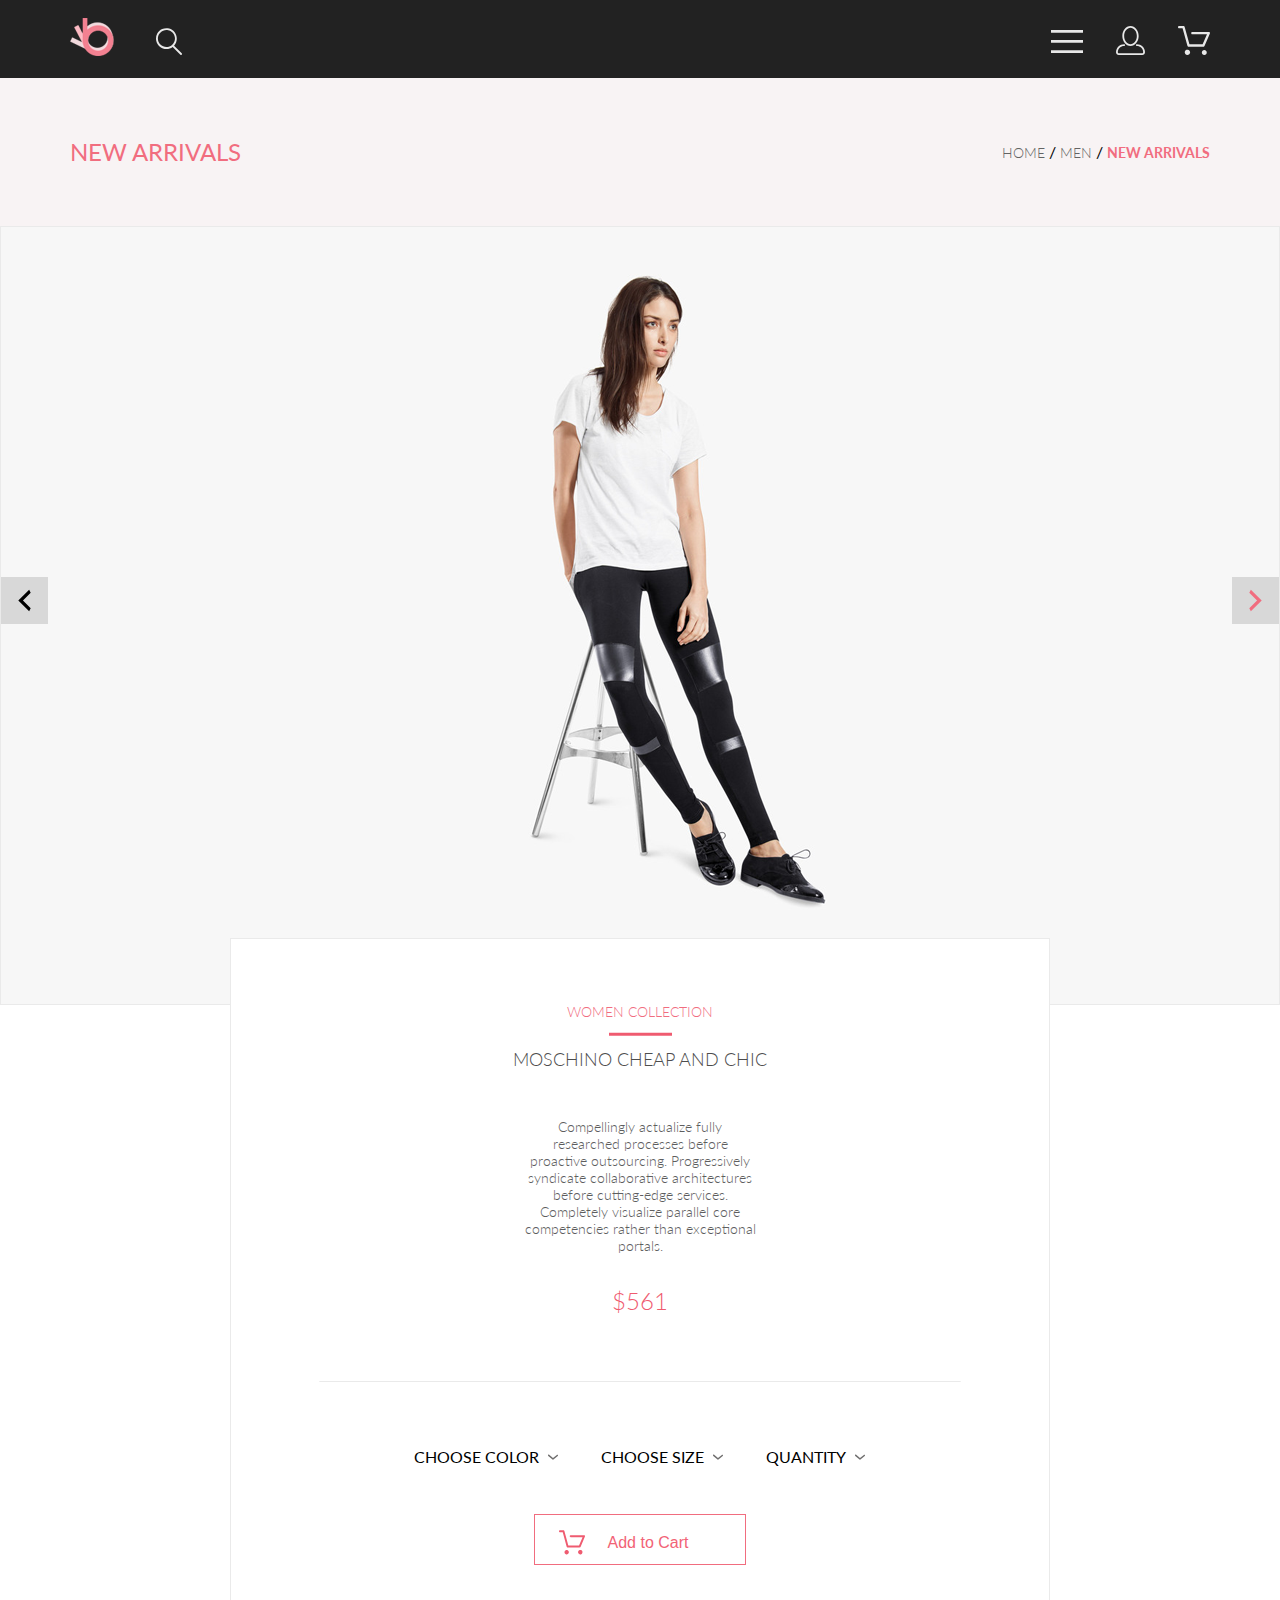
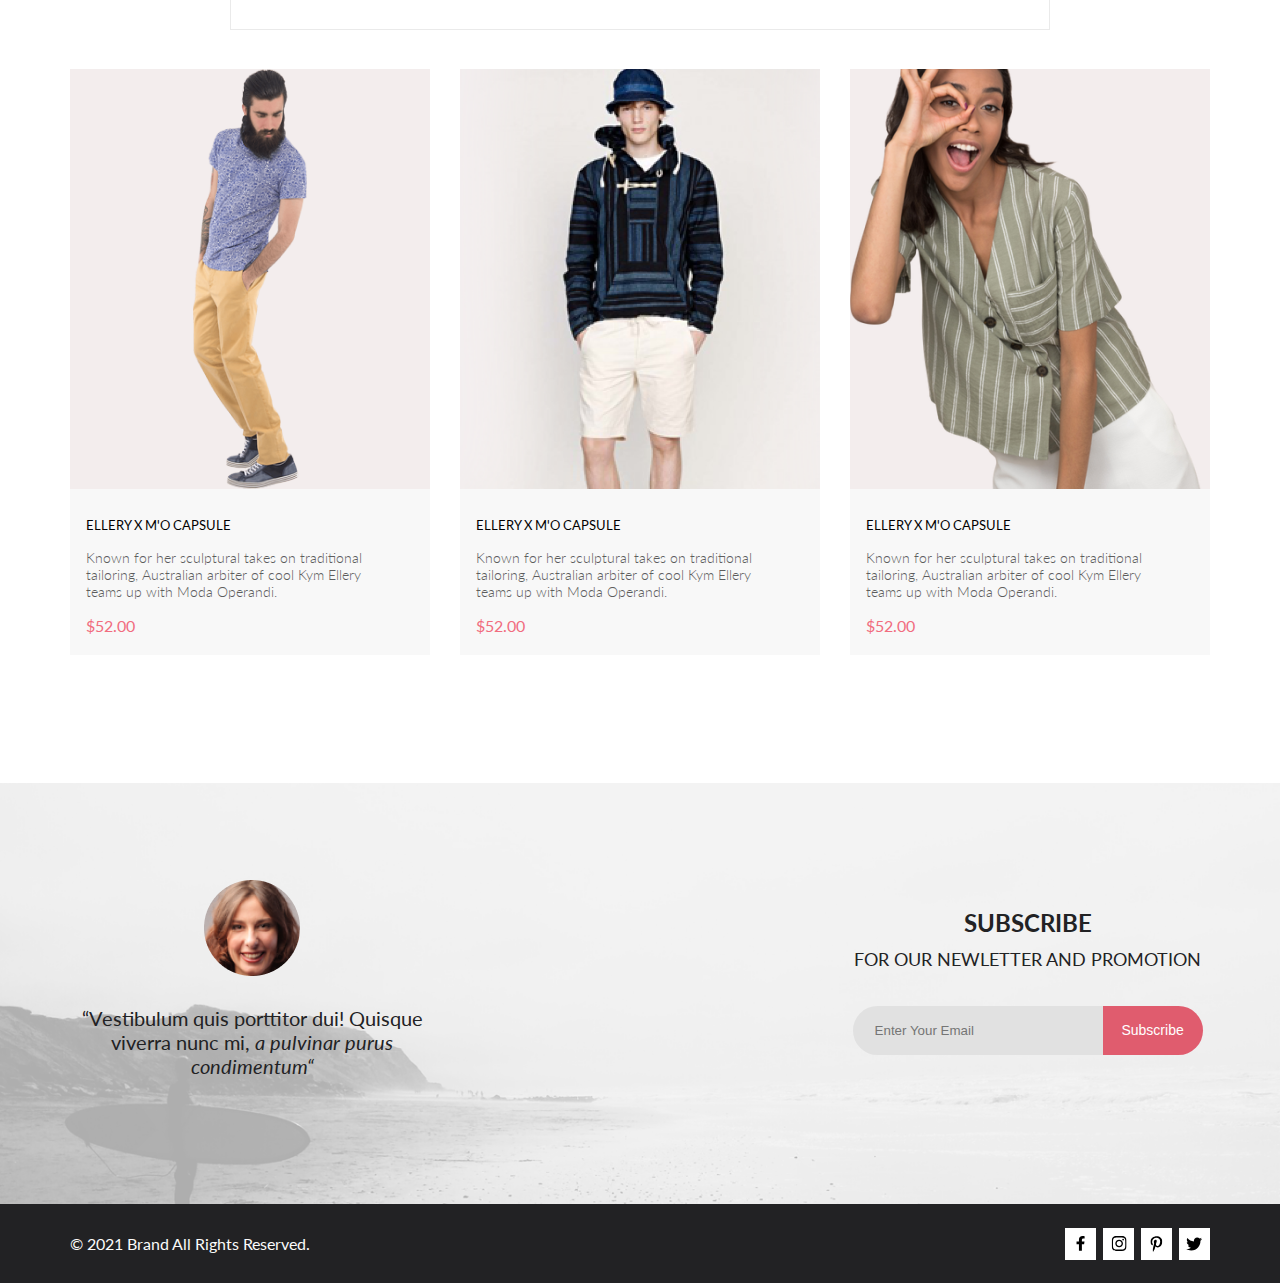
<file: product.html>
<!DOCTYPE html>
<html lang="en">
  <head>
    <meta charset="UTF-8" />
    <meta name="viewport" content="width=device-width, initial-scale=1.0" />
    <title>Product page</title>
    <link rel="preconnect" href="https://fonts.googleapis.com" />
    <link rel="preconnect" href="https://fonts.gstatic.com" crossorigin />
    <link
      href="https://fonts.googleapis.com/css2?family=Lato:wght@300;400;700;900&display=swap"
      rel="stylesheet"
    />
    <link rel="stylesheet" href="./scss/style.css" />
  </head>

  <body>
    <div class="header center__header">
      <div class="flex__header">
        <div class="left__header">
          <a class="header__logo" href="#"
            ><img src="img/logo.png" alt="logo"
          /></a>
          <svg
            class="header__search"
            xmlns="http://www.w3.org/2000/svg"
            width="27"
            height="28"
            viewBox="0 0 27 28"
            fill="none"
          >
            <path
              d="M19.0589 17.6251C20.6705 15.865 21.6275 13.6039 21.769 11.2216C21.9106 8.83932 21.2281 6.48088 19.8362 4.54232C18.4443 2.60377 16.4278 1.20318 14.1252 0.575765C11.8227 -0.0516554 9.37437 0.132305 7.19143 1.09675C5.0085 2.0612 3.22389 3.74739 2.1373 5.87217C1.05071 7.99695 0.728322 10.4309 1.22426 12.7653C1.72021 15.0997 3.00428 17.1923 4.86085 18.6919C6.71741 20.1914 9.0334 21.0064 11.4199 21.0001C13.6723 21.0031 15.8638 20.2691 17.6599 18.9101L25.4079 26.7171C25.4934 26.8061 25.5958 26.8772 25.7091 26.9261C25.8225 26.9751 25.9444 27.0009 26.0679 27.0021C26.1916 27.0024 26.314 26.9773 26.4276 26.9283C26.5411 26.8793 26.6434 26.8074 26.7279 26.7171C26.9018 26.5362 26.999 26.295 26.999 26.0441C26.999 25.7931 26.9018 25.5519 26.7279 25.371L19.0589 17.6251ZM2.88589 10.5001C2.89873 8.81477 3.41021 7.17101 4.35586 5.776C5.30151 4.38098 6.63899 3.29715 8.1997 2.66114C9.76042 2.02513 11.4745 1.86542 13.1258 2.20213C14.7772 2.53884 16.2919 3.3569 17.479 4.55319C18.6661 5.74948 19.4725 7.27044 19.7965 8.92433C20.1204 10.5782 19.9475 12.291 19.2995 13.8468C18.6515 15.4026 17.5574 16.7316 16.1551 17.6665C14.7529 18.6014 13.1052 19.1002 11.4199 19.1C9.14843 19.0892 6.97409 18.1775 5.3741 16.5652C3.77412 14.9528 2.87924 12.7715 2.88589 10.5001Z"
              fill="#E8E8E8"
            />
          </svg>
        </div>
        <div class="right__header">
          <svg
            xmlns="http://www.w3.org/2000/svg"
            width="159"
            height="29"
            viewBox="0 0 159 29"
            fill="none"
          >
            <path
              d="M0 27V24.31H32V27H0ZM0 16.76V14.07H32V16.76H0ZM0 6.69V4H32V6.69H0Z"
              fill="#E8E8E8"
            />
            <path
              d="M79.5 19.937C84 19.937 87.656 15.464 87.656 9.968C87.656 4.472 84 0 79.5 0C78.3631 0.0217413 77.2463 0.303398 76.2351 0.823397C75.2239 1.34339 74.3451 2.08794 73.666 3C72.1266 4.99573 71.3082 7.45381 71.344 9.974C71.344 15.465 75 19.937 79.5 19.937ZM79.5 1.813C83 1.813 85.844 5.472 85.844 9.969C85.844 14.466 82.998 18.125 79.5 18.125C76.002 18.125 73.156 14.465 73.155 9.969C73.154 5.473 76 1.813 79.5 1.813ZM85.844 18.125C85.6036 18.125 85.373 18.2205 85.203 18.3905C85.033 18.5605 84.9375 18.7911 84.9375 19.0315C84.9375 19.2719 85.033 19.5025 85.203 19.6725C85.373 19.8425 85.6036 19.938 85.844 19.938C87.526 19.9399 89.1386 20.6088 90.3279 21.7982C91.5172 22.9875 92.1861 24.6 92.188 26.282C92.1875 26.5221 92.0918 26.7523 91.922 26.9221C91.7522 27.0918 91.5221 27.1875 91.282 27.188H67.72C67.4798 27.1875 67.2497 27.0918 67.08 26.9221C66.9102 26.7523 66.8145 26.5221 66.814 26.282C66.8161 24.6001 67.4852 22.9877 68.6744 21.7985C69.8637 20.6092 71.4761 19.9401 73.158 19.938C73.3982 19.938 73.6287 19.8425 73.7986 19.6726C73.9685 19.5027 74.064 19.2723 74.064 19.032C74.064 18.7917 73.9685 18.5613 73.7986 18.3914C73.6287 18.2215 73.3982 18.126 73.158 18.126C70.9954 18.1279 68.922 18.9875 67.3926 20.5164C65.8631 22.0453 65.0026 24.1185 65 26.281C65.0008 27.0019 65.2875 27.693 65.7972 28.2027C66.307 28.7125 66.9981 28.9992 67.719 29H91.282C92.0027 28.9989 92.6936 28.7121 93.2031 28.2024C93.7126 27.6927 93.9992 27.0017 94 26.281C93.9974 24.1187 93.1372 22.0457 91.6083 20.5168C90.0793 18.9878 88.0063 18.1276 85.844 18.125Z"
              fill="#E8E8E8"
            />
            <path
              d="M153.201 29C152.553 28.9738 151.942 28.6948 151.497 28.2227C151.053 27.7506 150.811 27.1232 150.824 26.475C150.838 25.8269 151.104 25.2097 151.567 24.7559C152.03 24.3022 152.653 24.048 153.301 24.048C153.949 24.048 154.572 24.3022 155.035 24.7559C155.498 25.2097 155.764 25.8269 155.777 26.475C155.791 27.1232 155.549 27.7506 155.105 28.2227C154.66 28.6948 154.049 28.9738 153.401 29H153.201ZM133.753 26.32C133.753 25.79 133.91 25.2718 134.205 24.8311C134.499 24.3904 134.918 24.0469 135.407 23.844C135.897 23.6412 136.436 23.5881 136.956 23.6915C137.476 23.7949 137.953 24.0502 138.328 24.425C138.703 24.7998 138.958 25.2773 139.062 25.7972C139.165 26.317 139.112 26.8559 138.909 27.3456C138.706 27.8353 138.363 28.2539 137.922 28.5483C137.481 28.8428 136.963 29 136.433 29C136.081 29.0003 135.732 28.9311 135.407 28.7966C135.081 28.662 134.786 28.4646 134.537 28.2158C134.288 27.9669 134.09 27.6713 133.955 27.3461C133.82 27.0208 133.751 26.6721 133.751 26.32H133.753ZM137.553 20.686C137.294 20.6868 137.041 20.6024 136.834 20.4457C136.627 20.2891 136.478 20.0689 136.408 19.819L131.575 2.36401H128.182C127.869 2.36401 127.568 2.23947 127.346 2.01781C127.125 1.79614 127 1.49549 127 1.18201C127 0.868519 127.125 0.567873 127.346 0.346205C127.568 0.124537 127.869 5.81268e-06 128.182 5.81268e-06H132.463C132.723 -0.00080736 132.975 0.0837201 133.182 0.240568C133.388 0.397416 133.538 0.617884 133.607 0.868006L138.44 18.323H151.618L156.001 8.27501H141.401C141.243 8.27961 141.085 8.25242 140.938 8.19507C140.79 8.13771 140.656 8.05134 140.542 7.94108C140.429 7.83082 140.339 7.69891 140.277 7.55315C140.215 7.40739 140.184 7.25075 140.184 7.0925C140.184 6.93426 140.215 6.77762 140.277 6.63186C140.339 6.4861 140.429 6.35419 140.542 6.24393C140.656 6.13367 140.79 6.0473 140.938 5.98994C141.085 5.93259 141.243 5.90541 141.401 5.91001H157.814C158.01 5.90996 158.202 5.95866 158.374 6.05172C158.547 6.14478 158.693 6.27926 158.8 6.44301C158.908 6.60729 158.973 6.79569 158.991 6.99145C159.008 7.18721 158.977 7.38424 158.9 7.565L153.495 19.977C153.403 20.1876 153.251 20.3668 153.058 20.4927C152.866 20.6186 152.641 20.6858 152.411 20.686H137.553Z"
              fill="#E8E8E8"
            />
          </svg>
        </div>
        <div class="right__headerMobile">
          <svg
            xmlns="http://www.w3.org/2000/svg"
            width="32"
            height="23"
            viewBox="0 0 32 23"
            fill="none"
          >
            <path
              d="M0 23V20.31H32V23H0ZM0 12.76V10.07H32V12.76H0ZM0 2.69V0H32V2.69H0Z"
              fill="#E8E8E8"
            />
          </svg>
        </div>
      </div>
    </div>
    <div class="postheader">
      <nav class="postheader__content postheader-flex center">
        <h2 class="postheader__header">NEW ARRIVALS</h2>
        <div class="breadcrumbs">
          <a href="#" class="breadcrumbs__link">HOME</a> /
          <a href="#" class="breadcrumbs__link">MEN</a> /
          <a href="#" class="breadcrumbs__link breadcrumb__select"
            >NEW ARRIVALS</a
          >
        </div>
      </nav>
    </div>
    <div class="product">
      <div class="product-content">
        <div class="product__leftarrow">
          <svg
            xmlns="http://www.w3.org/2000/svg"
            width="31"
            height="31"
            viewBox="0 0 31 31"
            fill="none"
          >
            <path
              d="M21.6998 7.7499L13.9498 15.4999L21.6998 23.2499L20.1498 26.3499L9.2998 15.4999L20.1498 4.6499L21.6998 7.7499Z"
              fill="black"
            />
          </svg>
        </div>
        <img
          class="select_product"
          src="img/select_product.png"
          alt="product foto"
        />
        <div class="product__rightarrow">
          <svg
            xmlns="http://www.w3.org/2000/svg"
            width="31"
            height="31"
            viewBox="0 0 31 31"
            fill="none"
          >
            <path
              d="M9.2998 23.2499L17.0498 15.4999L9.2998 7.7499L10.8498 4.6499L21.6998 15.4999L10.8498 26.3499L9.2998 23.2499Z"
              fill="#F16D7F"
            />
          </svg>
        </div>
      </div>
      <div class="product__info">
        <h3 class="info__subtitle">WOMEN COLLECTION</h3>
        <svg
          class="info__shortborder"
          xmlns="http://www.w3.org/2000/svg"
          width="63"
          height="4"
          viewBox="0 0 63 4"
          fill="none"
        >
          <path d="M63 0.786865H0V3.81225H63V0.786865Z" fill="#EF5B70" />
        </svg>
        <h2 class="info__title">MOSCHINO CHEAP AND CHIC</h2>
        <p class="info__description">
          Compellingly actualize fully researched processes before proactive
          outsourcing. Progressively syndicate collaborative architectures
          before cutting-edge services. Completely visualize parallel core
          competencies rather than exceptional portals.
        </p>
        <p class="info__price">$561</p>
        <svg
          class="info__longborder"
          xmlns="http://www.w3.org/2000/svg"
          width="642"
          height="2"
          viewBox="0 0 642 2"
          fill="none"
        >
          <path
            d="M0.5 1.49829H641.5H0.5Z"
            stroke="#EAEAEA"
            stroke-linejoin="round"
          />
        </svg>
        <div class="product__property">
          <span class="property__element"
            >CHOOSE COLOR
            <svg
              xmlns="http://www.w3.org/2000/svg"
              width="11"
              height="6"
              viewBox="0 0 11 6"
              fill="none"
            >
              <path
                d="M5.00214 5.64846C4.83521 5.64879 4.67343 5.59016 4.54488 5.48275L0.258102 1.88021C0.112196 1.75791 0.0204417 1.58217 0.00302325 1.39165C-0.0143952 1.20112 0.0439493 1.01143 0.165221 0.864289C0.286493 0.717149 0.460759 0.624619 0.649682 0.607053C0.838605 0.589487 1.02671 0.648325 1.17262 0.770623L5.00214 3.9985L8.83167 0.885905C8.90475 0.826055 8.98884 0.781361 9.0791 0.754391C9.16937 0.727421 9.26403 0.718707 9.35764 0.72875C9.45126 0.738794 9.54198 0.767396 9.6246 0.812913C9.70722 0.85843 9.7801 0.919965 9.83906 0.993981C9.90449 1.06806 9.95405 1.15498 9.98462 1.24927C10.0152 1.34357 10.0261 1.44321 10.0167 1.54197C10.0073 1.64073 9.97784 1.73646 9.93005 1.82318C9.88227 1.9099 9.81723 1.98573 9.73904 2.04592L5.45225 5.52598C5.32002 5.61641 5.16154 5.65954 5.00214 5.64846Z"
                fill="#6F6E6E"
              /></svg
          ></span>
          <span class="property__element"
            >CHOOSE SIZE
            <svg
              xmlns="http://www.w3.org/2000/svg"
              width="11"
              height="6"
              viewBox="0 0 11 6"
              fill="none"
            >
              <path
                d="M5.00214 5.64846C4.83521 5.64879 4.67343 5.59016 4.54488 5.48275L0.258102 1.88021C0.112196 1.75791 0.0204417 1.58217 0.00302325 1.39165C-0.0143952 1.20112 0.0439493 1.01143 0.165221 0.864289C0.286493 0.717149 0.460759 0.624619 0.649682 0.607053C0.838605 0.589487 1.02671 0.648325 1.17262 0.770623L5.00214 3.9985L8.83167 0.885905C8.90475 0.826055 8.98884 0.781361 9.0791 0.754391C9.16937 0.727421 9.26403 0.718707 9.35764 0.72875C9.45126 0.738794 9.54198 0.767396 9.6246 0.812913C9.70722 0.85843 9.7801 0.919965 9.83906 0.993981C9.90449 1.06806 9.95405 1.15498 9.98462 1.24927C10.0152 1.34357 10.0261 1.44321 10.0167 1.54197C10.0073 1.64073 9.97784 1.73646 9.93005 1.82318C9.88227 1.9099 9.81723 1.98573 9.73904 2.04592L5.45225 5.52598C5.32002 5.61641 5.16154 5.65954 5.00214 5.64846Z"
                fill="#6F6E6E"
              /></svg
          ></span>
          <span class="property__element"
            >QUANTITY
            <svg
              xmlns="http://www.w3.org/2000/svg"
              width="11"
              height="6"
              viewBox="0 0 11 6"
              fill="none"
            >
              <path
                d="M5.00214 5.64846C4.83521 5.64879 4.67343 5.59016 4.54488 5.48275L0.258102 1.88021C0.112196 1.75791 0.0204417 1.58217 0.00302325 1.39165C-0.0143952 1.20112 0.0439493 1.01143 0.165221 0.864289C0.286493 0.717149 0.460759 0.624619 0.649682 0.607053C0.838605 0.589487 1.02671 0.648325 1.17262 0.770623L5.00214 3.9985L8.83167 0.885905C8.90475 0.826055 8.98884 0.781361 9.0791 0.754391C9.16937 0.727421 9.26403 0.718707 9.35764 0.72875C9.45126 0.738794 9.54198 0.767396 9.6246 0.812913C9.70722 0.85843 9.7801 0.919965 9.83906 0.993981C9.90449 1.06806 9.95405 1.15498 9.98462 1.24927C10.0152 1.34357 10.0261 1.44321 10.0167 1.54197C10.0073 1.64073 9.97784 1.73646 9.93005 1.82318C9.88227 1.9099 9.81723 1.98573 9.73904 2.04592L5.45225 5.52598C5.32002 5.61641 5.16154 5.65954 5.00214 5.64846Z"
                fill="#6F6E6E"
              /></svg
          ></span>
        </div>
        <button type="button" class="info__button">
          <svg
            xmlns="http://www.w3.org/2000/svg"
            width="27"
            height="25"
            viewBox="0 0 27 25"
            fill="none"
          >
            <path
              d="M5.49847 22.185C5.50635 21.752 5.64091 21.3309 5.88519 20.9748C6.12947 20.6186 6.47261 20.3431 6.87158 20.1828C7.27055 20.0226 7.7076 19.9848 8.12781 20.0741C8.54802 20.1635 8.93269 20.376 9.23358 20.685C9.53447 20.994 9.73817 21.3857 9.81909 21.811C9.90002 22.2363 9.85453 22.6763 9.68842 23.0756C9.52231 23.475 9.24296 23.8161 8.88538 24.0559C8.52779 24.2957 8.10791 24.4237 7.67847 24.4237C7.38955 24.4211 7.10399 24.3611 6.83807 24.2472C6.57216 24.1333 6.3311 23.9676 6.12866 23.7597C5.92623 23.5518 5.76639 23.3057 5.65826 23.0355C5.55013 22.7653 5.49584 22.4763 5.49847 22.185ZM21.3045 24.4237C20.8711 24.4303 20.4453 24.3087 20.0797 24.074C19.7141 23.8393 19.4247 23.5017 19.2471 23.103C19.0696 22.7042 19.0117 22.2618 19.0806 21.8303C19.1496 21.3988 19.3423 20.9971 19.6351 20.6748C19.9278 20.3524 20.3077 20.1236 20.728 20.0165C21.1482 19.9095 21.5903 19.929 21.9997 20.0724C22.4091 20.2159 22.7679 20.4771 23.0317 20.8238C23.2956 21.1706 23.453 21.5877 23.4845 22.0236C23.5269 22.6155 23.3369 23.2004 22.9555 23.6523C22.7706 23.8745 22.5436 24.0574 22.2877 24.1901C22.0319 24.3227 21.7524 24.4025 21.4655 24.4247L21.3045 24.4237ZM8.59351 17.4855C8.38116 17.4851 8.17488 17.414 8.00671 17.2833C7.83855 17.1525 7.71792 16.9694 7.66351 16.7624L3.73651 2.19527H0.978516C0.719001 2.19527 0.470064 2.09128 0.28656 1.90622C0.103056 1.72116 0 1.47018 0 1.20847C0 0.946764 0.103056 0.695782 0.28656 0.510726C0.470064 0.325669 0.719001 0.22168 0.978516 0.22168H4.45752C4.66982 0.222254 4.876 0.293463 5.04413 0.424184C5.21226 0.554905 5.33295 0.737883 5.38751 0.944787L9.31451 15.5119H20.0185L23.5765 7.12665H11.7185C11.459 7.12665 11.2101 7.02266 11.0266 6.83761C10.8431 6.65255 10.74 6.40157 10.74 6.13986C10.74 5.87815 10.8431 5.62717 11.0266 5.44211C11.2101 5.25705 11.459 5.15306 11.7185 5.15306H25.0535C25.2131 5.15352 25.3701 5.19451 25.5099 5.27223C25.6497 5.34995 25.7679 5.46195 25.8535 5.59784C25.9413 5.73569 25.9945 5.89303 26.0084 6.05627C26.0224 6.21951 25.9966 6.38368 25.9335 6.53465L21.5425 16.8935C21.469 17.0684 21.3462 17.2177 21.1895 17.3229C21.0327 17.4281 20.8488 17.4846 20.6605 17.4855H8.59351Z"
              fill="#EF5B70"
            />
          </svg>
          Add to Cart
        </button>
      </div>
    </div>
    <div class="another__products center">
      <div class="product__block">
        <div class="product__foto">
          <img src="img/second_content4.png" alt="foto content" />
          <div class="product__background"></div>
          <div class="add__cart">
            <svg
              xmlns="http://www.w3.org/2000/svg"
              width="27"
              height="25"
              viewBox="0 0 27 25"
              fill="none"
            >
              <path
                d="M21.9521 23.2662H21.8397C21.2306 23.2662 20.7188 22.7666 20.6746 22.1289C20.6302 21.4602 21.1187 20.8781 21.7637 20.8341C21.7891 20.8324 21.8156 20.8315 21.8417 20.8315C22.4587 20.8315 22.9755 21.3214 23.0213 21.9482C23.0331 22.1967 22.9926 22.5509 22.7371 22.8434L22.7312 22.8502L22.7254 22.8571C22.5287 23.0907 22.2619 23.2316 21.9521 23.2662ZM8.22003 23.2599C7.56946 23.2599 7.04022 22.7169 7.04022 22.0496C7.04022 21.3827 7.56946 20.8401 8.22003 20.8401C8.87061 20.8401 9.39984 21.3827 9.39984 22.0496C9.39984 22.7169 8.87061 23.2599 8.22003 23.2599Z"
                fill="white"
              />
              <path
                d="M21.8765 22.2662C21.9215 22.2549 21.9428 22.2339 21.9605 22.2129C21.9683 22.2037 21.9761 22.1946 21.9839 22.1855C22.0204 22.1438 22.0237 22.0553 22.0229 22.0105C22.0097 21.9044 21.9189 21.8315 21.8417 21.8315C21.838 21.8315 21.8341 21.8317 21.8317 21.8318C21.7536 21.8372 21.6658 21.9409 21.6724 22.0625C21.6818 22.1793 21.7679 22.2662 21.8397 22.2662H21.8765ZM8.22003 22.2599C8.31921 22.2599 8.39984 22.1655 8.39984 22.0496C8.39984 21.9341 8.31921 21.8401 8.22003 21.8401C8.12091 21.8401 8.04022 21.9341 8.04022 22.0496C8.04022 22.1655 8.12091 22.2599 8.22003 22.2599ZM21.9999 24.2662C21.9522 24.2662 21.8883 24.2662 21.8397 24.2662C20.7021 24.2662 19.7571 23.3545 19.677 22.198C19.5969 20.9929 20.4942 19.9183 21.6957 19.8364C21.7446 19.8331 21.7933 19.8315 21.8417 19.8315C22.9804 19.8315 23.9418 20.7324 24.0195 21.8884C24.051 22.4915 23.8746 23.0612 23.4903 23.5012C23.106 23.9575 22.5768 24.2177 21.9999 24.2662ZM8.22003 24.2599C7.01581 24.2599 6.04022 23.2709 6.04022 22.0496C6.04022 20.8291 7.01581 19.8401 8.22003 19.8401C9.42419 19.8401 10.3998 20.8291 10.3998 22.0496C10.3998 23.2709 9.42419 24.2599 8.22003 24.2599ZM21.1989 17.3938H9.13354C8.70062 17.3938 8.31635 17.1005 8.2038 16.6775L4.27802 2.24768H1.52222C0.993896 2.24768 0.561035 1.80859 0.561035 1.27039C0.561035 0.733032 0.993896 0.292969 1.52222 0.292969H4.99982C5.43182 0.292969 5.8161 0.586304 5.92859 1.01025L9.85443 15.4391H20.5581L24.1149 7.13379H12.2583C11.7291 7.13379 11.2962 6.69373 11.2962 6.15649C11.2962 5.61914 11.7291 5.17908 12.2583 5.17908H25.5891C25.9095 5.17908 26.2146 5.34192 26.3901 5.61914C26.5665 5.89539 26.5989 6.23743 26.4702 6.547L22.08 16.807C21.9198 17.1653 21.5832 17.3938 21.1989 17.3938Z"
                fill="white"
              />
              <path
                d="M21.8765 22.2662C21.9215 22.2549 21.9428 22.2339 21.9605 22.2129C21.9683 22.2037 21.9761 22.1946 21.9839 22.1855C22.0204 22.1438 22.0237 22.0553 22.0229 22.0105C22.0097 21.9044 21.9189 21.8315 21.8417 21.8315C21.838 21.8315 21.8341 21.8317 21.8317 21.8318C21.7536 21.8372 21.6658 21.9409 21.6724 22.0625C21.6818 22.1793 21.7679 22.2662 21.8397 22.2662H21.8765ZM8.22003 22.2599C8.31921 22.2599 8.39984 22.1655 8.39984 22.0496C8.39984 21.9341 8.31921 21.8401 8.22003 21.8401C8.12091 21.8401 8.04022 21.9341 8.04022 22.0496C8.04022 22.1655 8.12091 22.2599 8.22003 22.2599ZM21.9999 24.2662C21.9522 24.2662 21.8883 24.2662 21.8397 24.2662C20.7021 24.2662 19.7571 23.3545 19.677 22.198C19.5969 20.9929 20.4942 19.9183 21.6957 19.8364C21.7446 19.8331 21.7933 19.8315 21.8417 19.8315C22.9804 19.8315 23.9418 20.7324 24.0195 21.8884C24.051 22.4915 23.8746 23.0612 23.4903 23.5012C23.106 23.9575 22.5768 24.2177 21.9999 24.2662ZM8.22003 24.2599C7.01581 24.2599 6.04022 23.2709 6.04022 22.0496C6.04022 20.8291 7.01581 19.8401 8.22003 19.8401C9.42419 19.8401 10.3998 20.8291 10.3998 22.0496C10.3998 23.2709 9.42419 24.2599 8.22003 24.2599ZM21.1989 17.3938H9.13354C8.70062 17.3938 8.31635 17.1005 8.2038 16.6775L4.27802 2.24768H1.52222C0.993896 2.24768 0.561035 1.80859 0.561035 1.27039C0.561035 0.733032 0.993896 0.292969 1.52222 0.292969H4.99982C5.43182 0.292969 5.8161 0.586304 5.92859 1.01025L9.85443 15.4391H20.5581L24.1149 7.13379H12.2583C11.7291 7.13379 11.2962 6.69373 11.2962 6.15649C11.2962 5.61914 11.7291 5.17908 12.2583 5.17908H25.5891C25.9095 5.17908 26.2146 5.34192 26.3901 5.61914C26.5665 5.89539 26.5989 6.23743 26.4702 6.547L22.08 16.807C21.9198 17.1653 21.5832 17.3938 21.1989 17.3938Z"
                fill="white"
              />
            </svg>
            <p class="text__cart">Add to Cart</p>
          </div>
        </div>
        <article class="product__description">
          <h4 class="title__description">ELLERY X M'O CAPSULE</h4>
          <p class="text__description">
            Known for her sculptural takes on&nbsp;traditional tailoring,
            Australian arbiter of&nbsp;cool Kym Ellery teams up&nbsp;with Moda
            Operandi.
          </p>
          <p class="price">$52.00</p>
        </article>
      </div>
      <div class="product__block product-hidden">
        <div class="product__foto">
          <img src="img/second_content3.png" alt="foto content" />
          <div class="product__background"></div>
          <div class="add__cart">
            <svg
              xmlns="http://www.w3.org/2000/svg"
              width="27"
              height="25"
              viewBox="0 0 27 25"
              fill="none"
            >
              <path
                d="M21.9521 23.2662H21.8397C21.2306 23.2662 20.7188 22.7666 20.6746 22.1289C20.6302 21.4602 21.1187 20.8781 21.7637 20.8341C21.7891 20.8324 21.8156 20.8315 21.8417 20.8315C22.4587 20.8315 22.9755 21.3214 23.0213 21.9482C23.0331 22.1967 22.9926 22.5509 22.7371 22.8434L22.7312 22.8502L22.7254 22.8571C22.5287 23.0907 22.2619 23.2316 21.9521 23.2662ZM8.22003 23.2599C7.56946 23.2599 7.04022 22.7169 7.04022 22.0496C7.04022 21.3827 7.56946 20.8401 8.22003 20.8401C8.87061 20.8401 9.39984 21.3827 9.39984 22.0496C9.39984 22.7169 8.87061 23.2599 8.22003 23.2599Z"
                fill="white"
              />
              <path
                d="M21.8765 22.2662C21.9215 22.2549 21.9428 22.2339 21.9605 22.2129C21.9683 22.2037 21.9761 22.1946 21.9839 22.1855C22.0204 22.1438 22.0237 22.0553 22.0229 22.0105C22.0097 21.9044 21.9189 21.8315 21.8417 21.8315C21.838 21.8315 21.8341 21.8317 21.8317 21.8318C21.7536 21.8372 21.6658 21.9409 21.6724 22.0625C21.6818 22.1793 21.7679 22.2662 21.8397 22.2662H21.8765ZM8.22003 22.2599C8.31921 22.2599 8.39984 22.1655 8.39984 22.0496C8.39984 21.9341 8.31921 21.8401 8.22003 21.8401C8.12091 21.8401 8.04022 21.9341 8.04022 22.0496C8.04022 22.1655 8.12091 22.2599 8.22003 22.2599ZM21.9999 24.2662C21.9522 24.2662 21.8883 24.2662 21.8397 24.2662C20.7021 24.2662 19.7571 23.3545 19.677 22.198C19.5969 20.9929 20.4942 19.9183 21.6957 19.8364C21.7446 19.8331 21.7933 19.8315 21.8417 19.8315C22.9804 19.8315 23.9418 20.7324 24.0195 21.8884C24.051 22.4915 23.8746 23.0612 23.4903 23.5012C23.106 23.9575 22.5768 24.2177 21.9999 24.2662ZM8.22003 24.2599C7.01581 24.2599 6.04022 23.2709 6.04022 22.0496C6.04022 20.8291 7.01581 19.8401 8.22003 19.8401C9.42419 19.8401 10.3998 20.8291 10.3998 22.0496C10.3998 23.2709 9.42419 24.2599 8.22003 24.2599ZM21.1989 17.3938H9.13354C8.70062 17.3938 8.31635 17.1005 8.2038 16.6775L4.27802 2.24768H1.52222C0.993896 2.24768 0.561035 1.80859 0.561035 1.27039C0.561035 0.733032 0.993896 0.292969 1.52222 0.292969H4.99982C5.43182 0.292969 5.8161 0.586304 5.92859 1.01025L9.85443 15.4391H20.5581L24.1149 7.13379H12.2583C11.7291 7.13379 11.2962 6.69373 11.2962 6.15649C11.2962 5.61914 11.7291 5.17908 12.2583 5.17908H25.5891C25.9095 5.17908 26.2146 5.34192 26.3901 5.61914C26.5665 5.89539 26.5989 6.23743 26.4702 6.547L22.08 16.807C21.9198 17.1653 21.5832 17.3938 21.1989 17.3938Z"
                fill="white"
              />
              <path
                d="M21.8765 22.2662C21.9215 22.2549 21.9428 22.2339 21.9605 22.2129C21.9683 22.2037 21.9761 22.1946 21.9839 22.1855C22.0204 22.1438 22.0237 22.0553 22.0229 22.0105C22.0097 21.9044 21.9189 21.8315 21.8417 21.8315C21.838 21.8315 21.8341 21.8317 21.8317 21.8318C21.7536 21.8372 21.6658 21.9409 21.6724 22.0625C21.6818 22.1793 21.7679 22.2662 21.8397 22.2662H21.8765ZM8.22003 22.2599C8.31921 22.2599 8.39984 22.1655 8.39984 22.0496C8.39984 21.9341 8.31921 21.8401 8.22003 21.8401C8.12091 21.8401 8.04022 21.9341 8.04022 22.0496C8.04022 22.1655 8.12091 22.2599 8.22003 22.2599ZM21.9999 24.2662C21.9522 24.2662 21.8883 24.2662 21.8397 24.2662C20.7021 24.2662 19.7571 23.3545 19.677 22.198C19.5969 20.9929 20.4942 19.9183 21.6957 19.8364C21.7446 19.8331 21.7933 19.8315 21.8417 19.8315C22.9804 19.8315 23.9418 20.7324 24.0195 21.8884C24.051 22.4915 23.8746 23.0612 23.4903 23.5012C23.106 23.9575 22.5768 24.2177 21.9999 24.2662ZM8.22003 24.2599C7.01581 24.2599 6.04022 23.2709 6.04022 22.0496C6.04022 20.8291 7.01581 19.8401 8.22003 19.8401C9.42419 19.8401 10.3998 20.8291 10.3998 22.0496C10.3998 23.2709 9.42419 24.2599 8.22003 24.2599ZM21.1989 17.3938H9.13354C8.70062 17.3938 8.31635 17.1005 8.2038 16.6775L4.27802 2.24768H1.52222C0.993896 2.24768 0.561035 1.80859 0.561035 1.27039C0.561035 0.733032 0.993896 0.292969 1.52222 0.292969H4.99982C5.43182 0.292969 5.8161 0.586304 5.92859 1.01025L9.85443 15.4391H20.5581L24.1149 7.13379H12.2583C11.7291 7.13379 11.2962 6.69373 11.2962 6.15649C11.2962 5.61914 11.7291 5.17908 12.2583 5.17908H25.5891C25.9095 5.17908 26.2146 5.34192 26.3901 5.61914C26.5665 5.89539 26.5989 6.23743 26.4702 6.547L22.08 16.807C21.9198 17.1653 21.5832 17.3938 21.1989 17.3938Z"
                fill="white"
              />
            </svg>
            <p class="text__cart">Add to Cart</p>
          </div>
        </div>
        <article class="product__description">
          <h4 class="title__description">ELLERY X M'O CAPSULE</h4>
          <p class="text__description">
            Known for her sculptural takes on&nbsp;traditional tailoring,
            Australian arbiter of&nbsp;cool Kym Ellery teams up&nbsp;with Moda
            Operandi.
          </p>
          <p class="price">$52.00</p>
        </article>
      </div>
      <div class="product__block third__block">
        <div class="product__foto">
          <img src="img/second_content6.png" alt="foto content" />
          <div class="product__background"></div>
          <div class="add__cart">
            <svg
              xmlns="http://www.w3.org/2000/svg"
              width="27"
              height="25"
              viewBox="0 0 27 25"
              fill="none"
            >
              <path
                d="M21.9521 23.2662H21.8397C21.2306 23.2662 20.7188 22.7666 20.6746 22.1289C20.6302 21.4602 21.1187 20.8781 21.7637 20.8341C21.7891 20.8324 21.8156 20.8315 21.8417 20.8315C22.4587 20.8315 22.9755 21.3214 23.0213 21.9482C23.0331 22.1967 22.9926 22.5509 22.7371 22.8434L22.7312 22.8502L22.7254 22.8571C22.5287 23.0907 22.2619 23.2316 21.9521 23.2662ZM8.22003 23.2599C7.56946 23.2599 7.04022 22.7169 7.04022 22.0496C7.04022 21.3827 7.56946 20.8401 8.22003 20.8401C8.87061 20.8401 9.39984 21.3827 9.39984 22.0496C9.39984 22.7169 8.87061 23.2599 8.22003 23.2599Z"
                fill="white"
              />
              <path
                d="M21.8765 22.2662C21.9215 22.2549 21.9428 22.2339 21.9605 22.2129C21.9683 22.2037 21.9761 22.1946 21.9839 22.1855C22.0204 22.1438 22.0237 22.0553 22.0229 22.0105C22.0097 21.9044 21.9189 21.8315 21.8417 21.8315C21.838 21.8315 21.8341 21.8317 21.8317 21.8318C21.7536 21.8372 21.6658 21.9409 21.6724 22.0625C21.6818 22.1793 21.7679 22.2662 21.8397 22.2662H21.8765ZM8.22003 22.2599C8.31921 22.2599 8.39984 22.1655 8.39984 22.0496C8.39984 21.9341 8.31921 21.8401 8.22003 21.8401C8.12091 21.8401 8.04022 21.9341 8.04022 22.0496C8.04022 22.1655 8.12091 22.2599 8.22003 22.2599ZM21.9999 24.2662C21.9522 24.2662 21.8883 24.2662 21.8397 24.2662C20.7021 24.2662 19.7571 23.3545 19.677 22.198C19.5969 20.9929 20.4942 19.9183 21.6957 19.8364C21.7446 19.8331 21.7933 19.8315 21.8417 19.8315C22.9804 19.8315 23.9418 20.7324 24.0195 21.8884C24.051 22.4915 23.8746 23.0612 23.4903 23.5012C23.106 23.9575 22.5768 24.2177 21.9999 24.2662ZM8.22003 24.2599C7.01581 24.2599 6.04022 23.2709 6.04022 22.0496C6.04022 20.8291 7.01581 19.8401 8.22003 19.8401C9.42419 19.8401 10.3998 20.8291 10.3998 22.0496C10.3998 23.2709 9.42419 24.2599 8.22003 24.2599ZM21.1989 17.3938H9.13354C8.70062 17.3938 8.31635 17.1005 8.2038 16.6775L4.27802 2.24768H1.52222C0.993896 2.24768 0.561035 1.80859 0.561035 1.27039C0.561035 0.733032 0.993896 0.292969 1.52222 0.292969H4.99982C5.43182 0.292969 5.8161 0.586304 5.92859 1.01025L9.85443 15.4391H20.5581L24.1149 7.13379H12.2583C11.7291 7.13379 11.2962 6.69373 11.2962 6.15649C11.2962 5.61914 11.7291 5.17908 12.2583 5.17908H25.5891C25.9095 5.17908 26.2146 5.34192 26.3901 5.61914C26.5665 5.89539 26.5989 6.23743 26.4702 6.547L22.08 16.807C21.9198 17.1653 21.5832 17.3938 21.1989 17.3938Z"
                fill="white"
              />
              <path
                d="M21.8765 22.2662C21.9215 22.2549 21.9428 22.2339 21.9605 22.2129C21.9683 22.2037 21.9761 22.1946 21.9839 22.1855C22.0204 22.1438 22.0237 22.0553 22.0229 22.0105C22.0097 21.9044 21.9189 21.8315 21.8417 21.8315C21.838 21.8315 21.8341 21.8317 21.8317 21.8318C21.7536 21.8372 21.6658 21.9409 21.6724 22.0625C21.6818 22.1793 21.7679 22.2662 21.8397 22.2662H21.8765ZM8.22003 22.2599C8.31921 22.2599 8.39984 22.1655 8.39984 22.0496C8.39984 21.9341 8.31921 21.8401 8.22003 21.8401C8.12091 21.8401 8.04022 21.9341 8.04022 22.0496C8.04022 22.1655 8.12091 22.2599 8.22003 22.2599ZM21.9999 24.2662C21.9522 24.2662 21.8883 24.2662 21.8397 24.2662C20.7021 24.2662 19.7571 23.3545 19.677 22.198C19.5969 20.9929 20.4942 19.9183 21.6957 19.8364C21.7446 19.8331 21.7933 19.8315 21.8417 19.8315C22.9804 19.8315 23.9418 20.7324 24.0195 21.8884C24.051 22.4915 23.8746 23.0612 23.4903 23.5012C23.106 23.9575 22.5768 24.2177 21.9999 24.2662ZM8.22003 24.2599C7.01581 24.2599 6.04022 23.2709 6.04022 22.0496C6.04022 20.8291 7.01581 19.8401 8.22003 19.8401C9.42419 19.8401 10.3998 20.8291 10.3998 22.0496C10.3998 23.2709 9.42419 24.2599 8.22003 24.2599ZM21.1989 17.3938H9.13354C8.70062 17.3938 8.31635 17.1005 8.2038 16.6775L4.27802 2.24768H1.52222C0.993896 2.24768 0.561035 1.80859 0.561035 1.27039C0.561035 0.733032 0.993896 0.292969 1.52222 0.292969H4.99982C5.43182 0.292969 5.8161 0.586304 5.92859 1.01025L9.85443 15.4391H20.5581L24.1149 7.13379H12.2583C11.7291 7.13379 11.2962 6.69373 11.2962 6.15649C11.2962 5.61914 11.7291 5.17908 12.2583 5.17908H25.5891C25.9095 5.17908 26.2146 5.34192 26.3901 5.61914C26.5665 5.89539 26.5989 6.23743 26.4702 6.547L22.08 16.807C21.9198 17.1653 21.5832 17.3938 21.1989 17.3938Z"
                fill="white"
              />
            </svg>
            <p class="text__cart">Add to Cart</p>
          </div>
        </div>
        <article class="product__description">
          <h4 class="title__description">ELLERY X M'O CAPSULE</h4>
          <p class="text__description">
            Known for her sculptural takes on&nbsp;traditional tailoring,
            Australian arbiter of&nbsp;cool Kym Ellery teams up&nbsp;with Moda
            Operandi.
          </p>
          <p class="price">$52.00</p>
        </article>
      </div>
    </div>
    <section class="prefooter__content center">
      <div class="prefooter__background"></div>
      <div class="prefooter__block">
        <img
          class="prefooter__image"
          src="img/prefooter_image.png"
          alt="foto content"
        />
        <p class="prefooter__text">
          “Vestibulum quis porttitor dui! Quisque viverra nunc mi,
          <span class="italic__text">a pulvinar purus condimentum“</span>
        </p>
      </div>
      <div class="prefooter__block">
        <div class="header__block">
          <h3 class="prefooter__header">SUBSCRIBE</h3>
          <h4 class="prefooter__subtitle">FOR OUR NEWLETTER AND PROMOTION</h4>
        </div>
        <form action="#" class="prefooter__form">
          <input
            class="prefooter__input"
            type="email"
            placeholder="Enter Your Email"
          />
          <button class="prefooter__button" type="submit">Subscribe</button>
        </form>
      </div>
    </section>
    <footer class="footer center__header">
      <div class="footer__content">© 2021 Brand All Rights Reserved.</div>
      <nav class="footer__navigation">
        <div class="icons">
          <svg
            xmlns="http://www.w3.org/2000/svg"
            width="11"
            height="16"
            viewBox="0 0 11 16"
            fill="none"
          >
            <path
              d="M9.08827 8.28L9.50677 5.61602H6.89013V3.88729C6.89013 3.15847 7.25565 2.44806 8.42756 2.44806H9.61713V0.179975C9.61713 0.179975 8.53763 0 7.50551 0C5.35064 0 3.94211 1.27593 3.94211 3.5857V5.61602H1.54678V8.28H3.94211V14.72H6.89013V8.28H9.08827Z"
              fill="black"
            />
          </svg>
        </div>
        <div class="icons">
          <svg
            xmlns="http://www.w3.org/2000/svg"
            width="16"
            height="17"
            viewBox="0 0 16 17"
            fill="none"
          >
            <g clip-path="url(#clip0_190_1610)">
              <path
                d="M8.13677 4.68162C6.02163 4.68162 4.31555 6.38494 4.31555 8.49666C4.31555 10.6084 6.02163 12.3117 8.13677 12.3117C10.2519 12.3117 11.958 10.6084 11.958 8.49666C11.958 6.38494 10.2519 4.68162 8.13677 4.68162ZM8.13677 10.9769C6.76991 10.9769 5.65248 9.86463 5.65248 8.49666C5.65248 7.12869 6.76658 6.01639 8.13677 6.01639C9.50695 6.01639 10.6211 7.12869 10.6211 8.49666C10.6211 9.86463 9.50363 10.9769 8.13677 10.9769ZM13.0056 4.52557C13.0056 5.02029 12.6065 5.41541 12.1143 5.41541C11.6188 5.41541 11.223 5.01697 11.223 4.52557C11.223 4.03416 11.6221 3.63572 12.1143 3.63572C12.6065 3.63572 13.0056 4.03416 13.0056 4.52557ZM15.5364 5.42869C15.4799 4.2367 15.2072 3.18084 14.3325 2.31092C13.4612 1.441 12.4036 1.16873 11.2097 1.10897C9.9792 1.03924 6.29101 1.03924 5.0605 1.10897C3.8699 1.16541 2.81233 1.43768 1.93768 2.3076C1.06302 3.17752 0.793639 4.23338 0.733776 5.42537C0.663937 6.65389 0.663937 10.3361 0.733776 11.5646C0.790313 12.7566 1.06302 13.8125 1.93768 14.6824C2.81233 15.5523 3.86658 15.8246 5.0605 15.8844C6.29101 15.9541 9.9792 15.9541 11.2097 15.8844C12.4036 15.8279 13.4612 15.5556 14.3325 14.6824C15.2039 13.8125 15.4766 12.7566 15.5364 11.5646C15.6063 10.3361 15.6063 6.65721 15.5364 5.42869ZM13.9468 12.8828C13.6874 13.5336 13.1852 14.0349 12.53 14.2972C11.5489 14.6857 9.22094 14.5961 8.13677 14.5961C7.05259 14.5961 4.72128 14.6824 3.74353 14.2972C3.09169 14.0383 2.58951 13.5369 2.32678 12.8828C1.93768 11.9033 2.02747 9.57908 2.02747 8.49666C2.02747 7.41424 1.941 5.0867 2.32678 4.11053C2.58619 3.45975 3.08837 2.95838 3.74353 2.69608C4.72461 2.3076 7.05259 2.39725 8.13677 2.39725C9.22094 2.39725 11.5523 2.31092 12.53 2.69608C13.1818 2.95506 13.684 3.45643 13.9468 4.11053C14.3359 5.09002 14.2461 7.41424 14.2461 8.49666C14.2461 9.57908 14.3359 11.9066 13.9468 12.8828Z"
                fill="black"
              />
            </g>
            <defs>
              <clipPath id="clip0_190_1610">
                <rect
                  width="14.8991"
                  height="17"
                  fill="white"
                  transform="translate(0.68396)"
                />
              </clipPath>
            </defs>
          </svg>
        </div>
        <div class="icons">
          <svg
            xmlns="http://www.w3.org/2000/svg"
            width="13"
            height="16"
            viewBox="0 0 13 16"
            fill="none"
          >
            <g clip-path="url(#clip0_190_1618)">
              <path
                d="M6.7402 0.203125C3.55552 0.203125 0.408081 2.34063 0.408081 5.8C0.408081 8 1.63726 9.25 2.38221 9.25C2.68951 9.25 2.86643 8.3875 2.86643 8.14375C2.86643 7.85313 2.13079 7.23438 2.13079 6.025C2.13079 3.5125 4.03043 1.73125 6.48878 1.73125C8.60259 1.73125 10.167 2.94062 10.167 5.1625C10.167 6.82187 9.50585 9.93437 7.3641 9.93437C6.59121 9.93437 5.93006 9.37187 5.93006 8.56563C5.93006 7.38438 6.74951 6.24062 6.74951 5.02187C6.74951 2.95312 3.83487 3.32812 3.83487 5.82812C3.83487 6.35313 3.90006 6.93437 4.13286 7.4125C3.70451 9.26875 2.82919 12.0344 2.82919 13.9469C2.82919 14.5375 2.91299 15.1188 2.96886 15.7094C3.0744 15.8281 3.02163 15.8156 3.18304 15.7563C4.74744 13.6 4.69157 13.1781 5.39928 10.3562C5.78107 11.0875 6.76814 11.4812 7.55034 11.4812C10.8468 11.4812 12.3274 8.24688 12.3274 5.33125C12.3274 2.22813 9.66415 0.203125 6.7402 0.203125Z"
                fill="black"
              />
            </g>
            <defs>
              <clipPath id="clip0_190_1618">
                <rect
                  width="11.9193"
                  height="16"
                  fill="white"
                  transform="translate(0.408081)"
                />
              </clipPath>
            </defs>
          </svg>
        </div>
        <div class="icons">
          <svg
            xmlns="http://www.w3.org/2000/svg"
            width="17"
            height="16"
            viewBox="0 0 17 16"
            fill="none"
          >
            <g clip-path="url(#clip0_190_1614)">
              <path
                d="M14.4181 4.74107C14.4281 4.88319 14.4281 5.02535 14.4281 5.16747C14.4281 9.50247 11.1509 14.4974 5.16096 14.4974C3.31558 14.4974 1.60132 13.9593 0.159302 13.0253C0.421495 13.0558 0.673569 13.0659 0.94585 13.0659C2.46851 13.0659 3.8702 12.5482 4.98953 11.6649C3.5576 11.6345 2.3576 10.6903 1.94415 9.39081C2.14585 9.42125 2.34751 9.44156 2.5593 9.44156C2.85172 9.44156 3.14418 9.40094 3.41643 9.32991C1.92401 9.02531 0.80465 7.70553 0.80465 6.11163V6.07103C1.23825 6.31469 1.74249 6.46697 2.2769 6.48725C1.39959 5.89841 0.824826 4.89335 0.824826 3.75628C0.824826 3.14716 0.98614 2.58878 1.26851 2.10147C2.87187 4.09131 5.28195 5.39078 7.98443 5.53294C7.93403 5.28928 7.90376 5.0355 7.90376 4.78169C7.90376 2.97457 9.35586 1.5025 11.1609 1.5025C12.0987 1.5025 12.9457 1.89844 13.5407 2.53803C14.2768 2.39591 14.9827 2.12178 15.6079 1.74616C15.3659 2.5076 14.8516 3.14719 14.176 3.55325C14.8315 3.48222 15.4668 3.29944 16.0516 3.04566C15.608 3.69538 15.0533 4.27403 14.4181 4.74107Z"
                fill="black"
              />
            </g>
            <defs>
              <clipPath id="clip0_190_1614">
                <rect
                  width="15.8924"
                  height="16"
                  fill="white"
                  transform="translate(0.159302)"
                />
              </clipPath>
            </defs>
          </svg>
        </div>
      </nav>
    </footer>
  </body>
</html>
</file>
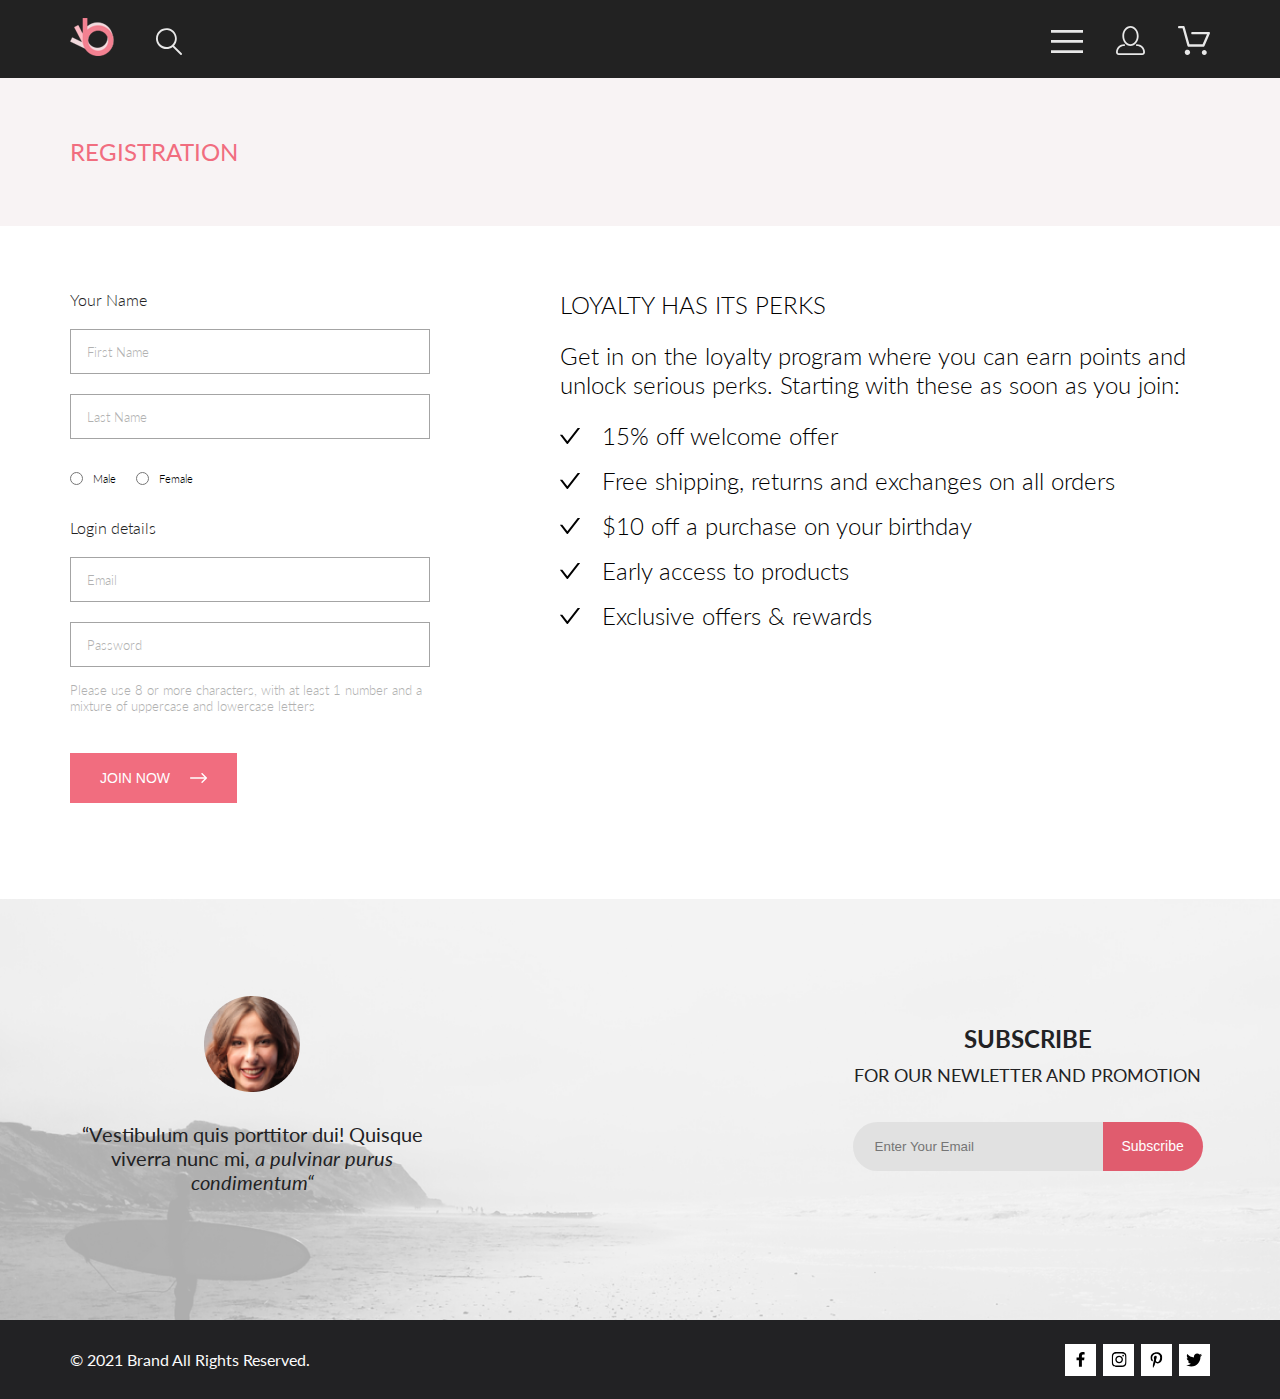
<file: registration.html>
<!DOCTYPE html>
<html lang="en">
  <head>
    <meta charset="UTF-8" />
    <meta name="viewport" content="width=device-width, initial-scale=1.0" />
    <title>Registration</title>
    <link rel="preconnect" href="https://fonts.googleapis.com" />
    <link rel="preconnect" href="https://fonts.gstatic.com" crossorigin />
    <link
      href="https://fonts.googleapis.com/css2?family=Lato:wght@300;400;700;900&display=swap"
      rel="stylesheet"
    />
    <link rel="preconnect" href="https://fonts.googleapis.com" />
    <link rel="preconnect" href="https://fonts.gstatic.com" crossorigin />
    <link rel="stylesheet" href="./scss/style.css" />
  </head>

  <body>
    <div class="header center__header">
      <div class="flex__header">
        <div class="left__header">
          <a class="header__logo" href="#"
            ><img src="img/logo.png" alt="logo"
          /></a>
          <svg
            class="header__search"
            xmlns="http://www.w3.org/2000/svg"
            width="27"
            height="28"
            viewBox="0 0 27 28"
            fill="none"
          >
            <path
              d="M19.0589 17.6251C20.6705 15.865 21.6275 13.6039 21.769 11.2216C21.9106 8.83932 21.2281 6.48088 19.8362 4.54232C18.4443 2.60377 16.4278 1.20318 14.1252 0.575765C11.8227 -0.0516554 9.37437 0.132305 7.19143 1.09675C5.0085 2.0612 3.22389 3.74739 2.1373 5.87217C1.05071 7.99695 0.728322 10.4309 1.22426 12.7653C1.72021 15.0997 3.00428 17.1923 4.86085 18.6919C6.71741 20.1914 9.0334 21.0064 11.4199 21.0001C13.6723 21.0031 15.8638 20.2691 17.6599 18.9101L25.4079 26.7171C25.4934 26.8061 25.5958 26.8772 25.7091 26.9261C25.8225 26.9751 25.9444 27.0009 26.0679 27.0021C26.1916 27.0024 26.314 26.9773 26.4276 26.9283C26.5411 26.8793 26.6434 26.8074 26.7279 26.7171C26.9018 26.5362 26.999 26.295 26.999 26.0441C26.999 25.7931 26.9018 25.5519 26.7279 25.371L19.0589 17.6251ZM2.88589 10.5001C2.89873 8.81477 3.41021 7.17101 4.35586 5.776C5.30151 4.38098 6.63899 3.29715 8.1997 2.66114C9.76042 2.02513 11.4745 1.86542 13.1258 2.20213C14.7772 2.53884 16.2919 3.3569 17.479 4.55319C18.6661 5.74948 19.4725 7.27044 19.7965 8.92433C20.1204 10.5782 19.9475 12.291 19.2995 13.8468C18.6515 15.4026 17.5574 16.7316 16.1551 17.6665C14.7529 18.6014 13.1052 19.1002 11.4199 19.1C9.14843 19.0892 6.97409 18.1775 5.3741 16.5652C3.77412 14.9528 2.87924 12.7715 2.88589 10.5001Z"
              fill="#E8E8E8"
            />
          </svg>
        </div>
        <div class="right__header">
          <svg
            xmlns="http://www.w3.org/2000/svg"
            width="159"
            height="29"
            viewBox="0 0 159 29"
            fill="none"
          >
            <path
              d="M0 27V24.31H32V27H0ZM0 16.76V14.07H32V16.76H0ZM0 6.69V4H32V6.69H0Z"
              fill="#E8E8E8"
            />
            <path
              d="M79.5 19.937C84 19.937 87.656 15.464 87.656 9.968C87.656 4.472 84 0 79.5 0C78.3631 0.0217413 77.2463 0.303398 76.2351 0.823397C75.2239 1.34339 74.3451 2.08794 73.666 3C72.1266 4.99573 71.3082 7.45381 71.344 9.974C71.344 15.465 75 19.937 79.5 19.937ZM79.5 1.813C83 1.813 85.844 5.472 85.844 9.969C85.844 14.466 82.998 18.125 79.5 18.125C76.002 18.125 73.156 14.465 73.155 9.969C73.154 5.473 76 1.813 79.5 1.813ZM85.844 18.125C85.6036 18.125 85.373 18.2205 85.203 18.3905C85.033 18.5605 84.9375 18.7911 84.9375 19.0315C84.9375 19.2719 85.033 19.5025 85.203 19.6725C85.373 19.8425 85.6036 19.938 85.844 19.938C87.526 19.9399 89.1386 20.6088 90.3279 21.7982C91.5172 22.9875 92.1861 24.6 92.188 26.282C92.1875 26.5221 92.0918 26.7523 91.922 26.9221C91.7522 27.0918 91.5221 27.1875 91.282 27.188H67.72C67.4798 27.1875 67.2497 27.0918 67.08 26.9221C66.9102 26.7523 66.8145 26.5221 66.814 26.282C66.8161 24.6001 67.4852 22.9877 68.6744 21.7985C69.8637 20.6092 71.4761 19.9401 73.158 19.938C73.3982 19.938 73.6287 19.8425 73.7986 19.6726C73.9685 19.5027 74.064 19.2723 74.064 19.032C74.064 18.7917 73.9685 18.5613 73.7986 18.3914C73.6287 18.2215 73.3982 18.126 73.158 18.126C70.9954 18.1279 68.922 18.9875 67.3926 20.5164C65.8631 22.0453 65.0026 24.1185 65 26.281C65.0008 27.0019 65.2875 27.693 65.7972 28.2027C66.307 28.7125 66.9981 28.9992 67.719 29H91.282C92.0027 28.9989 92.6936 28.7121 93.2031 28.2024C93.7126 27.6927 93.9992 27.0017 94 26.281C93.9974 24.1187 93.1372 22.0457 91.6083 20.5168C90.0793 18.9878 88.0063 18.1276 85.844 18.125Z"
              fill="#E8E8E8"
            />
            <path
              d="M153.201 29C152.553 28.9738 151.942 28.6948 151.497 28.2227C151.053 27.7506 150.811 27.1232 150.824 26.475C150.838 25.8269 151.104 25.2097 151.567 24.7559C152.03 24.3022 152.653 24.048 153.301 24.048C153.949 24.048 154.572 24.3022 155.035 24.7559C155.498 25.2097 155.764 25.8269 155.777 26.475C155.791 27.1232 155.549 27.7506 155.105 28.2227C154.66 28.6948 154.049 28.9738 153.401 29H153.201ZM133.753 26.32C133.753 25.79 133.91 25.2718 134.205 24.8311C134.499 24.3904 134.918 24.0469 135.407 23.844C135.897 23.6412 136.436 23.5881 136.956 23.6915C137.476 23.7949 137.953 24.0502 138.328 24.425C138.703 24.7998 138.958 25.2773 139.062 25.7972C139.165 26.317 139.112 26.8559 138.909 27.3456C138.706 27.8353 138.363 28.2539 137.922 28.5483C137.481 28.8428 136.963 29 136.433 29C136.081 29.0003 135.732 28.9311 135.407 28.7966C135.081 28.662 134.786 28.4646 134.537 28.2158C134.288 27.9669 134.09 27.6713 133.955 27.3461C133.82 27.0208 133.751 26.6721 133.751 26.32H133.753ZM137.553 20.686C137.294 20.6868 137.041 20.6024 136.834 20.4457C136.627 20.2891 136.478 20.0689 136.408 19.819L131.575 2.36401H128.182C127.869 2.36401 127.568 2.23947 127.346 2.01781C127.125 1.79614 127 1.49549 127 1.18201C127 0.868519 127.125 0.567873 127.346 0.346205C127.568 0.124537 127.869 5.81268e-06 128.182 5.81268e-06H132.463C132.723 -0.00080736 132.975 0.0837201 133.182 0.240568C133.388 0.397416 133.538 0.617884 133.607 0.868006L138.44 18.323H151.618L156.001 8.27501H141.401C141.243 8.27961 141.085 8.25242 140.938 8.19507C140.79 8.13771 140.656 8.05134 140.542 7.94108C140.429 7.83082 140.339 7.69891 140.277 7.55315C140.215 7.40739 140.184 7.25075 140.184 7.0925C140.184 6.93426 140.215 6.77762 140.277 6.63186C140.339 6.4861 140.429 6.35419 140.542 6.24393C140.656 6.13367 140.79 6.0473 140.938 5.98994C141.085 5.93259 141.243 5.90541 141.401 5.91001H157.814C158.01 5.90996 158.202 5.95866 158.374 6.05172C158.547 6.14478 158.693 6.27926 158.8 6.44301C158.908 6.60729 158.973 6.79569 158.991 6.99145C159.008 7.18721 158.977 7.38424 158.9 7.565L153.495 19.977C153.403 20.1876 153.251 20.3668 153.058 20.4927C152.866 20.6186 152.641 20.6858 152.411 20.686H137.553Z"
              fill="#E8E8E8"
            />
          </svg>
        </div>
        <div class="right__headerMobile">
          <svg
            xmlns="http://www.w3.org/2000/svg"
            width="32"
            height="23"
            viewBox="0 0 32 23"
            fill="none"
          >
            <path
              d="M0 23V20.31H32V23H0ZM0 12.76V10.07H32V12.76H0ZM0 2.69V0H32V2.69H0Z"
              fill="#E8E8E8"
            />
          </svg>
        </div>
      </div>
    </div>
    <div class="postheader">
      <div class="postheader__content center">
        <h2 class="postheader__header">REGISTRATION</h2>
      </div>
    </div>
    <div class="registration center">
      <div class="registration-form">
        <form class="registration-form__form" action="#">
          <div class="registration-form__form__item">
            <h2 class="registration-form__form__item__title">Your Name</h2>
            <input
              class="registration-form__form__item__input"
              type="text"
              placeholder="First Name"
            />
            <input
              class="registration-form__form__item__input"
              type="text"
              placeholder="Last Name"
            />
          </div>
          <div class="registration-form__form__radio">
            <label class="registration-form__form__radio__label"
              ><input
                class="registration-form__form__radio__input"
                type="radio"
                name="gender"
              />Male</label
            >
            <label class="registration-form__form__radio__label"
              ><input
                class="registration-form__form__radio__input"
                type="radio"
                name="gender"
              />Female</label
            >
          </div>
          <div class="registration-form__form__item">
            <h2 class="registration-form__form__item__title">Login details</h2>
            <input
              class="registration-form__form__item__input"
              type="email"
              placeholder="Email"
            />
            <input
              class="registration-form__form__item__input"
              type="password"
              placeholder="Password"
            />
          </div>
          <p class="registration-form__form__text">
            Please use 8 or more characters, with at least 1 number and a
            mixture of uppercase and lowercase letters
          </p>
          <button class="registration-form__form__button" type="submit">
            <span>JOIN NOW</span
            ><svg
              xmlns="http://www.w3.org/2000/svg"
              width="17"
              height="10"
              viewBox="0 0 17 10"
              fill="none"
            >
              <path
                fill-rule="evenodd"
                clip-rule="evenodd"
                d="M11.54 0.208095C11.6058 0.142131 11.684 0.0897967 11.77 0.0540883C11.8561 0.01838 11.9483 0 12.0415 0C12.1347 0 12.2269 0.01838 12.313 0.0540883C12.399 0.0897967 12.4772 0.142131 12.543 0.208095L16.7929 4.458C16.8589 4.5238 16.9112 4.60196 16.9469 4.68802C16.9826 4.77407 17.001 4.86632 17.001 4.95949C17.001 5.05266 16.9826 5.14491 16.9469 5.23097C16.9112 5.31702 16.8589 5.39518 16.7929 5.46098L12.543 9.71089C12.41 9.84389 12.2296 9.91861 12.0415 9.91861C11.8534 9.91861 11.673 9.84389 11.54 9.71089C11.407 9.57788 11.3323 9.39749 11.3323 9.2094C11.3323 9.0213 11.407 8.84091 11.54 8.70791L15.2898 4.95949L11.54 1.21107C11.474 1.14528 11.4217 1.06711 11.386 0.981059C11.3503 0.895005 11.3319 0.802752 11.3319 0.709584C11.3319 0.616415 11.3503 0.524162 11.386 0.438109C11.4217 0.352055 11.474 0.273891 11.54 0.208095Z"
                fill="white"
              />
              <path
                fill-rule="evenodd"
                clip-rule="evenodd"
                d="M0 4.95948C0 4.77162 0.0746263 4.59146 0.207462 4.45862C0.340297 4.32579 0.52046 4.25116 0.708318 4.25116H15.583C15.7708 4.25116 15.951 4.32579 16.0838 4.45862C16.2167 4.59146 16.2913 4.77162 16.2913 4.95948C16.2913 5.14734 16.2167 5.3275 16.0838 5.46033C15.951 5.59317 15.7708 5.6678 15.583 5.6678H0.708318C0.52046 5.6678 0.340297 5.59317 0.207462 5.46033C0.0746263 5.3275 0 5.14734 0 4.95948Z"
                fill="white"
              />
            </svg>
          </button>
        </form>
      </div>
      <div class="registration-content">
        <h1 class="registration-content__title">LOYALTY HAS ITS PERKS</h1>
        <p class="registration-content__text">
          Get in on the loyalty program where you can earn points and unlock
          serious perks. Starting with these as soon as you join:
        </p>
        <ul class="registration-content__list">
          <li class="registration-content__list__item1">
            <svg
              xmlns="http://www.w3.org/2000/svg"
              width="20"
              height="16"
              viewBox="0 0 20 16"
              fill="none"
            >
              <path
                d="M19.8035 0H18.0904C17.8502 0 17.6222 0.111827 17.4752 0.303176L7.3702 13.2826L2.52481 7.05754C2.45151 6.96318 2.35808 6.88688 2.25153 6.83438C2.14499 6.78187 2.0281 6.75451 1.90963 6.75437H0.196467C0.032258 6.75437 -0.0584248 6.94572 0.0420614 7.07494L6.75503 15.6981C7.06874 16.1006 7.67166 16.1006 7.98782 15.6981L19.9579 0.318087C20.0584 0.191349 19.9677 0 19.8035 0Z"
                fill="black"
              />
            </svg>
          </li>
          <li class="registration-content__list__item2">
            <svg
              xmlns="http://www.w3.org/2000/svg"
              width="20"
              height="16"
              viewBox="0 0 20 16"
              fill="none"
            >
              <path
                d="M19.8035 0H18.0904C17.8502 0 17.6222 0.111827 17.4752 0.303176L7.3702 13.2826L2.52481 7.05754C2.45151 6.96318 2.35808 6.88688 2.25153 6.83438C2.14499 6.78187 2.0281 6.75451 1.90963 6.75437H0.196467C0.032258 6.75437 -0.0584248 6.94572 0.0420614 7.07494L6.75503 15.6981C7.06874 16.1006 7.67166 16.1006 7.98782 15.6981L19.9579 0.318087C20.0584 0.191349 19.9677 0 19.8035 0Z"
                fill="black"
              />
            </svg>
          </li>
          <li class="registration-content__list__item3">
            <svg
              xmlns="http://www.w3.org/2000/svg"
              width="20"
              height="16"
              viewBox="0 0 20 16"
              fill="none"
            >
              <path
                d="M19.8035 0H18.0904C17.8502 0 17.6222 0.111827 17.4752 0.303176L7.3702 13.2826L2.52481 7.05754C2.45151 6.96318 2.35808 6.88688 2.25153 6.83438C2.14499 6.78187 2.0281 6.75451 1.90963 6.75437H0.196467C0.032258 6.75437 -0.0584248 6.94572 0.0420614 7.07494L6.75503 15.6981C7.06874 16.1006 7.67166 16.1006 7.98782 15.6981L19.9579 0.318087C20.0584 0.191349 19.9677 0 19.8035 0Z"
                fill="black"
              />
            </svg>
          </li>
          <li class="registration-content__list__item4">
            <svg
              xmlns="http://www.w3.org/2000/svg"
              width="20"
              height="16"
              viewBox="0 0 20 16"
              fill="none"
            >
              <path
                d="M19.8035 0H18.0904C17.8502 0 17.6222 0.111827 17.4752 0.303176L7.3702 13.2826L2.52481 7.05754C2.45151 6.96318 2.35808 6.88688 2.25153 6.83438C2.14499 6.78187 2.0281 6.75451 1.90963 6.75437H0.196467C0.032258 6.75437 -0.0584248 6.94572 0.0420614 7.07494L6.75503 15.6981C7.06874 16.1006 7.67166 16.1006 7.98782 15.6981L19.9579 0.318087C20.0584 0.191349 19.9677 0 19.8035 0Z"
                fill="black"
              />
            </svg>
          </li>
          <li class="registration-content__list__item5">
            <svg
              xmlns="http://www.w3.org/2000/svg"
              width="20"
              height="16"
              viewBox="0 0 20 16"
              fill="none"
            >
              <path
                d="M19.8035 0H18.0904C17.8502 0 17.6222 0.111827 17.4752 0.303176L7.3702 13.2826L2.52481 7.05754C2.45151 6.96318 2.35808 6.88688 2.25153 6.83438C2.14499 6.78187 2.0281 6.75451 1.90963 6.75437H0.196467C0.032258 6.75437 -0.0584248 6.94572 0.0420614 7.07494L6.75503 15.6981C7.06874 16.1006 7.67166 16.1006 7.98782 15.6981L19.9579 0.318087C20.0584 0.191349 19.9677 0 19.8035 0Z"
                fill="black"
              />
            </svg>
          </li>
        </ul>
      </div>
    </div>
    <section class="prefooter__content center">
      <div class="prefooter__background"></div>
      <div class="prefooter__block">
        <img
          class="prefooter__image"
          src="img/prefooter_image.png"
          alt="foto content"
        />
        <p class="prefooter__text">
          “Vestibulum quis porttitor dui! Quisque viverra nunc mi,
          <span class="italic__text">a pulvinar purus condimentum“</span>
        </p>
      </div>
      <div class="prefooter__block">
        <div class="header__block">
          <h3 class="prefooter__header">SUBSCRIBE</h3>
          <h4 class="prefooter__subtitle">FOR OUR NEWLETTER AND PROMOTION</h4>
        </div>
        <form action="#" class="prefooter__form">
          <input
            class="prefooter__input"
            type="email"
            placeholder="Enter Your Email"
          />
          <button class="prefooter__button" type="submit">Subscribe</button>
        </form>
      </div>
    </section>
    <footer class="footer center__header">
      <div class="footer__content">© 2021 Brand All Rights Reserved.</div>
      <nav class="footer__navigation">
        <div class="icons">
          <svg
            xmlns="http://www.w3.org/2000/svg"
            width="11"
            height="16"
            viewBox="0 0 11 16"
            fill="none"
          >
            <path
              d="M9.08827 8.28L9.50677 5.61602H6.89013V3.88729C6.89013 3.15847 7.25565 2.44806 8.42756 2.44806H9.61713V0.179975C9.61713 0.179975 8.53763 0 7.50551 0C5.35064 0 3.94211 1.27593 3.94211 3.5857V5.61602H1.54678V8.28H3.94211V14.72H6.89013V8.28H9.08827Z"
              fill="black"
            />
          </svg>
        </div>
        <div class="icons">
          <svg
            xmlns="http://www.w3.org/2000/svg"
            width="16"
            height="17"
            viewBox="0 0 16 17"
            fill="none"
          >
            <g clip-path="url(#clip0_190_1610)">
              <path
                d="M8.13677 4.68162C6.02163 4.68162 4.31555 6.38494 4.31555 8.49666C4.31555 10.6084 6.02163 12.3117 8.13677 12.3117C10.2519 12.3117 11.958 10.6084 11.958 8.49666C11.958 6.38494 10.2519 4.68162 8.13677 4.68162ZM8.13677 10.9769C6.76991 10.9769 5.65248 9.86463 5.65248 8.49666C5.65248 7.12869 6.76658 6.01639 8.13677 6.01639C9.50695 6.01639 10.6211 7.12869 10.6211 8.49666C10.6211 9.86463 9.50363 10.9769 8.13677 10.9769ZM13.0056 4.52557C13.0056 5.02029 12.6065 5.41541 12.1143 5.41541C11.6188 5.41541 11.223 5.01697 11.223 4.52557C11.223 4.03416 11.6221 3.63572 12.1143 3.63572C12.6065 3.63572 13.0056 4.03416 13.0056 4.52557ZM15.5364 5.42869C15.4799 4.2367 15.2072 3.18084 14.3325 2.31092C13.4612 1.441 12.4036 1.16873 11.2097 1.10897C9.9792 1.03924 6.29101 1.03924 5.0605 1.10897C3.8699 1.16541 2.81233 1.43768 1.93768 2.3076C1.06302 3.17752 0.793639 4.23338 0.733776 5.42537C0.663937 6.65389 0.663937 10.3361 0.733776 11.5646C0.790313 12.7566 1.06302 13.8125 1.93768 14.6824C2.81233 15.5523 3.86658 15.8246 5.0605 15.8844C6.29101 15.9541 9.9792 15.9541 11.2097 15.8844C12.4036 15.8279 13.4612 15.5556 14.3325 14.6824C15.2039 13.8125 15.4766 12.7566 15.5364 11.5646C15.6063 10.3361 15.6063 6.65721 15.5364 5.42869ZM13.9468 12.8828C13.6874 13.5336 13.1852 14.0349 12.53 14.2972C11.5489 14.6857 9.22094 14.5961 8.13677 14.5961C7.05259 14.5961 4.72128 14.6824 3.74353 14.2972C3.09169 14.0383 2.58951 13.5369 2.32678 12.8828C1.93768 11.9033 2.02747 9.57908 2.02747 8.49666C2.02747 7.41424 1.941 5.0867 2.32678 4.11053C2.58619 3.45975 3.08837 2.95838 3.74353 2.69608C4.72461 2.3076 7.05259 2.39725 8.13677 2.39725C9.22094 2.39725 11.5523 2.31092 12.53 2.69608C13.1818 2.95506 13.684 3.45643 13.9468 4.11053C14.3359 5.09002 14.2461 7.41424 14.2461 8.49666C14.2461 9.57908 14.3359 11.9066 13.9468 12.8828Z"
                fill="black"
              />
            </g>
            <defs>
              <clipPath id="clip0_190_1610">
                <rect
                  width="14.8991"
                  height="17"
                  fill="white"
                  transform="translate(0.68396)"
                />
              </clipPath>
            </defs>
          </svg>
        </div>
        <div class="icons">
          <svg
            xmlns="http://www.w3.org/2000/svg"
            width="13"
            height="16"
            viewBox="0 0 13 16"
            fill="none"
          >
            <g clip-path="url(#clip0_190_1618)">
              <path
                d="M6.7402 0.203125C3.55552 0.203125 0.408081 2.34063 0.408081 5.8C0.408081 8 1.63726 9.25 2.38221 9.25C2.68951 9.25 2.86643 8.3875 2.86643 8.14375C2.86643 7.85313 2.13079 7.23438 2.13079 6.025C2.13079 3.5125 4.03043 1.73125 6.48878 1.73125C8.60259 1.73125 10.167 2.94062 10.167 5.1625C10.167 6.82187 9.50585 9.93437 7.3641 9.93437C6.59121 9.93437 5.93006 9.37187 5.93006 8.56563C5.93006 7.38438 6.74951 6.24062 6.74951 5.02187C6.74951 2.95312 3.83487 3.32812 3.83487 5.82812C3.83487 6.35313 3.90006 6.93437 4.13286 7.4125C3.70451 9.26875 2.82919 12.0344 2.82919 13.9469C2.82919 14.5375 2.91299 15.1188 2.96886 15.7094C3.0744 15.8281 3.02163 15.8156 3.18304 15.7563C4.74744 13.6 4.69157 13.1781 5.39928 10.3562C5.78107 11.0875 6.76814 11.4812 7.55034 11.4812C10.8468 11.4812 12.3274 8.24688 12.3274 5.33125C12.3274 2.22813 9.66415 0.203125 6.7402 0.203125Z"
                fill="black"
              />
            </g>
            <defs>
              <clipPath id="clip0_190_1618">
                <rect
                  width="11.9193"
                  height="16"
                  fill="white"
                  transform="translate(0.408081)"
                />
              </clipPath>
            </defs>
          </svg>
        </div>
        <div class="icons">
          <svg
            xmlns="http://www.w3.org/2000/svg"
            width="17"
            height="16"
            viewBox="0 0 17 16"
            fill="none"
          >
            <g clip-path="url(#clip0_190_1614)">
              <path
                d="M14.4181 4.74107C14.4281 4.88319 14.4281 5.02535 14.4281 5.16747C14.4281 9.50247 11.1509 14.4974 5.16096 14.4974C3.31558 14.4974 1.60132 13.9593 0.159302 13.0253C0.421495 13.0558 0.673569 13.0659 0.94585 13.0659C2.46851 13.0659 3.8702 12.5482 4.98953 11.6649C3.5576 11.6345 2.3576 10.6903 1.94415 9.39081C2.14585 9.42125 2.34751 9.44156 2.5593 9.44156C2.85172 9.44156 3.14418 9.40094 3.41643 9.32991C1.92401 9.02531 0.80465 7.70553 0.80465 6.11163V6.07103C1.23825 6.31469 1.74249 6.46697 2.2769 6.48725C1.39959 5.89841 0.824826 4.89335 0.824826 3.75628C0.824826 3.14716 0.98614 2.58878 1.26851 2.10147C2.87187 4.09131 5.28195 5.39078 7.98443 5.53294C7.93403 5.28928 7.90376 5.0355 7.90376 4.78169C7.90376 2.97457 9.35586 1.5025 11.1609 1.5025C12.0987 1.5025 12.9457 1.89844 13.5407 2.53803C14.2768 2.39591 14.9827 2.12178 15.6079 1.74616C15.3659 2.5076 14.8516 3.14719 14.176 3.55325C14.8315 3.48222 15.4668 3.29944 16.0516 3.04566C15.608 3.69538 15.0533 4.27403 14.4181 4.74107Z"
                fill="black"
              />
            </g>
            <defs>
              <clipPath id="clip0_190_1614">
                <rect
                  width="15.8924"
                  height="16"
                  fill="white"
                  transform="translate(0.159302)"
                />
              </clipPath>
            </defs>
          </svg>
        </div>
      </nav>
    </footer>
  </body>
</html>
</file>
<file: scss/style.css>
* {
  margin: 0;
  padding: 0;
  outline: none;
  box-sizing: border-box;
}

body {
  font-family: Lato;
}

a {
  text-decoration: none;
}

img {
  max-width: 100%;
}

.center {
  padding-left: calc(50% - 570px);
  padding-right: calc(50% - 570px);
}

.header {
  background-color: #222;
}

.center__header {
  padding-left: calc(50% - 570px);
  padding-right: calc(50% - 570px);
}

.header__logo {
  width: 44px;
  height: 38px;
  flex-shrink: 0;
  margin-top: 18px;
  margin-bottom: 19px;
}

.header__search {
  margin-top: 28px;
  margin-bottom: 20px;
}

.flex__header {
  display: flex;
  justify-content: space-between;
}

.right__header {
  margin-top: 26px;
  margin-bottom: 20px;
}

.right__headerMobile {
  display: none;
}

.left__header {
  display: flex;
  justify-content: space-between;
  gap: 41px;
}

.cover {
  margin-bottom: 65px;
  display: flex;
  background: #f1e4e6;
  padding-left: calc(50% - 800px);
  padding-right: calc(50% - 800px);
}

.image__cover {
  width: 50%;
}
.image__cover .foto__model {
  max-width: 100%;
}

.heading__cover {
  margin-left: 63px;
}

.title__block {
  border-left: 12px solid #f16d7f;
  padding-left: 16px;
  margin-top: 48%;
}

.title__cover {
  color: #222;
  font-size: 48px;
  font-style: normal;
  font-weight: 900;
  line-height: normal;
}

.subtitle__cover {
  color: #222;
  font-size: 32px;
  font-style: normal;
  font-weight: 700;
  line-height: normal;
}

.subtitle__pink {
  color: #f16d7f;
  font-size: 32px;
  font-style: normal;
  font-weight: 700;
  line-height: normal;
}

.item__content {
  position: relative;
}

.text__content {
  position: absolute;
  top: 0;
  left: 0;
  right: 0;
  bottom: 0;
  z-index: 14;
  background: rgba(33, 22, 22, 0.7);
  color: #fff;
  text-align: center;
  font-size: 16px;
  font-style: normal;
  font-weight: 400;
  line-height: normal;
}

.text__content:hover {
  background: rgba(231, 169, 169, 0.2);
}

.first__content {
  display: grid;
  grid-template-columns: repeat(3, 1fr);
  gap: 30px;
  margin-bottom: 96px;
}

.horisontal {
  grid-column: span 3;
}

.text__pink {
  color: #f16d7f;
  font-size: 24px;
  font-style: normal;
  font-weight: 700;
  line-height: normal;
}

.text__block {
  display: flex;
  flex-direction: column;
  align-items: center;
  margin-top: 105px;
}

.long__block {
  margin-top: 65px;
}

.second__title {
  color: #222;
  font-size: 30px;
  font-style: normal;
  font-weight: 400;
  line-height: normal;
}

.title__text {
  color: #9f9f9f;
  font-size: 15px;
  font-style: normal;
  font-weight: 400;
  line-height: normal;
}

.flex__second {
  display: flex;
  flex-direction: column;
  align-items: center;
  gap: 6px;
}

.second__heading {
  margin-bottom: 48px;
}

.product__block {
  background-color: #f8f8f8;
  position: relative;
}

.title__description {
  color: #000;
  font-size: 13px;
  font-style: normal;
  font-weight: 400;
  line-height: normal;
}

.product__foto {
  margin-bottom: 25px;
  position: relative;
}

.add__cart {
  display: none;
}

.text__cart {
  color: #ffffff;
  font-size: 14px;
  font-style: normal;
  font-weight: 400;
  line-height: normal;
}

.product__foto:hover .product__background {
  position: absolute;
  top: 0;
  left: 0;
  right: 0;
  bottom: 0;
  background: rgba(58, 56, 56, 0.86);
}

.product__foto:hover .add__cart {
  display: flex;
  flex-direction: row;
  align-items: center;
  justify-content: center;
  gap: 11px;
  border: #ffffff 1px solid;
  padding-top: 11px;
  padding-bottom: 8px;
  padding-right: 12px;
  padding-left: 13px;
  position: absolute;
  top: 188px;
  left: 110px;
}

.product__description {
  display: flex;
  flex-direction: column;
  align-items: flex-start;
  gap: 16px;
  padding-left: 16px;
  padding-right: 16px;
}

.text__description {
  color: #5d5d5d;
  font-size: 14px;
  font-style: normal;
  font-weight: 300;
  line-height: normal;
  width: 314px;
}

.price {
  color: #f16d7f;
  font-size: 16px;
  font-style: normal;
  font-weight: 400;
  line-height: normal;
  margin-bottom: 20px;
}

.product__board {
  margin-bottom: 48px;
  display: grid;
  grid-template-columns: repeat(auto-fit, minmax(300px, 1fr));
  gap: 30px;
}

.button__browse {
  color: #f26376;
  font-size: 16px;
  font-style: normal;
  font-weight: 400;
  line-height: normal;
  background-color: #fff;
  border-color: #f26376;
  padding: 15px 39px 14px 39px;
  border-style: solid;
  border-width: 1px;
}

.button__browse:hover {
  color: #fff;
  background-color: #f26376;
}

.button__block {
  margin-bottom: 95px;
  text-align: center;
}

.dark__content {
  background-color: #222224;
  padding-top: 103px;
  padding-bottom: 104px;
  display: flex;
  flex-direction: row;
  align-items: center;
  justify-content: space-between;
  gap: 30px;
}

.dark__block {
  display: flex;
  flex-direction: column;
  align-items: center;
}

.dark__icon1 {
  margin-bottom: 28px;
}

.dark__icon2 {
  margin-bottom: 19px;
}

.dark__icon3 {
  margin-bottom: 25px;
}

.dark__subtitle {
  color: #fbfbfb;
  font-size: 20px;
  font-style: normal;
  font-weight: 400;
  line-height: normal;
  margin-bottom: 16px;
}

.dark__text {
  color: #fbfbfb;
  font-size: 14px;
  font-style: normal;
  font-weight: 300;
  line-height: normal;
  text-align: center;
  width: 85%;
}

.prefooter__content {
  background-image: url(../img/prefooter_fon.png);
  background-position: bottom;
  background-size: cover;
  position: relative;
  padding-top: 97px;
  padding-bottom: 126px;
  display: flex;
  flex-direction: row;
  align-items: center;
  justify-content: space-between;
  gap: 322px;
}

.prefooter__background {
  position: absolute;
  top: 0;
  left: 0;
  right: 0;
  bottom: 0;
  background: rgba(244, 244, 244, 0.7);
}

.prefooter__block {
  display: flex;
  flex-direction: column;
  align-items: center;
  width: 32%;
  position: relative;
}

.prefooter__image {
  margin-bottom: 30px;
}

.prefooter__text {
  color: #222224;
  font-size: 20px;
  font-style: normal;
  font-weight: 400;
  line-height: normal;
  text-align: center;
}

.italic__text {
  font-style: italic;
}

.header__block {
  margin-bottom: 32px;
  display: flex;
  flex-direction: column;
  align-items: center;
}

.prefooter__header {
  color: #222224;
  font-size: 24px;
  font-style: normal;
  font-weight: 700;
  line-height: normal;
  text-align: center;
  line-height: 167.2%;
  /* 40.128px */
}

.prefooter__subtitle {
  color: #222224;
  font-size: 18px;
  font-style: normal;
  font-weight: 400;
  line-height: normal;
  line-height: 167.2%;
}

.prefooter__form {
  display: flex;
  flex-direction: row;
  align-items: center;
}

.prefooter__input {
  width: 250px;
  height: 49px;
  background-color: #e1e1e1;
  border: none;
  border-radius: 25px 0 0 25px;
  padding-left: 22px;
  padding-right: 22px;
}

.prefooter__button {
  width: 100px;
  height: 49px;
  background-color: #e05c6e;
  border: none;
  border-radius: 0 25px 25px 0;
  color: #fff;
  font-size: 14px;
  font-style: normal;
  font-weight: 400;
  line-height: normal;
  text-align: center;
}

.footer {
  background-color: #222224;
  display: flex;
  flex-direction: row;
  align-items: center;
  justify-content: space-between;
  gap: 655px;
}

.footer__content {
  color: #fbfbfb;
  font-size: 16px;
  font-style: normal;
  font-weight: 400;
  line-height: normal;
  margin-top: 30px;
  margin-bottom: 30px;
}

.footer__navigation {
  display: flex;
  flex-direction: row;
  align-items: center;
  justify-content: space-between;
  gap: 7px;
}

.icons {
  background-color: #fff;
  width: 31px;
  height: 32px;
  display: flex;
  justify-content: center;
  align-items: center;
}

.icons:hover {
  background-color: #f16d7f;
}

.icons:hover path {
  fill: #fff;
}

@media (min-width: 768px) and (max-width: 1024px) {
  .center {
    padding-left: calc(50% - 368px);
    padding-right: calc(50% - 368px);
  }
  .product__board {
    gap: 16px;
    margin-bottom: 32px;
  }
  .first__content {
    gap: 19px;
    margin-bottom: 109px;
  }
  .cover {
    padding-left: calc(50% - 384px);
    padding-right: calc(50% - 384px);
  }
  .center__header {
    padding-left: calc(50% - 352px);
    padding-right: calc(50% - 352px);
  }
  .title__cover {
    font-size: 44px;
  }
  .subtitle__cover {
    font-size: 24px;
  }
  .subtitle__pink {
    font-size: 24px;
  }
  .heading__cover {
    margin-left: 39px;
  }
  .text__block {
    margin-top: 58px;
  }
  .long__block {
    margin-top: 33px;
  }
  .button__block {
    margin-bottom: 70px;
  }
  .dark__content {
    flex-direction: column;
    gap: 48px;
    padding-bottom: 64px;
    padding-top: 48px;
  }
  .dark__text {
    width: 65%;
  }
  .prefooter__content {
    background-image: url(img/prefooter_fonTablet.png);
    background-position: bottom;
    background-size: cover;
    display: flex;
    flex-direction: column;
    align-items: center;
    gap: 48px;
    padding-top: 64px;
    padding-bottom: 140px;
  }
  .prefooter__block {
    width: 52%;
  }
  .header__block {
    margin-bottom: 27px;
    display: flex;
    flex-direction: column;
    align-items: center;
  }
  .footer {
    display: flex;
    flex-direction: row;
    align-items: center;
    justify-content: space-between;
    gap: 305px;
  }
}
@media (min-width: 320px) and (max-width: 767px) {
  .center {
    padding-left: calc(50% - 179px);
    padding-right: calc(50% - 179px);
  }
  .center__header {
    padding-left: calc(50% - 179px);
    padding-right: calc(50% - 179px);
  }
  .image__cover {
    display: none;
  }
  .right__header {
    display: none;
  }
  .right__headerMobile {
    display: block;
    margin-top: 25px;
    margin-bottom: 26px;
    margin-right: 16px;
  }
  .left__header {
    margin-left: 16px;
  }
  .title__cover {
    font-size: 38px;
  }
  .subtitle__cover {
    font-size: 20px;
  }
  .subtitle__pink {
    font-size: 20px;
  }
  .heading__cover {
    margin-top: 148px;
    margin-bottom: 149px;
  }
  .title__block {
    margin-top: 0;
  }
  .first__content {
    display: flex;
    flex-direction: column;
    gap: 32px;
    margin-bottom: 64px;
    padding-left: 16px;
    padding-right: 16px;
  }
  .image__content1,
  .image__content2,
  .image__content3,
  .image__content4 {
    display: none;
  }
  .long__block {
    margin-top: 30px;
  }
  .flex__second {
    gap: 3px;
  }
  .second__heading {
    margin-bottom: 64px;
  }
  .product__board {
    gap: 16px;
    margin-bottom: 40px;
  }
  .button__block {
    margin-bottom: 85px;
  }
  .item__content {
    background-position: top;
    background-size: cover;
    height: 247px;
  }
  .content1 {
    background-image: url(../img/foto_content1.png);
  }
  .content2 {
    background-image: url(../img/foto_content2.png);
  }
  .content3 {
    background-image: url(../img/foto_content3.png);
  }
  .horisontal {
    background-image: url(../img/foto_content4.png);
    height: 111px;
    background-size: cover;
    background-position: center;
  }
  .dark__content {
    flex-direction: column;
    gap: 46px;
    padding-bottom: 81px;
    padding-top: 48px;
  }
  .dark__text {
    width: 85%;
  }
  .dark__icon1 {
    margin-bottom: 27px;
  }
  .dark__icon2 {
    margin-bottom: 18px;
  }
  .dark__icon3 {
    margin-bottom: 24px;
  }
  .dark__subtitle {
    margin-bottom: 14px;
  }
  .prefooter__content {
    background-image: url(img/prefooter_fonTablet.png);
    background-position: bottom;
    background-size: cover;
    display: flex;
    flex-direction: column;
    align-items: center;
    gap: 59px;
    padding-top: 64px;
    padding-bottom: 109px;
  }
  .prefooter__block {
    width: 80%;
  }
  .prefooter__text {
    font-size: 18px;
  }
  .header__block {
    margin-bottom: 24px;
  }
  .prefooter__subtitle {
    font-size: 14px;
  }
  .prefooter__input {
    height: 46px;
  }
  .prefooter__button {
    height: 46px;
  }
  .prefooter__image {
    height: 91px;
  }
  .footer {
    display: flex;
    flex-direction: column-reverse;
    align-items: center;
    gap: 40px;
    padding-top: 43px;
    padding-bottom: 9px;
  }
  .footer__content {
    margin: 0;
  }
}
@media (min-width: 768px) and (max-width: 1024px) {
  .center {
    padding-left: calc(50% - 368px);
    padding-right: calc(50% - 368px);
  }
  .product__board {
    gap: 16px;
    margin-bottom: 32px;
  }
  .first__content {
    gap: 19px;
    margin-bottom: 109px;
  }
  .cover {
    padding-left: calc(50% - 384px);
    padding-right: calc(50% - 384px);
  }
  .center__header {
    padding-left: calc(50% - 352px);
    padding-right: calc(50% - 352px);
  }
  .title__cover {
    font-size: 44px;
  }
  .subtitle__cover {
    font-size: 24px;
  }
  .subtitle__pink {
    font-size: 24px;
  }
  .heading__cover {
    margin-left: 39px;
  }
  .text__block {
    margin-top: 58px;
  }
  .long__block {
    margin-top: 33px;
  }
  .button__block {
    margin-bottom: 70px;
  }
  .dark__content {
    flex-direction: column;
    gap: 48px;
    padding-bottom: 64px;
    padding-top: 48px;
  }
  .dark__text {
    width: 65%;
  }
  .prefooter__content {
    background-image: url(img/prefooter_fonTablet.png);
    background-position: bottom;
    background-size: cover;
    display: flex;
    flex-direction: column;
    align-items: center;
    gap: 48px;
    padding-top: 64px;
    padding-bottom: 140px;
  }
  .prefooter__block {
    width: 52%;
  }
  .header__block {
    margin-bottom: 27px;
    display: flex;
    flex-direction: column;
    align-items: center;
  }
  .footer {
    display: flex;
    flex-direction: row;
    align-items: center;
    justify-content: space-between;
    gap: 305px;
  }
}
@media (min-width: 320px) and (max-width: 767px) {
  .center {
    padding-left: calc(50% - 179px);
    padding-right: calc(50% - 179px);
  }
  .center__header {
    padding-left: calc(50% - 179px);
    padding-right: calc(50% - 179px);
  }
  .image__cover {
    display: none;
  }
  .right__header {
    display: none;
  }
  .right__headerMobile {
    display: block;
    margin-top: 25px;
    margin-bottom: 26px;
    margin-right: 16px;
  }
  .left__header {
    margin-left: 16px;
  }
  .title__cover {
    font-size: 38px;
  }
  .subtitle__cover {
    font-size: 20px;
  }
  .subtitle__pink {
    font-size: 20px;
  }
  .heading__cover {
    margin-top: 148px;
    margin-bottom: 149px;
  }
  .title__block {
    margin-top: 0;
  }
  .first__content {
    display: flex;
    flex-direction: column;
    gap: 32px;
    margin-bottom: 64px;
    padding-left: 16px;
    padding-right: 16px;
  }
  .image__content1,
  .image__content2,
  .image__content3,
  .image__content4 {
    display: none;
  }
  .long__block {
    margin-top: 30px;
  }
  .flex__second {
    gap: 3px;
  }
  .second__heading {
    margin-bottom: 64px;
  }
  .product__board {
    gap: 16px;
    margin-bottom: 40px;
  }
  .button__block {
    margin-bottom: 85px;
  }
  .item__content {
    background-position: top;
    background-size: cover;
    height: 247px;
  }
  .content1 {
    background-image: url(../img/foto_content1.png);
  }
  .content2 {
    background-image: url(../img/foto_content2.png);
  }
  .content3 {
    background-image: url(../img/foto_content3.png);
  }
  .horisontal {
    background-image: url(../img/foto_content4.png);
    height: 111px;
    background-size: cover;
    background-position: center;
  }
  .dark__content {
    flex-direction: column;
    gap: 46px;
    padding-bottom: 81px;
    padding-top: 48px;
  }
  .dark__text {
    width: 85%;
  }
  .dark__icon1 {
    margin-bottom: 27px;
  }
  .dark__icon2 {
    margin-bottom: 18px;
  }
  .dark__icon3 {
    margin-bottom: 24px;
  }
  .dark__subtitle {
    margin-bottom: 14px;
  }
  .prefooter__content {
    background-image: url(img/prefooter_fonTablet.png);
    background-position: bottom;
    background-size: cover;
    display: flex;
    flex-direction: column;
    align-items: center;
    gap: 59px;
    padding-top: 64px;
    padding-bottom: 109px;
  }
  .prefooter__block {
    width: 80%;
  }
  .prefooter__text {
    font-size: 18px;
  }
  .header__block {
    margin-bottom: 24px;
  }
  .prefooter__subtitle {
    font-size: 14px;
  }
  .prefooter__input {
    height: 46px;
  }
  .prefooter__button {
    height: 46px;
  }
  .prefooter__image {
    height: 91px;
  }
  .footer {
    display: flex;
    flex-direction: column-reverse;
    align-items: center;
    gap: 40px;
    padding-top: 43px;
    padding-bottom: 9px;
  }
  .footer__content {
    margin: 0;
  }
}
.postheader {
  background-color: #f8f3f4;
  padding-top: 59px;
  padding-bottom: 60px;
}
.postheader__content {
  display: flex;
  flex-direction: row;
  align-items: center;
  justify-content: space-between;
}
.postheader__content .postheader__header {
  color: #f16d7f;
  font-size: 24px;
  font-style: normal;
  font-weight: 400;
  line-height: normal;
}
.postheader__content .breadcrumbs__link {
  text-decoration: none;
  color: #636363;
  font-size: 14px;
  font-style: normal;
  font-weight: 300;
  line-height: normal;
}
.postheader__content .breadcrumb__select {
  color: #f16d7f;
  font-size: 14px;
  font-style: normal;
  font-weight: 700;
  line-height: normal;
}

.product {
  position: relative;
}
.product-content {
  background-color: #f7f7f7;
  padding-top: 11px;
  padding-bottom: 42px;
  border: 1px solid #eaeaea;
  display: flex;
  flex-direction: row;
  align-items: center;
  justify-content: space-between;
}
.product-content .product__leftarrow,
.product-content .product__rightarrow {
  width: 47px;
  height: 47px;
  background-color: rgba(42, 42, 42, 0.15);
  display: flex;
  align-items: center;
  justify-content: center;
}
.product__info {
  padding-top: 64px;
  padding-bottom: 64px;
  background-color: #fff;
  display: flex;
  flex-direction: column;
  align-items: center;
  border: 1px solid #eaeaea;
  position: absolute;
  top: 712px;
  left: 230px;
  right: 230px;
}
.product__info .info__subtitle {
  margin-bottom: 12px;
  color: #f16d7f;
  font-size: 14px;
  font-style: normal;
  font-weight: 300;
  line-height: normal;
}
.product__info .info__shortborder {
  margin-bottom: 12px;
}
.product__info .info__title {
  margin-bottom: 48px;
  color: #4d4d4d;
  font-size: 18px;
  font-style: normal;
  font-weight: 300;
  line-height: normal;
}
.product__info .info__description {
  margin-bottom: 32px;
  color: #5e5e5e;
  font-size: 14px;
  font-style: normal;
  font-weight: 300;
  line-height: normal;
  text-align: center;
  padding-left: 293px;
  padding-right: 293px;
}
.product__info .info__price {
  margin-bottom: 65px;
  color: #ef5b70;
  font-size: 24px;
  font-style: normal;
  font-weight: 300;
  line-height: normal;
}
.product__info .info__longborder {
  margin-bottom: 65px;
}
.product__info .product__property {
  margin-bottom: 48px;
  display: flex;
  flex-direction: row;
  align-items: center;
  justify-content: space-between;
  gap: 42px;
}
.product__info .product__property .property__element {
  display: flex;
  flex-direction: row;
  align-items: center;
  justify-content: space-between;
  gap: 9px;
}
.product__info .info__button {
  color: #f26376;
  font-size: 16px;
  font-style: normal;
  font-weight: 400;
  line-height: normal;
  background-color: #fff;
  border: 1px solid #f16d7f;
  display: flex;
  flex-direction: row;
  align-items: center;
  justify-content: space-between;
  gap: 22px;
  padding: 15px 57px 9px 24px;
}

.another__products {
  margin-top: 664px;
  display: grid;
  grid-template-columns: repeat(auto-fit, minmax(250px, 1fr));
  margin-bottom: 128px;
  gap: 30px;
}

@media (min-width: 768px) and (max-width: 1024px) {
  .center {
    padding-left: calc(50% - 368px);
    padding-right: calc(50% - 368px);
  }
  .product__info {
    position: static;
    margin-bottom: 129px;
  }
  .product__info .info__description {
    padding-left: 103px;
    padding-right: 103px;
  }
  .third__block {
    display: none;
  }
  .another__products {
    gap: 16px;
    margin-top: 0;
  }
}
@media (min-width: 320px) and (max-width: 767px) {
  .product-content {
    padding-top: 84px;
    padding-bottom: 85px;
  }
  .product-content img {
    max-width: 80%;
  }
  .product__info {
    position: static;
  }
  .product__info .info__title {
    margin-bottom: 31px;
  }
  .product__info .info__description {
    padding-left: 24px;
    padding-right: 25px;
  }
  .product__info .info__longborder {
    width: 175px;
    margin-bottom: 49px;
  }
  .product__info .info__price {
    margin-bottom: 31px;
  }
  .product__info .product__property {
    margin-bottom: 64px;
    gap: 24px;
  }
  .product__info .product__property .property__element {
    font-size: 10px;
  }
  .another__products {
    margin-top: 64px;
    margin-bottom: 64px;
  }
  .another__products .product-hidden {
    display: none;
  }
}
summary {
  display: block;
}

summary::-webkit-details-marker {
  display: none;
}

.filter {
  display: flex;
  gap: 30px;
  padding-top: 51px;
}

.filter__menu {
  width: 360px;
  padding-top: 13px;
  margin-bottom: 64px;
  background-color: #fff;
}
.filter__menu[open] {
  box-shadow: 6px 14px 35px 0px rgba(0, 0, 0, 0.21);
}
.filter__menu[open] .menu__content {
  box-shadow: 6px 46px 35px 0px rgba(0, 0, 0, 0.21);
}
.filter__menu .filter__heading {
  color: #000;
  font-size: 14px;
  font-style: normal;
  font-weight: 600;
  line-height: normal;
  display: flex;
  gap: 11px;
  align-items: center;
}
.filter__menu[open] .filter__heading {
  color: #f16d7f;
  font-size: 14px;
  font-style: normal;
  font-weight: 600;
  line-height: normal;
  padding-left: 17px;
}
.filter__menu[open] path {
  fill: #f16d7f;
}
.filter__menu .menu__content {
  padding: 16px 15px 16px 17px;
  display: flex;
  flex-direction: column;
  gap: 26px;
  position: absolute;
  z-index: 5;
  width: 360px;
  background-color: #fff;
}
.filter__menu .menu__content .menu__item .content__head {
  color: #6f6e6e;
  font-size: 14px;
  font-style: normal;
  font-weight: 400;
  line-height: normal;
  padding-bottom: 11px;
  padding-left: 11px;
  padding-top: 11px;
  border-bottom: 1px solid #ebebeb;
  border-left: 4px solid #f16d7f;
}
.filter__menu .menu__content .menu__item[open] .content__head {
  color: #f16d7f;
  font-size: 14px;
  font-style: normal;
  font-weight: 400;
  line-height: normal;
}
.filter__menu .menu__content .menu__item .menu__links {
  padding-top: 24px;
  display: flex;
  flex-direction: column;
  gap: 11px;
  padding-left: 15px;
}
.filter__menu .menu__content .menu__item .menu__links .menu__link {
  color: #6f6e6e;
  font-size: 14px;
  font-style: normal;
  font-weight: 400;
  line-height: normal;
}

.sort {
  display: flex;
  flex-direction: row;
  gap: 28px;
}
.sort__item {
  padding-top: 13px;
  background-color: #fff;
}
.sort__item .sort__heading {
  display: flex;
  align-items: center;
  gap: 10px;
  color: #6f6e6e;
  font-size: 14px;
  font-style: normal;
  font-weight: 400;
  line-height: normal;
}
.sort__item .sort__content {
  display: flex;
  flex-direction: column;
  gap: 9px;
  margin-top: 5px;
  width: 79px;
  position: absolute;
  z-index: 5;
  padding: 7px 30px 11px 9px;
  background-color: #fff;
  box-shadow: 6px 4px 35px 0px rgba(0, 0, 0, 0.21);
}
.sort__item .sort__content .sort__label {
  display: flex;
  gap: 9px;
  align-items: center;
  color: #6f6e6e;
  font-size: 14px;
  font-style: normal;
  font-weight: 400;
  line-height: normal;
  font-family: Roboto;
}

.pagination {
  display: flex;
  align-items: center;
  gap: 17px;
  justify-content: center;
  border: 1px solid #ebebeb;
  padding: 11px 15px 12px 15px;
  width: 283px;
  margin: 32px auto 96px auto;
}
.pagination-number {
  color: #c4c4c4;
  font-size: 16px;
  font-style: normal;
  font-weight: 300;
  line-height: normal;
}

@media (min-width: 768px) and (max-width: 1024px) {
  .center {
    padding-left: calc(50% - 368px);
    padding-right: calc(50% - 368px);
  }
  .filter {
    padding-top: 24px;
  }
  .filter__menu {
    margin-bottom: 40px;
  }
  .third__block {
    display: none;
  }
  .pagination {
    margin: 8px auto 63px auto;
  }
  .pagination-arrow {
    max-width: unset;
  }
}
@media (min-width: 320px) and (max-width: 767px) {
  .postheader {
    padding-top: 24px;
    padding-bottom: 46px;
  }
  .postheader-flex {
    flex-direction: column;
    gap: 32px;
  }
  .filter {
    padding-top: 26px;
    gap: 60px;
  }
  .filter .filter__menu {
    margin-bottom: 32px;
    width: unset;
  }
  .filter .filter__menu .filter__heading {
    padding-left: 0;
  }
  .filter .filter__menu .filter__heading .filter-span {
    display: none;
  }
  .filter .filter__menu .filter__heading svg {
    width: 37px;
    height: 25px;
  }
  .filter .sort {
    gap: 23px;
  }
  .filter .sort .sort__item .sort__heading {
    font-size: 12px;
    gap: 9px;
  }
  .pagination {
    margin: 0 auto 64px auto;
  }
}
input[type=number]::-webkit-outer-spin-button,
input[type=number]::-webkit-inner-spin-button {
  -webkit-appearance: none;
}

.basket__content {
  display: flex;
  flex-direction: row;
  margin-top: 96px;
  justify-content: space-between;
  margin-top: 96px;
  margin-bottom: 128px;
}
.basket__content .basket__cards {
  display: flex;
  flex-direction: column;
  gap: 40px;
  width: 58%;
}
.basket__content .basket__info {
  display: flex;
  flex-direction: column;
  gap: 57px;
  width: 32%;
}
.basket__content .basket__info .basket__form {
  display: flex;
  flex-direction: column;
  gap: 20px;
}
.basket__content .basket__info .basket__form .form__heading {
  padding-top: 17px;
  color: #222;
  font-size: 16px;
  font-style: normal;
  font-weight: 300;
  line-height: normal;
}
.basket__content .basket__info .basket__form .form__input {
  height: 45px;
  padding-left: 16px;
  border: 1px solid #a4a4a4;
  font-family: Lato;
}
.basket__content .basket__info .basket__form .form__input .form__input::-webkit-input-placeholder {
  color: #222;
  font-size: 13px;
  font-style: normal;
  font-weight: 300;
  line-height: normal;
}
.basket__content .basket__info .basket__form .form__button {
  height: 35px;
  width: 101px;
  background-color: #fff;
  border: 1px solid #a4a4a4;
  color: #4a4a4a;
  font-size: 11px;
  font-style: normal;
  font-weight: 300;
  line-height: normal;
  font-family: Lato;
}
.basket__content .basket__info .basket__form .form__button:hover {
  background-color: #f16d7f;
  transition: background-color 0.4s;
  color: #fff;
  border: none;
}
.basket__content .basket__info .total {
  display: flex;
  flex-direction: column;
  background-color: #f5f3f3;
  padding: 39px 44px 42px 44px;
}
.basket__content .basket__info .total .total__subtitle {
  margin-bottom: 12px;
  color: #4a4a4a;
  font-size: 11px;
  font-style: normal;
  font-weight: 400;
  line-height: normal;
  margin-left: 174px;
}
.basket__content .basket__info .total .total__subtitle .subtitle__price {
  padding-left: 15px;
}
.basket__content .basket__info .total .total__title {
  margin-bottom: 21px;
  color: #222;
  font-size: 16px;
  font-style: normal;
  font-weight: 300;
  line-height: normal;
  margin-left: 109px;
}
.basket__content .basket__info .total .total__title .title__price {
  color: #f16d7f;
  font-size: 16px;
  font-style: normal;
  font-weight: 700;
  line-height: normal;
  padding-left: 15px;
}
.basket__content .basket__info .total .total__line {
  margin-bottom: 17px;
}
.basket__content .basket__info .total .total__button {
  height: 50px;
  background-color: #f16d7f;
  color: #fff;
  font-size: 16px;
  font-style: normal;
  font-weight: 300;
  line-height: normal;
  border: none;
  font-family: Lato;
}
.basket__content .basket__info .total .total__button:hover {
  background-color: #fff;
  transition: background-color 0.4s;
  color: #4a4a4a;
  border: 1px solid #4a4a4a;
}
.basket__content .basket__buttons {
  display: flex;
  flex-direction: row;
  justify-content: space-between;
  margin-top: 32px;
}
.basket__content .basket__buttons .basket__button {
  width: 225px;
  height: 50px;
  background-color: #fff;
  border: 1px solid #a4a4a4;
  color: #000;
  font-size: 14px;
  font-style: normal;
  font-weight: 300;
  line-height: normal;
  font-family: Lato;
}
.basket__content .basket__buttons .basket__button:hover {
  background-color: #f16d7f;
  transition: background-color 0.4s;
  color: #fff;
  border: none;
}

.card__item {
  display: flex;
  flex-direction: row;
  box-shadow: 10px 15px 15px #eaeaea;
}
.card__item .card__description {
  display: flex;
  flex-direction: column;
  margin: 22px 97px 62px 31px;
  position: relative;
}
.card__item .card__description .card__heading {
  color: #222;
  font-size: 24px;
  font-style: normal;
  font-weight: 400;
  line-height: normal;
  margin-bottom: 42px;
  width: 262px;
}
.card__item .card__description .card__cross {
  position: absolute;
  left: 328px;
  top: 7px;
}
.card__item .card__description .card__cross:hover {
  transform: scale(1.5, 1.5);
  transition: transform 0.4s;
}
.card__item .card__description .card__info {
  display: flex;
  flex-direction: column;
  gap: 6px;
}
.card__item .card__description .card__info .info__field {
  color: #575757;
  font-size: 22px;
  font-style: normal;
  font-weight: 400;
  line-height: normal;
}
.card__item .card__description .card__info .quantity__field {
  display: flex;
  flex-direction: row;
  gap: 24px;
  align-items: center;
}
.card__item .card__description .card__info .price__field {
  color: #ef5b70;
  font-size: 22px;
  font-style: normal;
  font-weight: 400;
  line-height: normal;
}
.card__item .card__description .card__info .desription__field {
  color: #6f6e6e;
  font-size: 22px;
  font-style: normal;
  font-weight: 400;
  line-height: normal;
}
.card__item .card__description .card__info .card__input {
  width: 44px;
  height: 24px;
  text-align: center;
  color: #656565;
  font-size: 18px;
  font-style: normal;
  font-weight: 400;
  line-height: normal;
  border: 1px solid #eaeaea;
}

@media (min-width: 768px) and (max-width: 1024px) {
  .center {
    padding-left: calc(50% - 368px);
    padding-right: calc(50% - 368px);
  }
  .basket__content {
    flex-direction: column;
    align-items: center;
    margin-top: 59px;
  }
  .basket__content .basket__cards {
    width: unset;
    margin-bottom: 64px;
  }
  .basket__content .basket__cards .card__item .card__description {
    margin: 22px 179px 62px 31px;
  }
  .basket__content .basket__cards .card__item .card__description .card__cross {
    left: 400px;
  }
  .basket__content .basket__cards .basket__buttons {
    justify-content: center;
    margin-top: 22px;
    gap: 48px;
  }
  .basket__content .basket__info {
    width: unset;
    flex-direction: row;
    gap: 15px;
  }
  .basket__content .basket__info .form__input {
    width: 356px;
  }
  .basket__content .basket__info .total {
    margin-top: 56px;
  }
}
@media (min-width: 320px) and (max-width: 767px) {
  .postheader__content {
    justify-content: center;
  }
  .basket__content {
    display: flex;
    flex-direction: column;
    align-items: center;
    margin-top: 39px;
    margin-bottom: 96px;
  }
  .basket__content .basket__cards {
    width: unset;
    gap: 30px;
    margin-bottom: 48px;
  }
  .basket__content .basket__cards .card__item img {
    width: 40%;
  }
  .basket__content .basket__cards .card__item .card__description {
    margin: 13px 53px 38px 17px;
    width: 60%;
  }
  .basket__content .basket__cards .card__item .card__description .card__heading {
    font-size: 16px;
    margin-bottom: 25px;
    width: unset;
  }
  .basket__content .basket__cards .card__item .card__description .info__field {
    font-size: 14px;
  }
  .basket__content .basket__cards .card__item .card__description .info__field .price__field,
  .basket__content .basket__cards .card__item .card__description .info__field .desription__field {
    font-size: 14px;
  }
  .basket__content .basket__cards .card__item .card__description .info__field .quantity__field {
    gap: 15px;
  }
  .basket__content .basket__cards .card__item .card__description .info__field .card__input {
    width: 24px;
    height: 15px;
    font-size: 10px;
  }
  .basket__content .basket__cards .card__item .card__description .card__cross {
    width: 9px;
    height: 11px;
    left: 170px;
  }
  .basket__content .basket__buttons {
    gap: 9px;
    margin-top: 0;
  }
  .basket__content .basket__buttons .basket__button {
    width: 175px;
    height: 33px;
    font-size: 12px;
  }
  .basket__content .basket__info {
    width: unset;
    gap: 48px;
  }
  .basket__content .basket__info .basket__form .button__get {
    font-weight: 400;
  }
}
.registration {
  display: flex;
  padding-top: 64px;
  padding-bottom: 96px;
  justify-content: space-between;
}
.registration-form {
  width: 32%;
}
.registration-form__form {
  display: flex;
  flex-direction: column;
}
.registration-form__form__item {
  display: flex;
  flex-direction: column;
  gap: 20px;
}
.registration-form__form__item__title {
  color: #222;
  font-size: 16px;
  font-style: normal;
  font-weight: 300;
  line-height: normal;
}
.registration-form__form__item__input {
  width: 360px;
  height: 45px;
  border: 1px solid #a4a4a4;
  color: #000;
  font-size: 13px;
  font-style: normal;
  font-weight: 400;
  line-height: normal;
  font-family: Lato;
  padding-left: 16px;
  padding-right: 16px;
}
.registration-form__form__item__input::-webkit-input-placeholder,
.registration-form__form__item textarea::-webkit-input-placeholder {
  color: #b1b1b1;
  font-size: 13px;
  font-style: normal;
  font-weight: 300;
  line-height: normal;
}
.registration-form__form__radio {
  padding-top: 33px;
  padding-bottom: 33px;
  display: flex;
  gap: 20px;
}
.registration-form__form__radio__label {
  display: flex;
  gap: 10px;
  color: #000;
  font-size: 11px;
  font-style: normal;
  font-weight: 300;
  line-height: normal;
}
.registration-form__form__text {
  padding-top: 15px;
  padding-bottom: 39px;
  color: #b1b1b1;
  font-size: 13px;
  font-style: normal;
  font-weight: 300;
  line-height: normal;
}
.registration-form__form__button {
  width: 167px;
  height: 50px;
  background-color: #f16d7f;
  border: none;
  color: #fff;
  font-size: 14px;
  font-style: normal;
  font-weight: 400;
  line-height: normal;
  transition: 0.3s;
}
.registration-form__form__button span {
  margin-right: 20px;
}
.registration-form__form__button:hover {
  background-color: #fff;
  color: #f16d7f;
  border: 1px solid #a4a4a4;
}
.registration-form__form__button:hover path {
  fill: #f16d7f;
}
.registration-content {
  display: flex;
  flex-direction: column;
  gap: 22px;
  width: 57%;
}
.registration-content__title {
  color: #000;
  font-size: 24px;
  font-style: normal;
  font-weight: 300;
  line-height: normal;
}
.registration-content__text {
  color: #000;
  font-size: 24px;
  font-style: normal;
  font-weight: 300;
  line-height: normal;
}
.registration-content__list {
  display: flex;
  flex-direction: column;
  gap: 16px;
  color: #000;
  font-size: 24px;
  font-style: normal;
  font-weight: 300;
  line-height: normal;
}
.registration-content__list__item1::after {
  content: "15% off welcome offer";
}
.registration-content__list__item2::after {
  content: "Free shipping, returns and exchanges on all orders";
}
.registration-content__list__item3::after {
  content: "$10 off a purchase on your birthday";
}
.registration-content__list__item4::after {
  content: "Early access to products";
}
.registration-content__list__item5::after {
  content: "Exclusive offers & rewards";
}
.registration-content__list__item1, .registration-content__list__item2, .registration-content__list__item3, .registration-content__list__item4, .registration-content__list__item5 {
  display: flex;
  gap: 22px;
  align-items: center;
}

@media (min-width: 768px) and (max-width: 1024px) {
  .registration {
    padding-top: 40px;
  }
  .registration-form {
    width: 48%;
  }
  .registration-content {
    width: 48%;
    gap: 22px;
  }
  .registration-content__title {
    font-size: 16px;
    margin-bottom: 6px;
  }
  .registration-content__text {
    font-size: 16px;
  }
  .registration-content__list {
    font-size: 16px;
  }
}
@media (min-width: 320px) and (max-width: 767px) {
  .postheader {
    padding-top: 60px;
    padding-bottom: 60px;
  }
  .registration {
    flex-direction: column;
    padding-top: 40px;
  }
  .registration-form {
    width: unset;
    margin-bottom: 40px;
  }
  .registration-content {
    width: unset;
  }
  .registration-content__title {
    font-size: 16px;
  }
  .registration-content__text {
    font-size: 16px;
  }
  .registration-content__list {
    font-size: 16px;
  }
}/*# sourceMappingURL=style.css.map */
</file>
